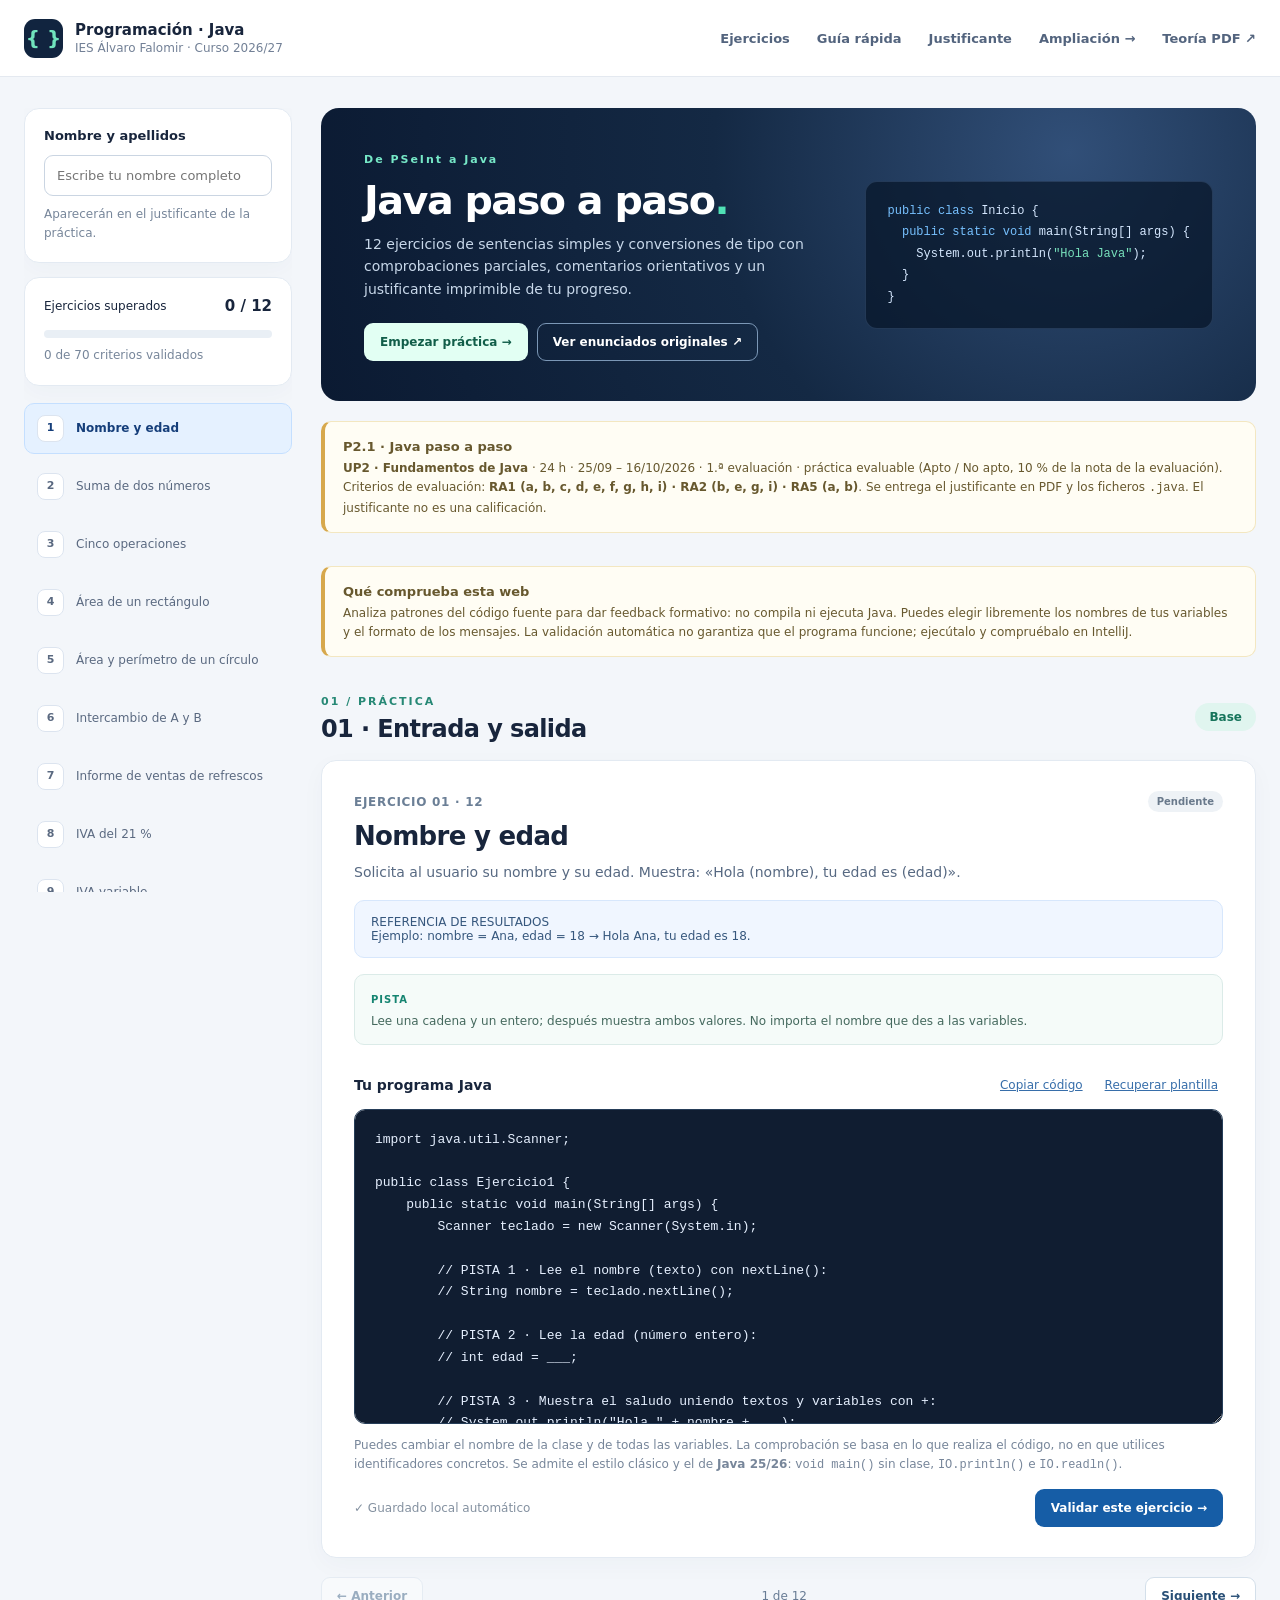
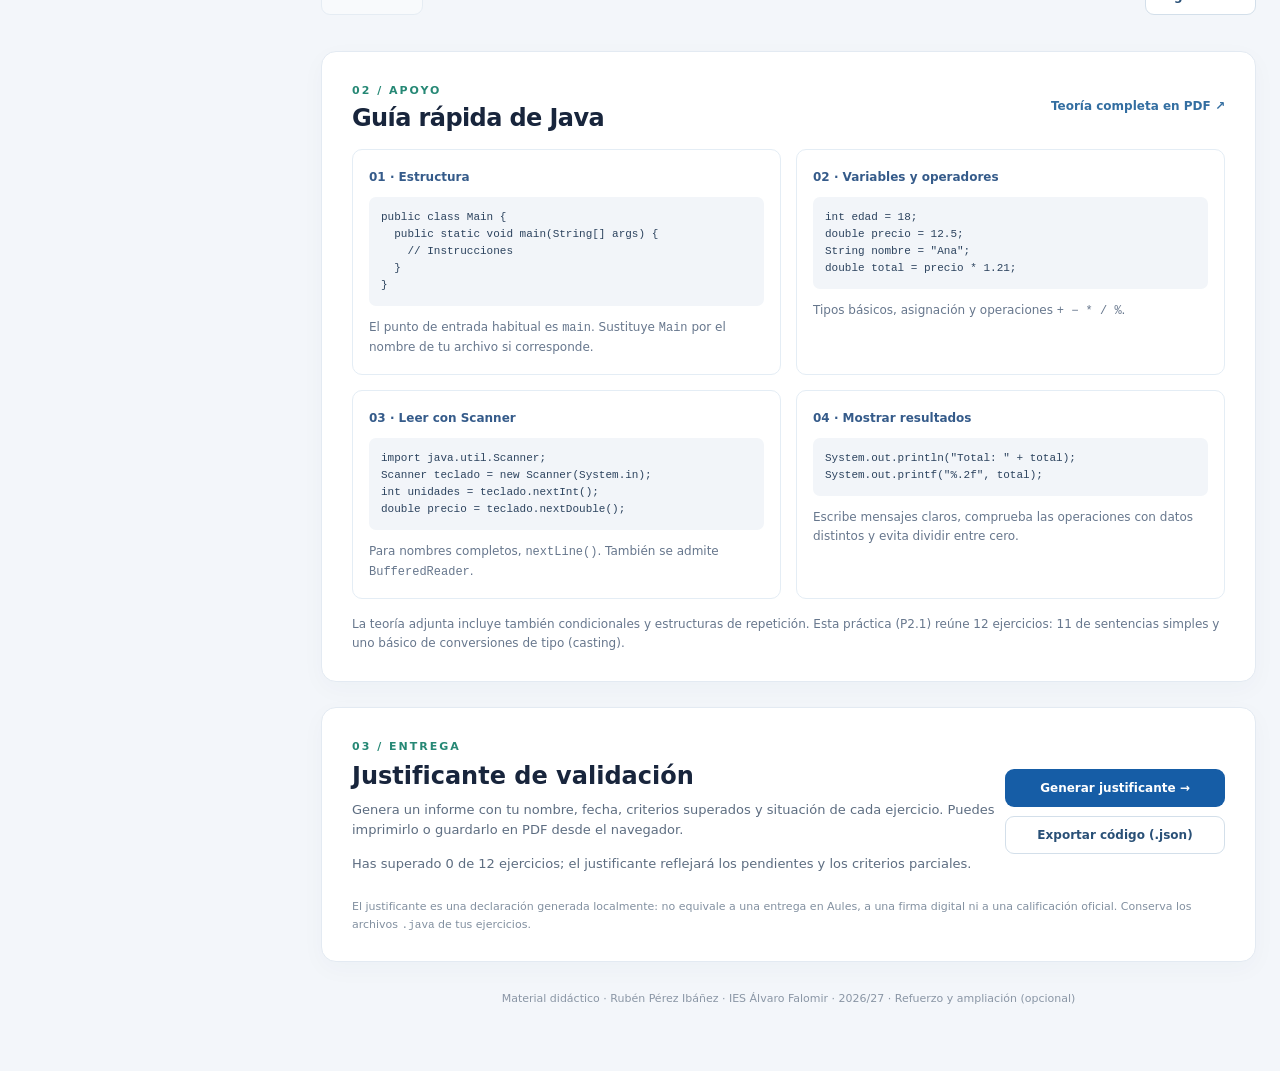
<file: index.html>
<!doctype html>
<html lang="es">
<head>
  <meta charset="utf-8">
  <meta name="viewport" content="width=device-width, initial-scale=1">
  <meta name="theme-color" content="#111d34">
  <meta name="description" content="Práctica de Java: sentencias simples, autovalidación formativa y justificante imprimible.">
  <title>Java paso a paso · Programación · Rubén Pérez Ibáñez</title>
  <link rel="stylesheet" href="styles.css">
  <script defer src="validator.js"></script>
  <script defer src="app.js"></script>
</head>
<body>
  <header class="topbar">
    <a href="#inicio" class="brand"><span class="brand-mark">{ }</span><span><strong>Programación · Java</strong><small>IES Álvaro Falomir · Curso 2026/27</small></span></a>
    <nav class="toplinks" aria-label="Navegación principal"><a href="#ejercicios">Ejercicios</a><a href="#guia">Guía rápida</a><a href="#entrega">Justificante</a><a href="ampliacion.html">Ampliación →</a><a href="material/Teoria_Java_elementos_basicos.pdf" target="_blank" rel="noopener">Teoría PDF ↗</a></nav>
  </header>

  <main id="inicio" class="shell">
    <aside class="sidebar">
      <section class="panel student-panel"><label for="studentName">Nombre y apellidos</label><input type="text" id="studentName" maxlength="120" placeholder="Escribe tu nombre completo" autocomplete="name"><p class="muted">Aparecerán en el justificante de la práctica.</p></section>
      <section class="panel progress-panel"><div class="inline"><span>Ejercicios superados</span><strong id="progressTotal">0 / 12</strong></div><div class="track"><div id="progressBar"></div></div><p class="muted" id="progressDetail">0 criterios validados</p></section>
      <nav id="exerciseNav" class="exercise-nav" aria-label="Seleccionar ejercicio"></nav>
      <section class="panel side-info"><strong>Modalidad de trabajo</strong><p>Resuelve cada ejercicio en <b>IntelliJ IDEA</b> y pega tu código aquí para recibir orientaciones. Los resultados se conservan en este navegador.</p><button id="resetBtn" class="btn subtle danger" type="button">Borrar mi progreso</button></section>
    </aside>

    <div class="workspace">
      <section class="hero"><div><span class="eyebrow">De PSeInt a Java</span><h1>Java paso a paso<span class="dot">.</span></h1><p>12 ejercicios de sentencias simples y conversiones de tipo con comprobaciones parciales, comentarios orientativos y un justificante imprimible de tu progreso.</p><div class="hero-actions"><a class="btn light" href="#ejercicios">Empezar práctica →</a><a class="btn outline-light" href="material/Ejercicios_Java_sentencias_simples.pdf" target="_blank" rel="noopener">Ver enunciados originales ↗</a></div></div><pre aria-hidden="true"><span>public class</span> Inicio {
  <span>public static void</span> main(String[] args) {
    System.out.println(<em>"Hola Java"</em>);
  }
}</pre></section>
      <section class="notice" role="note"><strong>P2.1 · Java paso a paso</strong><p><b>UP2 · Fundamentos de Java</b> · 24 h · 25/09 – 16/10/2026 · 1.ª evaluación · práctica evaluable (Apto / No apto, 10 % de la nota de la evaluación). Criterios de evaluación: <b>RA1 (a, b, c, d, e, f, g, h, i) · RA2 (b, e, g, i) · RA5 (a, b)</b>. Se entrega el justificante en PDF y los ficheros <code>.java</code>. El justificante no es una calificación.</p></section>
      <section class="notice" role="note"><strong>Qué comprueba esta web</strong><p>Analiza patrones del código fuente para dar feedback formativo: no compila ni ejecuta Java. Puedes elegir libremente los nombres de tus variables y el formato de los mensajes. La validación automática no garantiza que el programa funcione; ejecútalo y compruébalo en IntelliJ.</p></section>
      <section id="ejercicios" class="exercise-area"><div class="section-head"><div><span class="eyebrow dark">01 / PRÁCTICA</span><h2 id="exerciseHeading">Sentencias simples</h2></div><span id="levelBadge" class="badge">Base</span></div>
        <div class="exercise-card"><div class="number-row"><span id="exerciseNumber">Ejercicio 01 · 12</span><span id="exerciseState" class="pill">Pendiente</span></div><h3 id="exerciseTitle"></h3><p id="exerciseDesc" class="desc"></p><div id="exerciseData" class="data-box" hidden></div><div class="hint"><span>PISTA</span><p id="exerciseHint"></p></div>
          <div class="editor-head"><label for="codeEditor">Tu programa Java</label><div class="editor-actions"><button id="copyBtn" class="text-btn" type="button">Copiar código</button><button id="templateBtn" class="text-btn" type="button">Recuperar plantilla</button></div></div>
          <textarea id="codeEditor" spellcheck="false" autocapitalize="off" autocomplete="off" autocorrect="off" aria-describedby="editorHelp"></textarea><p id="editorHelp" class="muted editor-help">Puedes cambiar el nombre de la clase y de todas las variables. La comprobación se basa en lo que realiza el código, no en que utilices identificadores concretos. Se admite el estilo clásico y el de <b>Java 25/26</b>: <code>void main()</code> sin clase, <code>IO.println()</code> e <code>IO.readln()</code>.</p>
          <div class="editor-bottom"><span id="saveState" role="status">Guardado local automático</span><button id="validateBtn" class="btn primary" type="button">Validar este ejercicio →</button></div>
          <div id="feedback" class="feedback" aria-live="polite" hidden></div>
        </div>
        <div class="exercise-pagination"><button id="prevBtn" class="btn outline" type="button">← Anterior</button><span id="pagerText">1 de 12</span><button id="nextBtn" class="btn outline" type="button">Siguiente →</button></div>
      </section>

      <section id="guia" class="section-panel guide"><div class="section-head"><div><span class="eyebrow dark">02 / APOYO</span><h2>Guía rápida de Java</h2></div><a href="material/Teoria_Java_elementos_basicos.pdf" target="_blank" rel="noopener" class="small-link">Teoría completa en PDF ↗</a></div><div class="guide-grid"><article><b>01 · Estructura</b><pre>public class Main {
  public static void main(String[] args) {
    // Instrucciones
  }
}</pre><p>El punto de entrada habitual es <code>main</code>. Sustituye <code>Main</code> por el nombre de tu archivo si corresponde.</p></article><article><b>02 · Variables y operadores</b><pre>int edad = 18;
double precio = 12.5;
String nombre = "Ana";
double total = precio * 1.21;</pre><p>Tipos básicos, asignación y operaciones <code>+ − * / %</code>.</p></article><article><b>03 · Leer con Scanner</b><pre>import java.util.Scanner;
Scanner teclado = new Scanner(System.in);
int unidades = teclado.nextInt();
double precio = teclado.nextDouble();</pre><p>Para nombres completos, <code>nextLine()</code>. También se admite <code>BufferedReader</code>.</p></article><article><b>04 · Mostrar resultados</b><pre>System.out.println("Total: " + total);
System.out.printf("%.2f", total);</pre><p>Escribe mensajes claros, comprueba las operaciones con datos distintos y evita dividir entre cero.</p></article></div><p class="guide-foot">La teoría adjunta incluye también condicionales y estructuras de repetición. Esta práctica (P2.1) reúne 12 ejercicios: 11 de sentencias simples y uno básico de conversiones de tipo (casting).</p></section>
      <section id="entrega" class="finish section-panel"><div><span class="eyebrow dark">03 / ENTREGA</span><h2>Justificante de validación</h2><p>Genera un informe con tu nombre, fecha, criterios superados y situación de cada ejercicio. Puedes imprimirlo o guardarlo en PDF desde el navegador.</p><p id="finishStatus" class="muted"></p></div><div class="finish-actions"><button class="btn primary" type="button" id="receiptBtn">Generar justificante →</button><button class="btn outline" type="button" id="exportBtn">Exportar código (.json)</button></div><p class="legal">El justificante es una declaración generada localmente: no equivale a una entrega en Aules, a una firma digital ni a una calificación oficial. Conserva los archivos <code>.java</code> de tus ejercicios.</p></section>
      <footer class="footer">Material didáctico · Rubén Pérez Ibáñez · IES Álvaro Falomir · 2026/27 · <a href="refuerzo-ampliacion.html">Refuerzo y ampliación (opcional)</a></footer>
    </div>
  </main>

  <div id="receiptModal" class="modal" hidden><div class="backdrop" data-close></div><section class="modal-dialog" role="dialog" aria-modal="true" aria-labelledby="receiptTitle"><div class="modal-toolbar"><strong>Vista previa del justificante</strong><div><button id="printBtn" class="btn primary" type="button">Imprimir / Guardar PDF</button><button id="downloadBtn" class="btn outline" type="button">Descargar HTML</button><button class="btn subtle" type="button" data-close aria-label="Cerrar">Cerrar ×</button></div></div><article id="receiptDocument" class="receipt-document"></article></section></div>
</body>
</html>
</file>
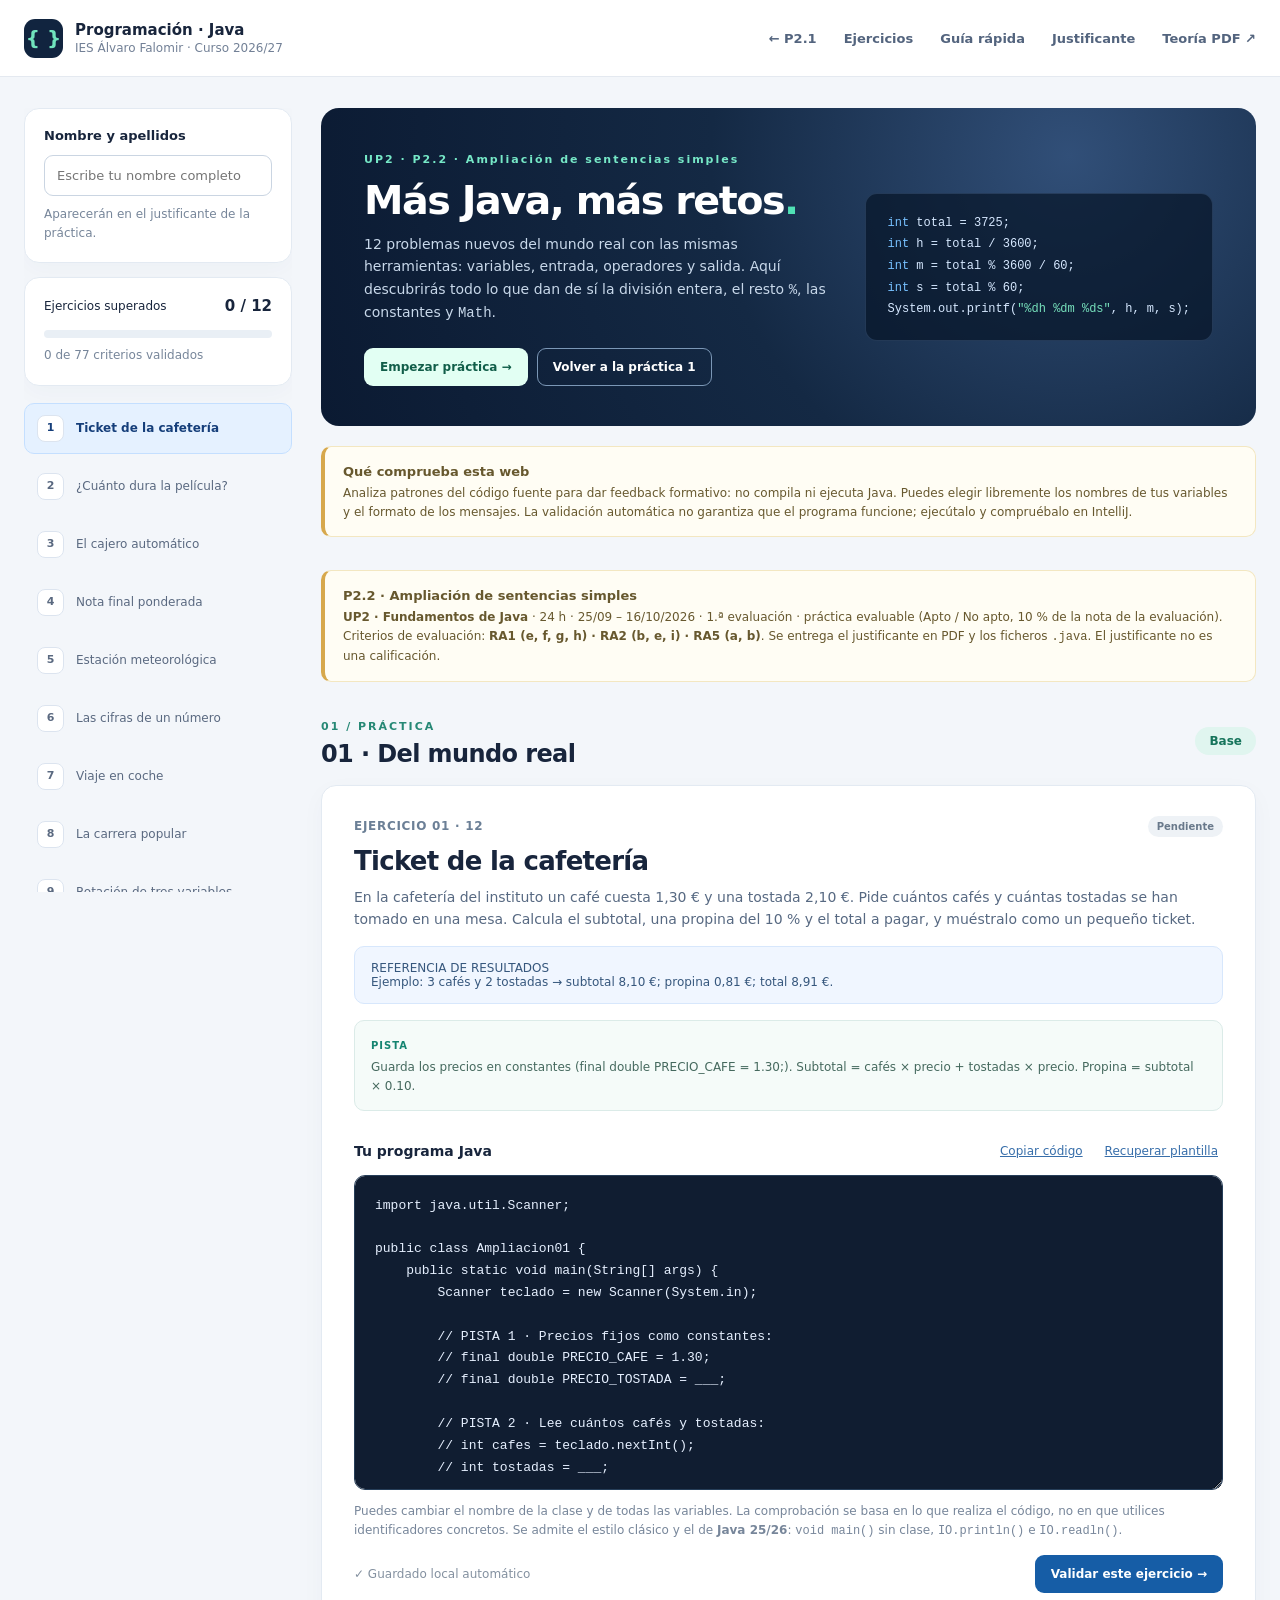
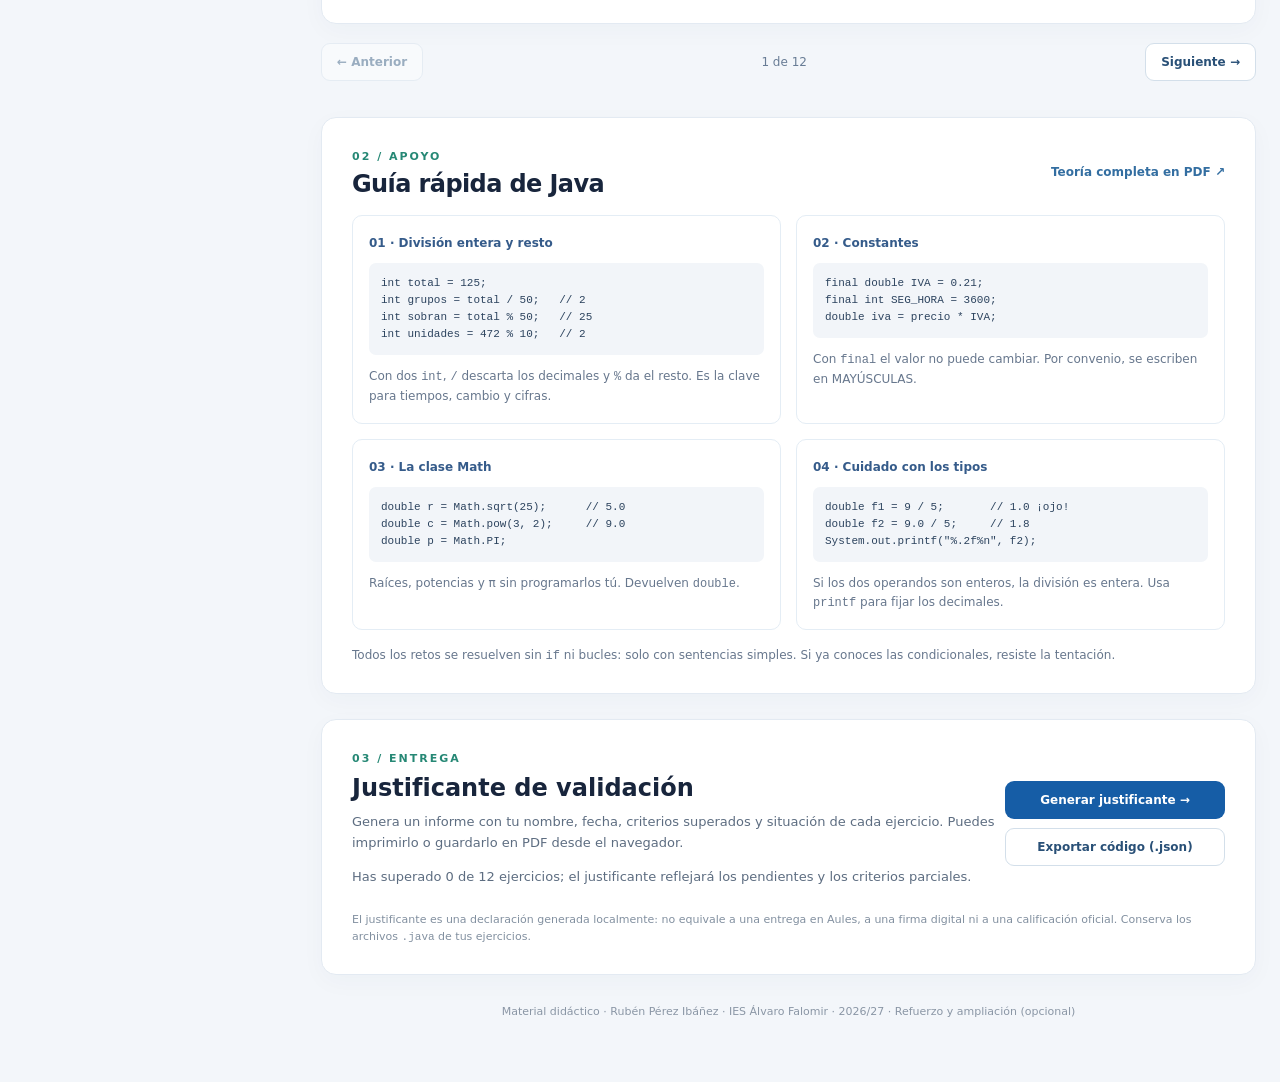
<file: ampliacion.html>
<!doctype html>
<html lang="es">
<head>
  <meta charset="utf-8">
  <meta name="viewport" content="width=device-width, initial-scale=1">
  <meta name="theme-color" content="#111d34">
  <meta name="description" content="Ampliación de Java: 12 retos de sentencias simples con autovalidación formativa y justificante imprimible.">
  <title>Java paso a paso · Ampliación · Rubén Pérez Ibáñez</title>
  <link rel="stylesheet" href="styles.css">
  <script defer src="validator.js"></script>
  <script defer src="validator-ampliacion.js"></script>
  <script defer src="app.js"></script>
</head>
<body>
  <header class="topbar">
    <a href="#inicio" class="brand"><span class="brand-mark">{ }</span><span><strong>Programación · Java</strong><small>IES Álvaro Falomir · Curso 2026/27</small></span></a>
    <nav class="toplinks" aria-label="Navegación principal"><a href="index.html">← P2.1</a><a href="#ejercicios">Ejercicios</a><a href="#guia">Guía rápida</a><a href="#entrega">Justificante</a><a href="material/Teoria_Java_elementos_basicos.pdf" target="_blank" rel="noopener">Teoría PDF ↗</a></nav>
  </header>

  <main id="inicio" class="shell">
    <aside class="sidebar">
      <section class="panel student-panel"><label for="studentName">Nombre y apellidos</label><input type="text" id="studentName" maxlength="120" placeholder="Escribe tu nombre completo" autocomplete="name"><p class="muted">Aparecerán en el justificante de la práctica.</p></section>
      <section class="panel progress-panel"><div class="inline"><span>Ejercicios superados</span><strong id="progressTotal">0 / 12</strong></div><div class="track"><div id="progressBar"></div></div><p class="muted" id="progressDetail">0 criterios validados</p></section>
      <nav id="exerciseNav" class="exercise-nav" aria-label="Seleccionar ejercicio"></nav>
      <section class="panel side-info"><strong>Modalidad de trabajo</strong><p>Resuelve cada ejercicio en <b>IntelliJ IDEA</b> y pega tu código aquí para recibir orientaciones. Los resultados se conservan en este navegador.</p><button id="resetBtn" class="btn subtle danger" type="button">Borrar mi progreso</button></section>
    </aside>

    <div class="workspace">
      <section class="hero"><div><span class="eyebrow">UP2 · P2.2 · Ampliación de sentencias simples</span><h1>Más Java, más retos<span class="dot">.</span></h1><p>12 problemas nuevos del mundo real con las mismas herramientas: variables, entrada, operadores y salida. Aquí descubrirás todo lo que dan de sí la división entera, el resto <code>%</code>, las constantes y <code>Math</code>.</p><div class="hero-actions"><a class="btn light" href="#ejercicios">Empezar práctica →</a><a class="btn outline-light" href="index.html">Volver a la práctica 1</a></div></div><pre aria-hidden="true"><span>int</span> total = 3725;
<span>int</span> h = total / 3600;
<span>int</span> m = total % 3600 / 60;
<span>int</span> s = total % 60;
System.out.printf(<em>"%dh %dm %ds"</em>, h, m, s);</pre></section>
      <section class="notice" role="note"><strong>Qué comprueba esta web</strong><p>Analiza patrones del código fuente para dar feedback formativo: no compila ni ejecuta Java. Puedes elegir libremente los nombres de tus variables y el formato de los mensajes. La validación automática no garantiza que el programa funcione; ejecútalo y compruébalo en IntelliJ.</p></section>
      <section class="notice" role="note"><strong>P2.2 · Ampliación de sentencias simples</strong><p><b>UP2 · Fundamentos de Java</b> · 24 h · 25/09 – 16/10/2026 · 1.ª evaluación · práctica evaluable (Apto / No apto, 10 % de la nota de la evaluación). Criterios de evaluación: <b>RA1 (e, f, g, h) · RA2 (b, e, i) · RA5 (a, b)</b>. Se entrega el justificante en PDF y los ficheros <code>.java</code>. El justificante no es una calificación.</p></section>
      <section id="ejercicios" class="exercise-area"><div class="section-head"><div><span class="eyebrow dark">01 / PRÁCTICA</span><h2 id="exerciseHeading">Ampliación · Sentencias simples</h2></div><span id="levelBadge" class="badge">Base</span></div>
        <div class="exercise-card"><div class="number-row"><span id="exerciseNumber">Ejercicio 01 · 12</span><span id="exerciseState" class="pill">Pendiente</span></div><h3 id="exerciseTitle"></h3><p id="exerciseDesc" class="desc"></p><div id="exerciseData" class="data-box" hidden></div><div class="hint"><span>PISTA</span><p id="exerciseHint"></p></div>
          <div class="editor-head"><label for="codeEditor">Tu programa Java</label><div class="editor-actions"><button id="copyBtn" class="text-btn" type="button">Copiar código</button><button id="templateBtn" class="text-btn" type="button">Recuperar plantilla</button></div></div>
          <textarea id="codeEditor" spellcheck="false" autocapitalize="off" autocomplete="off" autocorrect="off" aria-describedby="editorHelp"></textarea><p id="editorHelp" class="muted editor-help">Puedes cambiar el nombre de la clase y de todas las variables. La comprobación se basa en lo que realiza el código, no en que utilices identificadores concretos. Se admite el estilo clásico y el de <b>Java 25/26</b>: <code>void main()</code> sin clase, <code>IO.println()</code> e <code>IO.readln()</code>.</p>
          <div class="editor-bottom"><span id="saveState" role="status">Guardado local automático</span><button id="validateBtn" class="btn primary" type="button">Validar este ejercicio →</button></div>
          <div id="feedback" class="feedback" aria-live="polite" hidden></div>
        </div>
        <div class="exercise-pagination"><button id="prevBtn" class="btn outline" type="button">← Anterior</button><span id="pagerText">1 de 12</span><button id="nextBtn" class="btn outline" type="button">Siguiente →</button></div>
      </section>

      <section id="guia" class="section-panel guide"><div class="section-head"><div><span class="eyebrow dark">02 / APOYO</span><h2>Guía rápida de Java</h2></div><a href="material/Teoria_Java_elementos_basicos.pdf" target="_blank" rel="noopener" class="small-link">Teoría completa en PDF ↗</a></div><div class="guide-grid"><article><b>01 · División entera y resto</b><pre>int total = 125;
int grupos = total / 50;   // 2
int sobran = total % 50;   // 25
int unidades = 472 % 10;   // 2</pre><p>Con dos <code>int</code>, <code>/</code> descarta los decimales y <code>%</code> da el resto. Es la clave para tiempos, cambio y cifras.</p></article><article><b>02 · Constantes</b><pre>final double IVA = 0.21;
final int SEG_HORA = 3600;
double iva = precio * IVA;</pre><p>Con <code>final</code> el valor no puede cambiar. Por convenio, se escriben en MAYÚSCULAS.</p></article><article><b>03 · La clase Math</b><pre>double r = Math.sqrt(25);      // 5.0
double c = Math.pow(3, 2);     // 9.0
double p = Math.PI;</pre><p>Raíces, potencias y π sin programarlos tú. Devuelven <code>double</code>.</p></article><article><b>04 · Cuidado con los tipos</b><pre>double f1 = 9 / 5;       // 1.0 ¡ojo!
double f2 = 9.0 / 5;     // 1.8
System.out.printf("%.2f%n", f2);</pre><p>Si los dos operandos son enteros, la división es entera. Usa <code>printf</code> para fijar los decimales.</p></article></div><p class="guide-foot">Todos los retos se resuelven sin <code>if</code> ni bucles: solo con sentencias simples. Si ya conoces las condicionales, resiste la tentación.</p></section>
      <section id="entrega" class="finish section-panel"><div><span class="eyebrow dark">03 / ENTREGA</span><h2>Justificante de validación</h2><p>Genera un informe con tu nombre, fecha, criterios superados y situación de cada ejercicio. Puedes imprimirlo o guardarlo en PDF desde el navegador.</p><p id="finishStatus" class="muted"></p></div><div class="finish-actions"><button class="btn primary" type="button" id="receiptBtn">Generar justificante →</button><button class="btn outline" type="button" id="exportBtn">Exportar código (.json)</button></div><p class="legal">El justificante es una declaración generada localmente: no equivale a una entrega en Aules, a una firma digital ni a una calificación oficial. Conserva los archivos <code>.java</code> de tus ejercicios.</p></section>
      <footer class="footer">Material didáctico · Rubén Pérez Ibáñez · IES Álvaro Falomir · 2026/27 · <a href="refuerzo-ampliacion.html">Refuerzo y ampliación (opcional)</a></footer>
    </div>
  </main>

  <div id="receiptModal" class="modal" hidden><div class="backdrop" data-close></div><section class="modal-dialog" role="dialog" aria-modal="true" aria-labelledby="receiptTitle"><div class="modal-toolbar"><strong>Vista previa del justificante</strong><div><button id="printBtn" class="btn primary" type="button">Imprimir / Guardar PDF</button><button id="downloadBtn" class="btn outline" type="button">Descargar HTML</button><button class="btn subtle" type="button" data-close aria-label="Cerrar">Cerrar ×</button></div></div><article id="receiptDocument" class="receipt-document"></article></section></div>
</body>
</html>
</file>
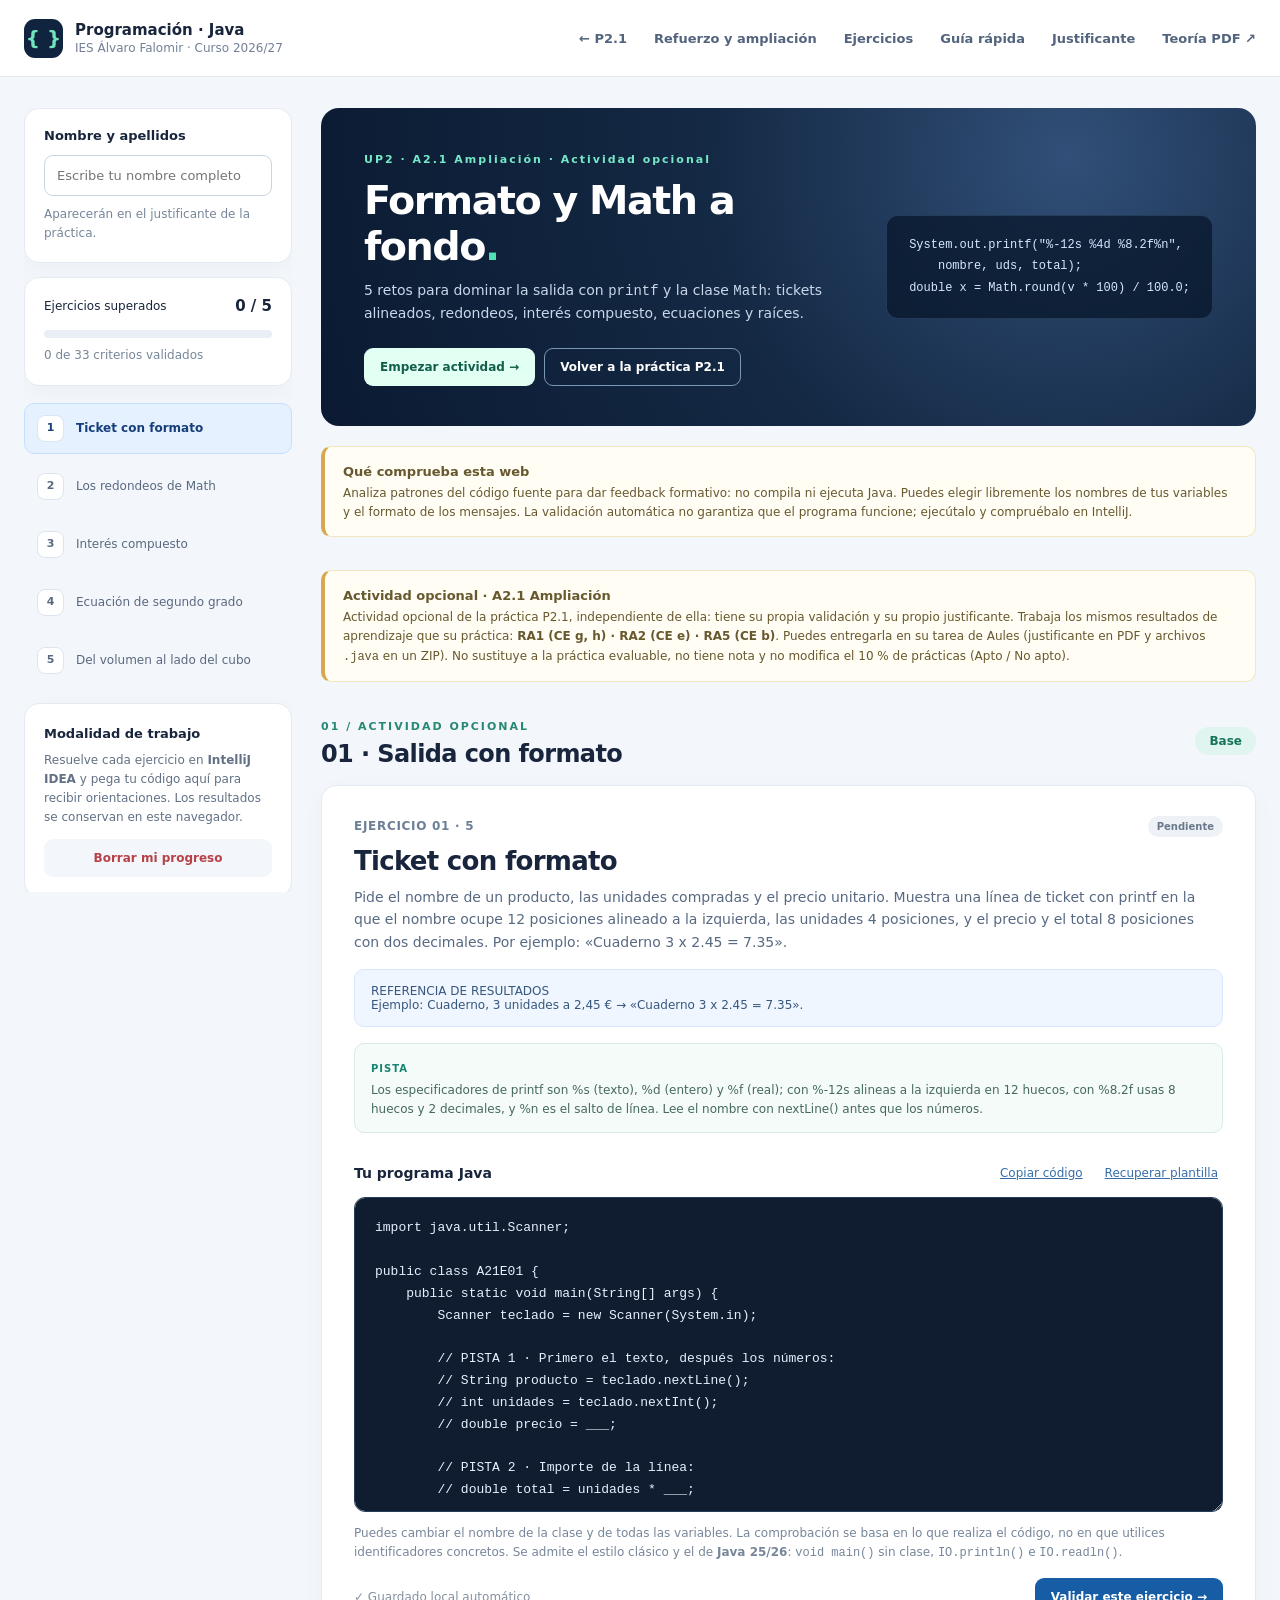
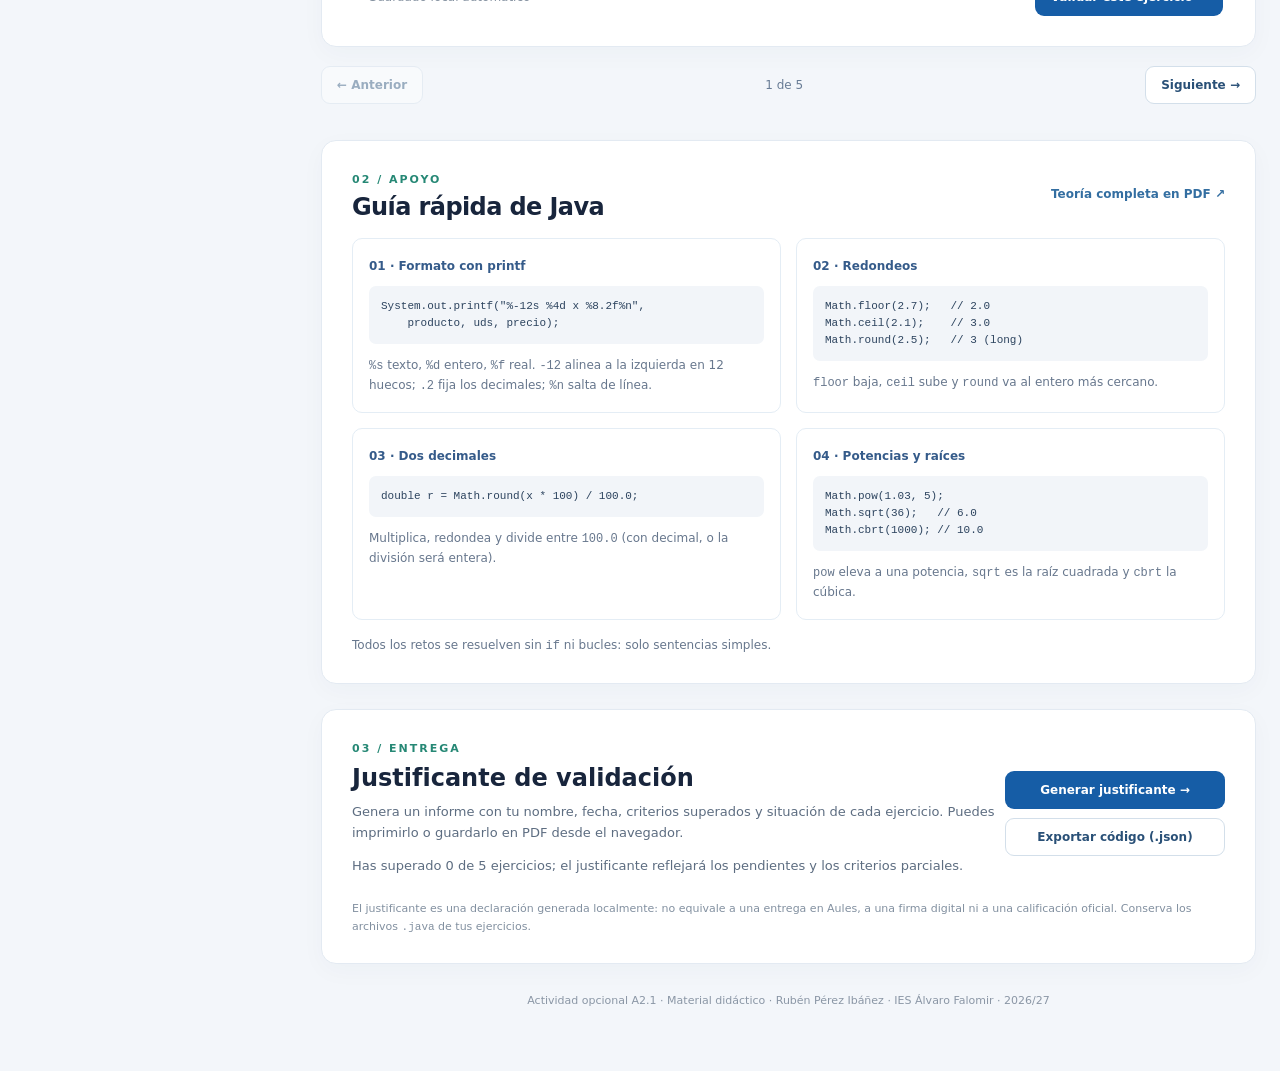
<file: ampliacion1.html>
<!doctype html>
<html lang="es">
<head>
  <meta charset="utf-8">
  <meta name="viewport" content="width=device-width, initial-scale=1">
  <meta name="theme-color" content="#111d34">
  <meta name="description" content="Ampliación opcional de la P2.1: 5 retos con salida formateada (printf) y cálculos con Math (redondeo, potencias, raíces), con autovalidación formativa y justificante.">
  <title>Java paso a paso · A2.1 Ampliación (opcional) · Rubén Pérez Ibáñez</title>
  <link rel="stylesheet" href="styles.css">
  <script defer src="validator.js"></script>
  <script defer src="validator-a1.js"></script>
  <script defer src="app.js"></script>
</head>
<body>
  <header class="topbar">
    <a href="#inicio" class="brand"><span class="brand-mark">{ }</span><span><strong>Programación · Java</strong><small>IES Álvaro Falomir · Curso 2026/27</small></span></a>
    <nav class="toplinks" aria-label="Navegación principal"><a href="index.html">← P2.1</a><a href="refuerzo-ampliacion.html">Refuerzo y ampliación</a><a href="#ejercicios">Ejercicios</a><a href="#guia">Guía rápida</a><a href="#entrega">Justificante</a><a href="material/Teoria_Java_elementos_basicos.pdf" target="_blank" rel="noopener">Teoría PDF ↗</a></nav>
  </header>

  <main id="inicio" class="shell">
    <aside class="sidebar">
      <section class="panel student-panel"><label for="studentName">Nombre y apellidos</label><input type="text" id="studentName" maxlength="120" placeholder="Escribe tu nombre completo" autocomplete="name"><p class="muted">Aparecerán en el justificante de la práctica.</p></section>
      <section class="panel progress-panel"><div class="inline"><span>Ejercicios superados</span><strong id="progressTotal">0 / 5</strong></div><div class="track"><div id="progressBar"></div></div><p class="muted" id="progressDetail">0 criterios validados</p></section>
      <nav id="exerciseNav" class="exercise-nav" aria-label="Seleccionar ejercicio"></nav>
      <section class="panel side-info"><strong>Modalidad de trabajo</strong><p>Resuelve cada ejercicio en <b>IntelliJ IDEA</b> y pega tu código aquí para recibir orientaciones. Los resultados se conservan en este navegador.</p><button id="resetBtn" class="btn subtle danger" type="button">Borrar mi progreso</button></section>
    </aside>

    <div class="workspace">
      <section class="hero"><div><span class="eyebrow">UP2 · A2.1 Ampliación · Actividad opcional</span><h1>Formato y Math a fondo<span class="dot">.</span></h1><p>5 retos para dominar la salida con <code>printf</code> y la clase <code>Math</code>: tickets alineados, redondeos, interés compuesto, ecuaciones y raíces.</p><div class="hero-actions"><a class="btn light" href="#ejercicios">Empezar actividad →</a><a class="btn outline-light" href="index.html">Volver a la práctica P2.1</a></div></div><pre aria-hidden="true">System.out.printf(&quot;%-12s %4d %8.2f%n&quot;,
    nombre, uds, total);
double x = Math.round(v * 100) / 100.0;</pre></section>
      <section class="notice" role="note"><strong>Qué comprueba esta web</strong><p>Analiza patrones del código fuente para dar feedback formativo: no compila ni ejecuta Java. Puedes elegir libremente los nombres de tus variables y el formato de los mensajes. La validación automática no garantiza que el programa funcione; ejecútalo y compruébalo en IntelliJ.</p></section>
      <section class="notice" role="note"><strong>Actividad opcional · A2.1 Ampliación</strong><p>Actividad opcional de la práctica P2.1, independiente de ella: tiene su propia validación y su propio justificante. Trabaja los mismos resultados de aprendizaje que su práctica: <b>RA1 (CE g, h) · RA2 (CE e) · RA5 (CE b)</b>. Puedes entregarla en su tarea de Aules (justificante en PDF y archivos <code>.java</code> en un ZIP). No sustituye a la práctica evaluable, no tiene nota y no modifica el 10 % de prácticas (Apto / No apto).</p></section>
      <section id="ejercicios" class="exercise-area"><div class="section-head"><div><span class="eyebrow dark">01 / ACTIVIDAD OPCIONAL</span><h2 id="exerciseHeading">Ampliación · printf y Math</h2></div><span id="levelBadge" class="badge">Base</span></div>
        <div class="exercise-card"><div class="number-row"><span id="exerciseNumber">Ejercicio 01 · 12</span><span id="exerciseState" class="pill">Pendiente</span></div><h3 id="exerciseTitle"></h3><p id="exerciseDesc" class="desc"></p><div id="exerciseData" class="data-box" hidden></div><div class="hint"><span>PISTA</span><p id="exerciseHint"></p></div>
          <div class="editor-head"><label for="codeEditor">Tu programa Java</label><div class="editor-actions"><button id="copyBtn" class="text-btn" type="button">Copiar código</button><button id="templateBtn" class="text-btn" type="button">Recuperar plantilla</button></div></div>
          <textarea id="codeEditor" spellcheck="false" autocapitalize="off" autocomplete="off" autocorrect="off" aria-describedby="editorHelp"></textarea><p id="editorHelp" class="muted editor-help">Puedes cambiar el nombre de la clase y de todas las variables. La comprobación se basa en lo que realiza el código, no en que utilices identificadores concretos. Se admite el estilo clásico y el de <b>Java 25/26</b>: <code>void main()</code> sin clase, <code>IO.println()</code> e <code>IO.readln()</code>.</p>
          <div class="editor-bottom"><span id="saveState" role="status">Guardado local automático</span><button id="validateBtn" class="btn primary" type="button">Validar este ejercicio →</button></div>
          <div id="feedback" class="feedback" aria-live="polite" hidden></div>
        </div>
        <div class="exercise-pagination"><button id="prevBtn" class="btn outline" type="button">← Anterior</button><span id="pagerText">1 de 12</span><button id="nextBtn" class="btn outline" type="button">Siguiente →</button></div>
      </section>

      <section id="guia" class="section-panel guide"><div class="section-head"><div><span class="eyebrow dark">02 / APOYO</span><h2>Guía rápida de Java</h2></div><a href="material/Teoria_Java_elementos_basicos.pdf" target="_blank" rel="noopener" class="small-link">Teoría completa en PDF ↗</a></div><div class="guide-grid"><article><b>01 · Formato con printf</b><pre>System.out.printf(&quot;%-12s %4d x %8.2f%n&quot;,
    producto, uds, precio);</pre><p><code>%s</code> texto, <code>%d</code> entero, <code>%f</code> real. <code>-12</code> alinea a la izquierda en 12 huecos; <code>.2</code> fija los decimales; <code>%n</code> salta de línea.</p></article><article><b>02 · Redondeos</b><pre>Math.floor(2.7);   // 2.0
Math.ceil(2.1);    // 3.0
Math.round(2.5);   // 3 (long)</pre><p><code>floor</code> baja, <code>ceil</code> sube y <code>round</code> va al entero más cercano.</p></article><article><b>03 · Dos decimales</b><pre>double r = Math.round(x * 100) / 100.0;</pre><p>Multiplica, redondea y divide entre <code>100.0</code> (con decimal, o la división será entera).</p></article><article><b>04 · Potencias y raíces</b><pre>Math.pow(1.03, 5);
Math.sqrt(36);   // 6.0
Math.cbrt(1000); // 10.0</pre><p><code>pow</code> eleva a una potencia, <code>sqrt</code> es la raíz cuadrada y <code>cbrt</code> la cúbica.</p></article></div><p class="guide-foot">Todos los retos se resuelven sin <code>if</code> ni bucles: solo sentencias simples.</p></section>
      <section id="entrega" class="finish section-panel"><div><span class="eyebrow dark">03 / ENTREGA</span><h2>Justificante de validación</h2><p>Genera un informe con tu nombre, fecha, criterios superados y situación de cada ejercicio. Puedes imprimirlo o guardarlo en PDF desde el navegador.</p><p id="finishStatus" class="muted"></p></div><div class="finish-actions"><button class="btn primary" type="button" id="receiptBtn">Generar justificante →</button><button class="btn outline" type="button" id="exportBtn">Exportar código (.json)</button></div><p class="legal">El justificante es una declaración generada localmente: no equivale a una entrega en Aules, a una firma digital ni a una calificación oficial. Conserva los archivos <code>.java</code> de tus ejercicios.</p></section>
      <footer class="footer">Actividad opcional A2.1 · Material didáctico · Rubén Pérez Ibáñez · IES Álvaro Falomir · 2026/27</footer>
    </div>
  </main>

  <div id="receiptModal" class="modal" hidden><div class="backdrop" data-close></div><section class="modal-dialog" role="dialog" aria-modal="true" aria-labelledby="receiptTitle"><div class="modal-toolbar"><strong>Vista previa del justificante</strong><div><button id="printBtn" class="btn primary" type="button">Imprimir / Guardar PDF</button><button id="downloadBtn" class="btn outline" type="button">Descargar HTML</button><button class="btn subtle" type="button" data-close aria-label="Cerrar">Cerrar ×</button></div></div><article id="receiptDocument" class="receipt-document"></article></section></div>
</body>
</html>
</file>
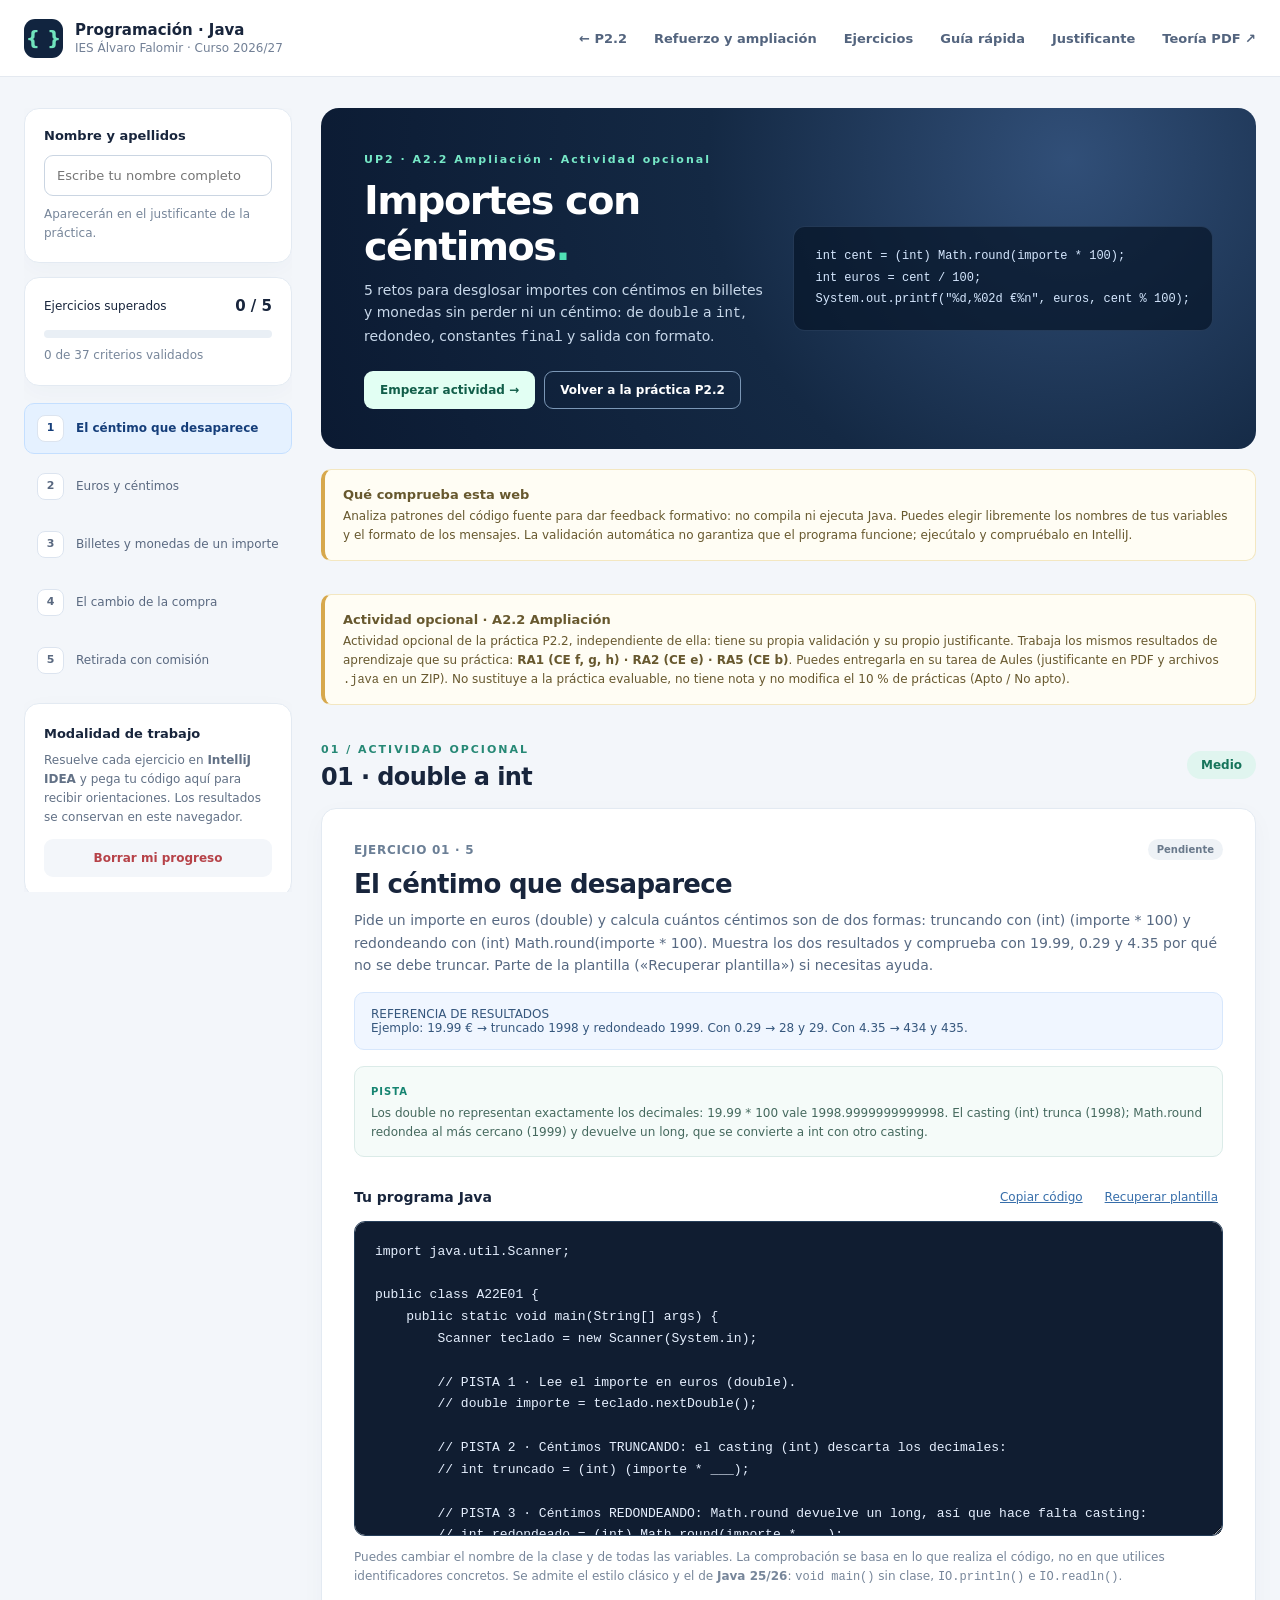
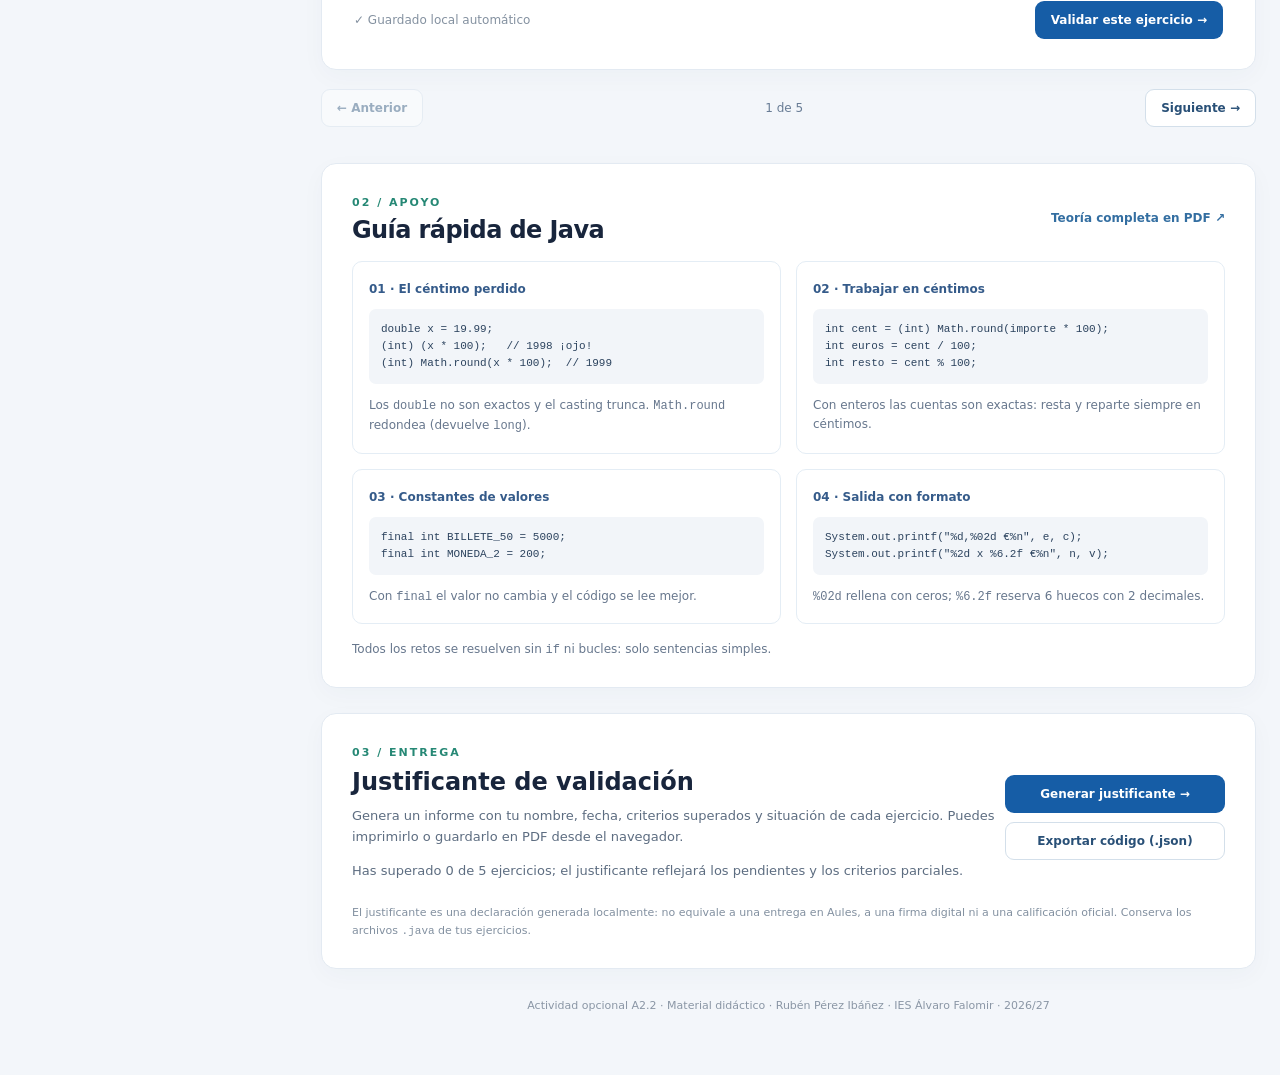
<file: ampliacion2.html>
<!doctype html>
<html lang="es">
<head>
  <meta charset="utf-8">
  <meta name="viewport" content="width=device-width, initial-scale=1">
  <meta name="theme-color" content="#111d34">
  <meta name="description" content="Ampliación opcional de la P2.2: 5 retos de importes con céntimos (double a int, redondeo, constantes final y salida con formato), con autovalidación formativa y justificante.">
  <title>Java paso a paso · A2.2 Ampliación (opcional) · Rubén Pérez Ibáñez</title>
  <link rel="stylesheet" href="styles.css">
  <script defer src="validator.js"></script>
  <script defer src="validator-a2.js"></script>
  <script defer src="app.js"></script>
</head>
<body>
  <header class="topbar">
    <a href="#inicio" class="brand"><span class="brand-mark">{ }</span><span><strong>Programación · Java</strong><small>IES Álvaro Falomir · Curso 2026/27</small></span></a>
    <nav class="toplinks" aria-label="Navegación principal"><a href="ampliacion.html">← P2.2</a><a href="refuerzo-ampliacion.html">Refuerzo y ampliación</a><a href="#ejercicios">Ejercicios</a><a href="#guia">Guía rápida</a><a href="#entrega">Justificante</a><a href="material/Teoria_Java_elementos_basicos.pdf" target="_blank" rel="noopener">Teoría PDF ↗</a></nav>
  </header>

  <main id="inicio" class="shell">
    <aside class="sidebar">
      <section class="panel student-panel"><label for="studentName">Nombre y apellidos</label><input type="text" id="studentName" maxlength="120" placeholder="Escribe tu nombre completo" autocomplete="name"><p class="muted">Aparecerán en el justificante de la práctica.</p></section>
      <section class="panel progress-panel"><div class="inline"><span>Ejercicios superados</span><strong id="progressTotal">0 / 5</strong></div><div class="track"><div id="progressBar"></div></div><p class="muted" id="progressDetail">0 criterios validados</p></section>
      <nav id="exerciseNav" class="exercise-nav" aria-label="Seleccionar ejercicio"></nav>
      <section class="panel side-info"><strong>Modalidad de trabajo</strong><p>Resuelve cada ejercicio en <b>IntelliJ IDEA</b> y pega tu código aquí para recibir orientaciones. Los resultados se conservan en este navegador.</p><button id="resetBtn" class="btn subtle danger" type="button">Borrar mi progreso</button></section>
    </aside>

    <div class="workspace">
      <section class="hero"><div><span class="eyebrow">UP2 · A2.2 Ampliación · Actividad opcional</span><h1>Importes con céntimos<span class="dot">.</span></h1><p>5 retos para desglosar importes con céntimos en billetes y monedas sin perder ni un céntimo: de <code>double</code> a <code>int</code>, redondeo, constantes <code>final</code> y salida con formato.</p><div class="hero-actions"><a class="btn light" href="#ejercicios">Empezar actividad →</a><a class="btn outline-light" href="ampliacion.html">Volver a la práctica P2.2</a></div></div><pre aria-hidden="true">int cent = (int) Math.round(importe * 100);
int euros = cent / 100;
System.out.printf(&quot;%d,%02d €%n&quot;, euros, cent % 100);</pre></section>
      <section class="notice" role="note"><strong>Qué comprueba esta web</strong><p>Analiza patrones del código fuente para dar feedback formativo: no compila ni ejecuta Java. Puedes elegir libremente los nombres de tus variables y el formato de los mensajes. La validación automática no garantiza que el programa funcione; ejecútalo y compruébalo en IntelliJ.</p></section>
      <section class="notice" role="note"><strong>Actividad opcional · A2.2 Ampliación</strong><p>Actividad opcional de la práctica P2.2, independiente de ella: tiene su propia validación y su propio justificante. Trabaja los mismos resultados de aprendizaje que su práctica: <b>RA1 (CE f, g, h) · RA2 (CE e) · RA5 (CE b)</b>. Puedes entregarla en su tarea de Aules (justificante en PDF y archivos <code>.java</code> en un ZIP). No sustituye a la práctica evaluable, no tiene nota y no modifica el 10 % de prácticas (Apto / No apto).</p></section>
      <section id="ejercicios" class="exercise-area"><div class="section-head"><div><span class="eyebrow dark">01 / ACTIVIDAD OPCIONAL</span><h2 id="exerciseHeading">Ampliación · Importes con céntimos</h2></div><span id="levelBadge" class="badge">Base</span></div>
        <div class="exercise-card"><div class="number-row"><span id="exerciseNumber">Ejercicio 01 · 12</span><span id="exerciseState" class="pill">Pendiente</span></div><h3 id="exerciseTitle"></h3><p id="exerciseDesc" class="desc"></p><div id="exerciseData" class="data-box" hidden></div><div class="hint"><span>PISTA</span><p id="exerciseHint"></p></div>
          <div class="editor-head"><label for="codeEditor">Tu programa Java</label><div class="editor-actions"><button id="copyBtn" class="text-btn" type="button">Copiar código</button><button id="templateBtn" class="text-btn" type="button">Recuperar plantilla</button></div></div>
          <textarea id="codeEditor" spellcheck="false" autocapitalize="off" autocomplete="off" autocorrect="off" aria-describedby="editorHelp"></textarea><p id="editorHelp" class="muted editor-help">Puedes cambiar el nombre de la clase y de todas las variables. La comprobación se basa en lo que realiza el código, no en que utilices identificadores concretos. Se admite el estilo clásico y el de <b>Java 25/26</b>: <code>void main()</code> sin clase, <code>IO.println()</code> e <code>IO.readln()</code>.</p>
          <div class="editor-bottom"><span id="saveState" role="status">Guardado local automático</span><button id="validateBtn" class="btn primary" type="button">Validar este ejercicio →</button></div>
          <div id="feedback" class="feedback" aria-live="polite" hidden></div>
        </div>
        <div class="exercise-pagination"><button id="prevBtn" class="btn outline" type="button">← Anterior</button><span id="pagerText">1 de 12</span><button id="nextBtn" class="btn outline" type="button">Siguiente →</button></div>
      </section>

      <section id="guia" class="section-panel guide"><div class="section-head"><div><span class="eyebrow dark">02 / APOYO</span><h2>Guía rápida de Java</h2></div><a href="material/Teoria_Java_elementos_basicos.pdf" target="_blank" rel="noopener" class="small-link">Teoría completa en PDF ↗</a></div><div class="guide-grid"><article><b>01 · El céntimo perdido</b><pre>double x = 19.99;
(int) (x * 100);   // 1998 ¡ojo!
(int) Math.round(x * 100);  // 1999</pre><p>Los <code>double</code> no son exactos y el casting trunca. <code>Math.round</code> redondea (devuelve <code>long</code>).</p></article><article><b>02 · Trabajar en céntimos</b><pre>int cent = (int) Math.round(importe * 100);
int euros = cent / 100;
int resto = cent % 100;</pre><p>Con enteros las cuentas son exactas: resta y reparte siempre en céntimos.</p></article><article><b>03 · Constantes de valores</b><pre>final int BILLETE_50 = 5000;
final int MONEDA_2 = 200;</pre><p>Con <code>final</code> el valor no cambia y el código se lee mejor.</p></article><article><b>04 · Salida con formato</b><pre>System.out.printf(&quot;%d,%02d €%n&quot;, e, c);
System.out.printf(&quot;%2d x %6.2f €%n&quot;, n, v);</pre><p><code>%02d</code> rellena con ceros; <code>%6.2f</code> reserva 6 huecos con 2 decimales.</p></article></div><p class="guide-foot">Todos los retos se resuelven sin <code>if</code> ni bucles: solo sentencias simples.</p></section>
      <section id="entrega" class="finish section-panel"><div><span class="eyebrow dark">03 / ENTREGA</span><h2>Justificante de validación</h2><p>Genera un informe con tu nombre, fecha, criterios superados y situación de cada ejercicio. Puedes imprimirlo o guardarlo en PDF desde el navegador.</p><p id="finishStatus" class="muted"></p></div><div class="finish-actions"><button class="btn primary" type="button" id="receiptBtn">Generar justificante →</button><button class="btn outline" type="button" id="exportBtn">Exportar código (.json)</button></div><p class="legal">El justificante es una declaración generada localmente: no equivale a una entrega en Aules, a una firma digital ni a una calificación oficial. Conserva los archivos <code>.java</code> de tus ejercicios.</p></section>
      <footer class="footer">Actividad opcional A2.2 · Material didáctico · Rubén Pérez Ibáñez · IES Álvaro Falomir · 2026/27</footer>
    </div>
  </main>

  <div id="receiptModal" class="modal" hidden><div class="backdrop" data-close></div><section class="modal-dialog" role="dialog" aria-modal="true" aria-labelledby="receiptTitle"><div class="modal-toolbar"><strong>Vista previa del justificante</strong><div><button id="printBtn" class="btn primary" type="button">Imprimir / Guardar PDF</button><button id="downloadBtn" class="btn outline" type="button">Descargar HTML</button><button class="btn subtle" type="button" data-close aria-label="Cerrar">Cerrar ×</button></div></div><article id="receiptDocument" class="receipt-document"></article></section></div>
</body>
</html>
</file>
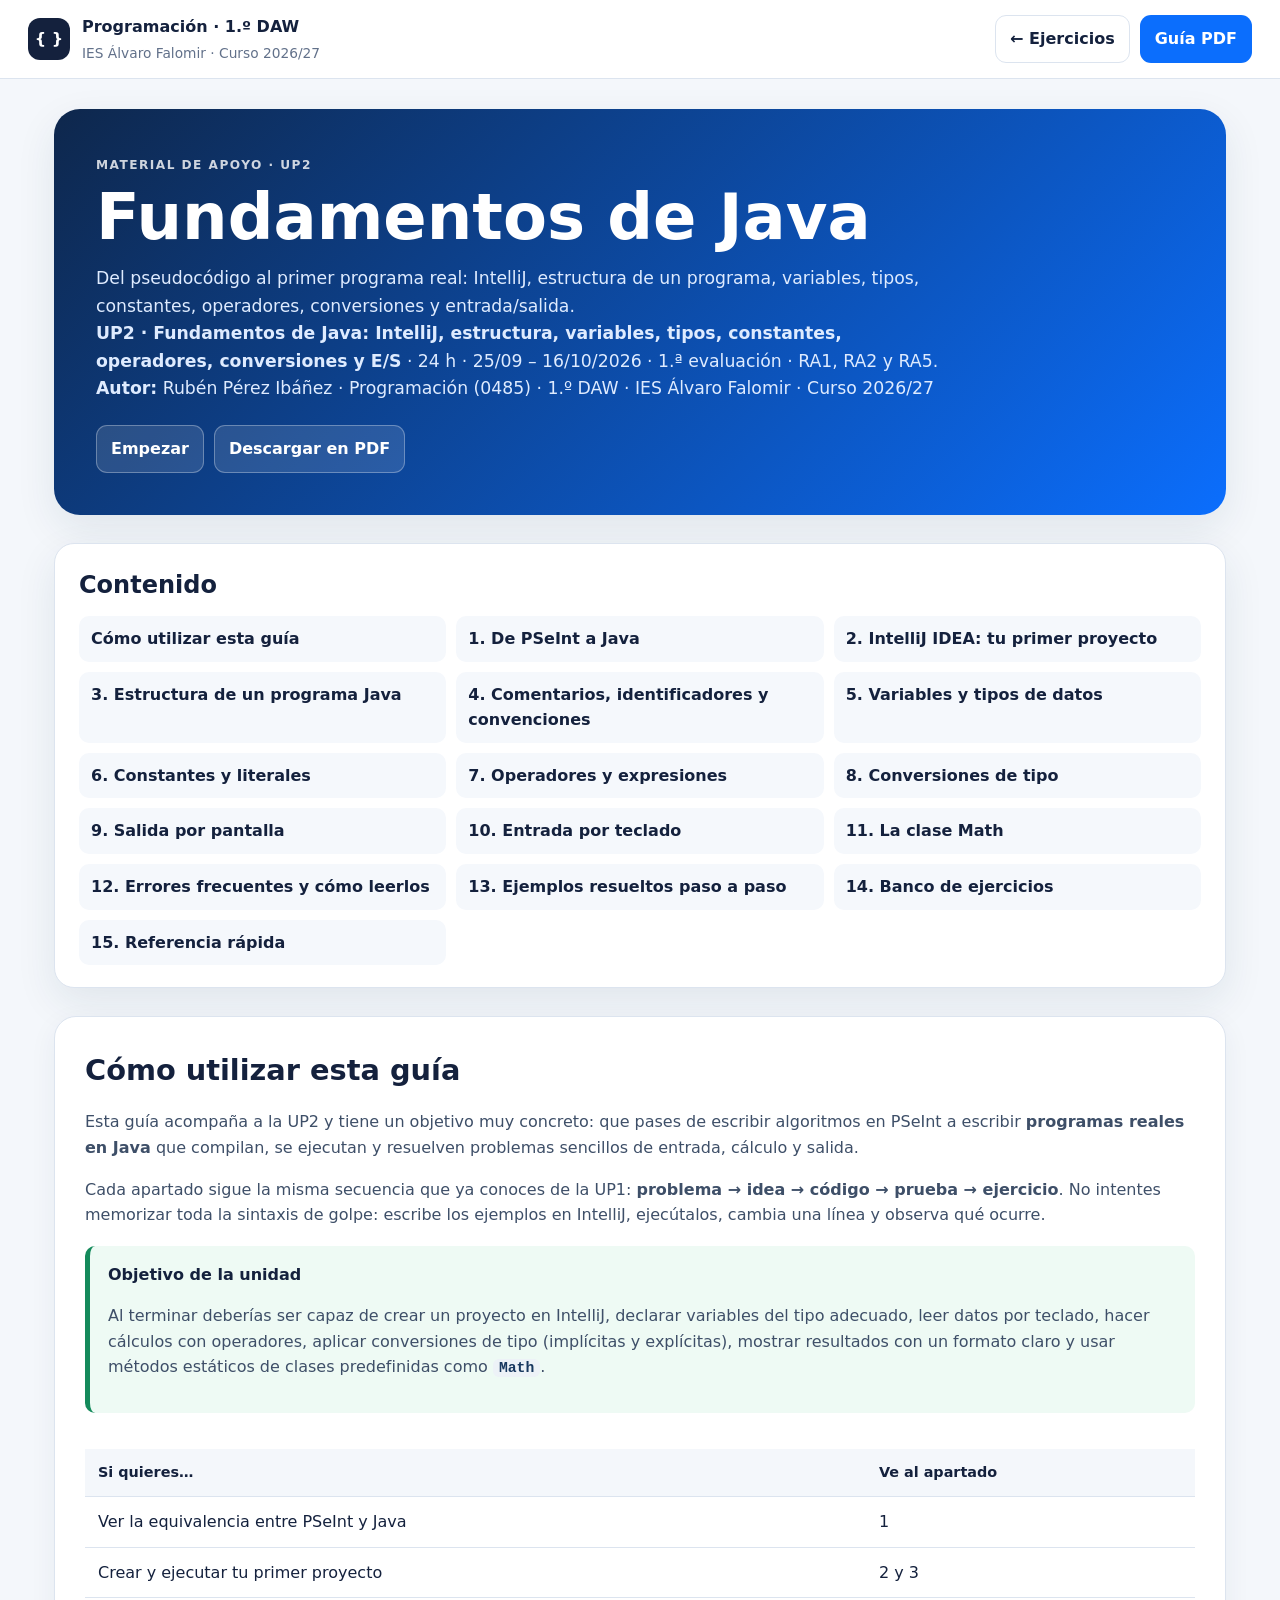
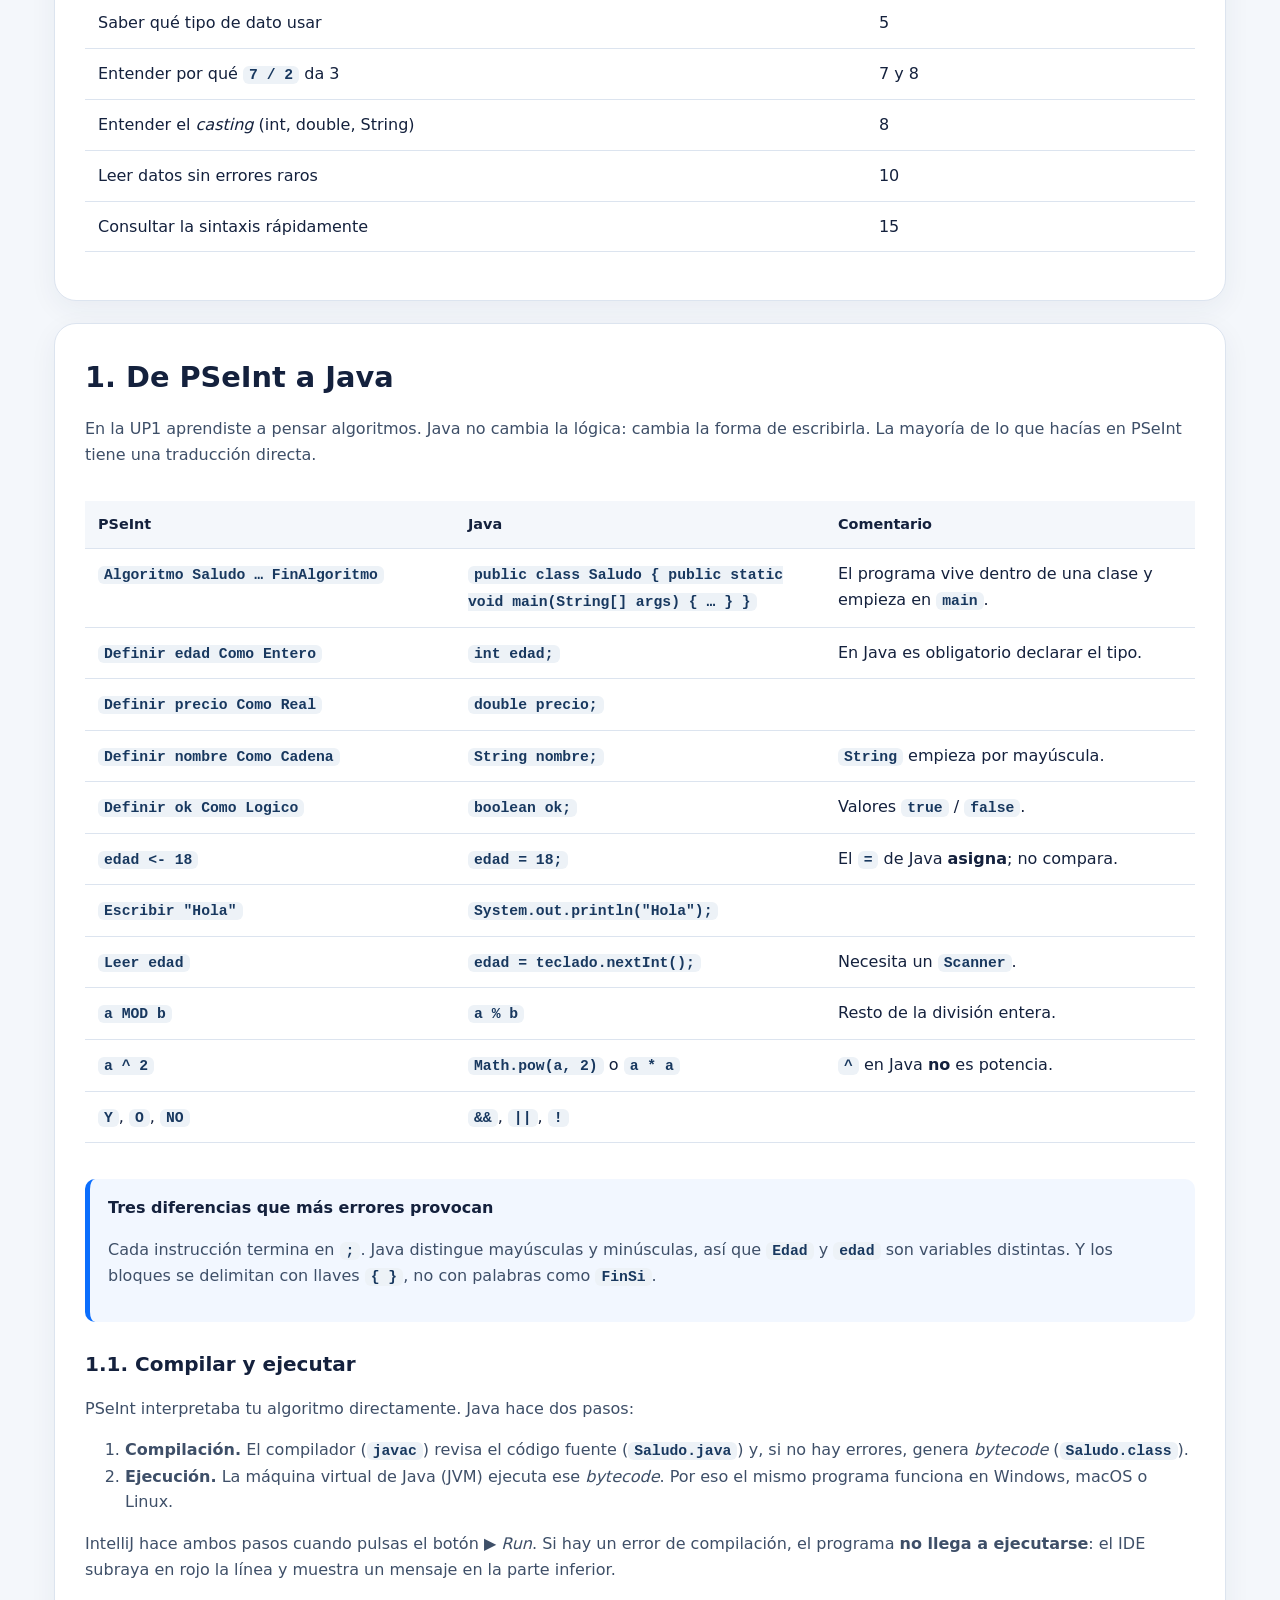
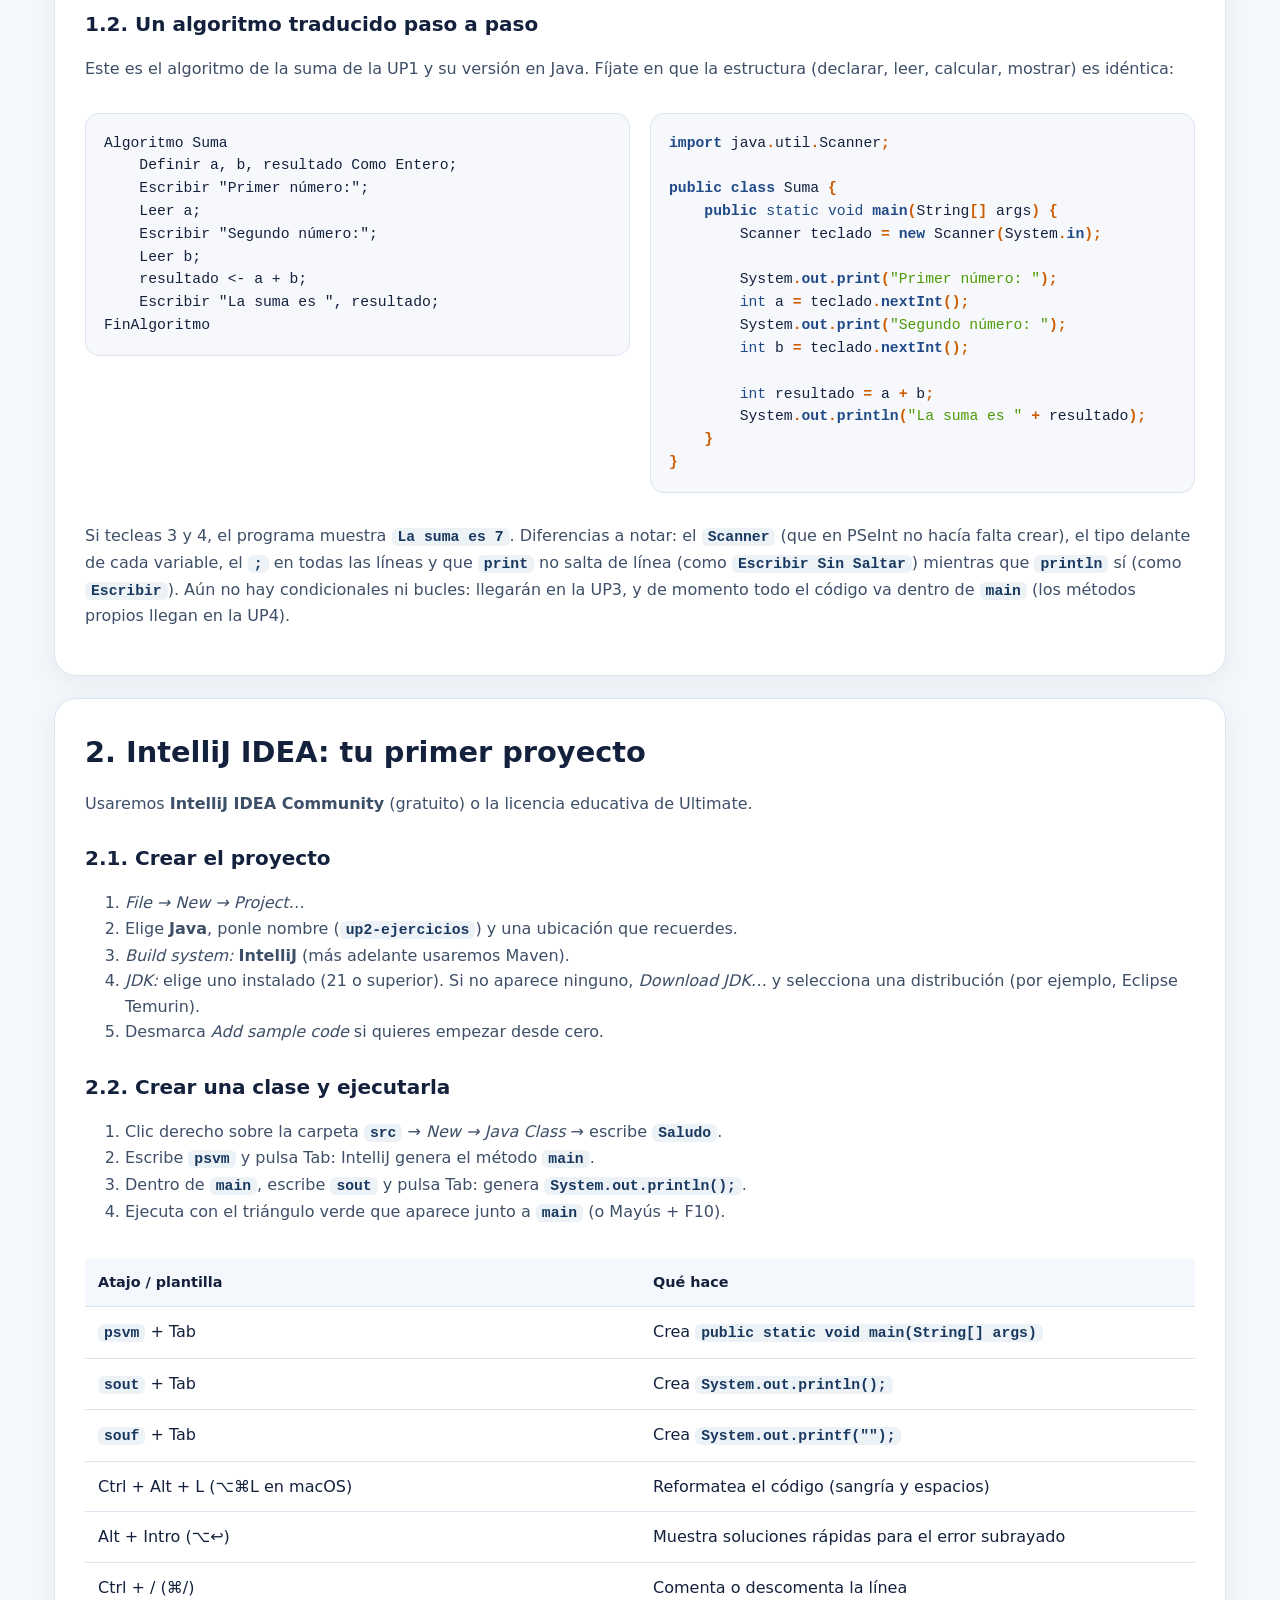
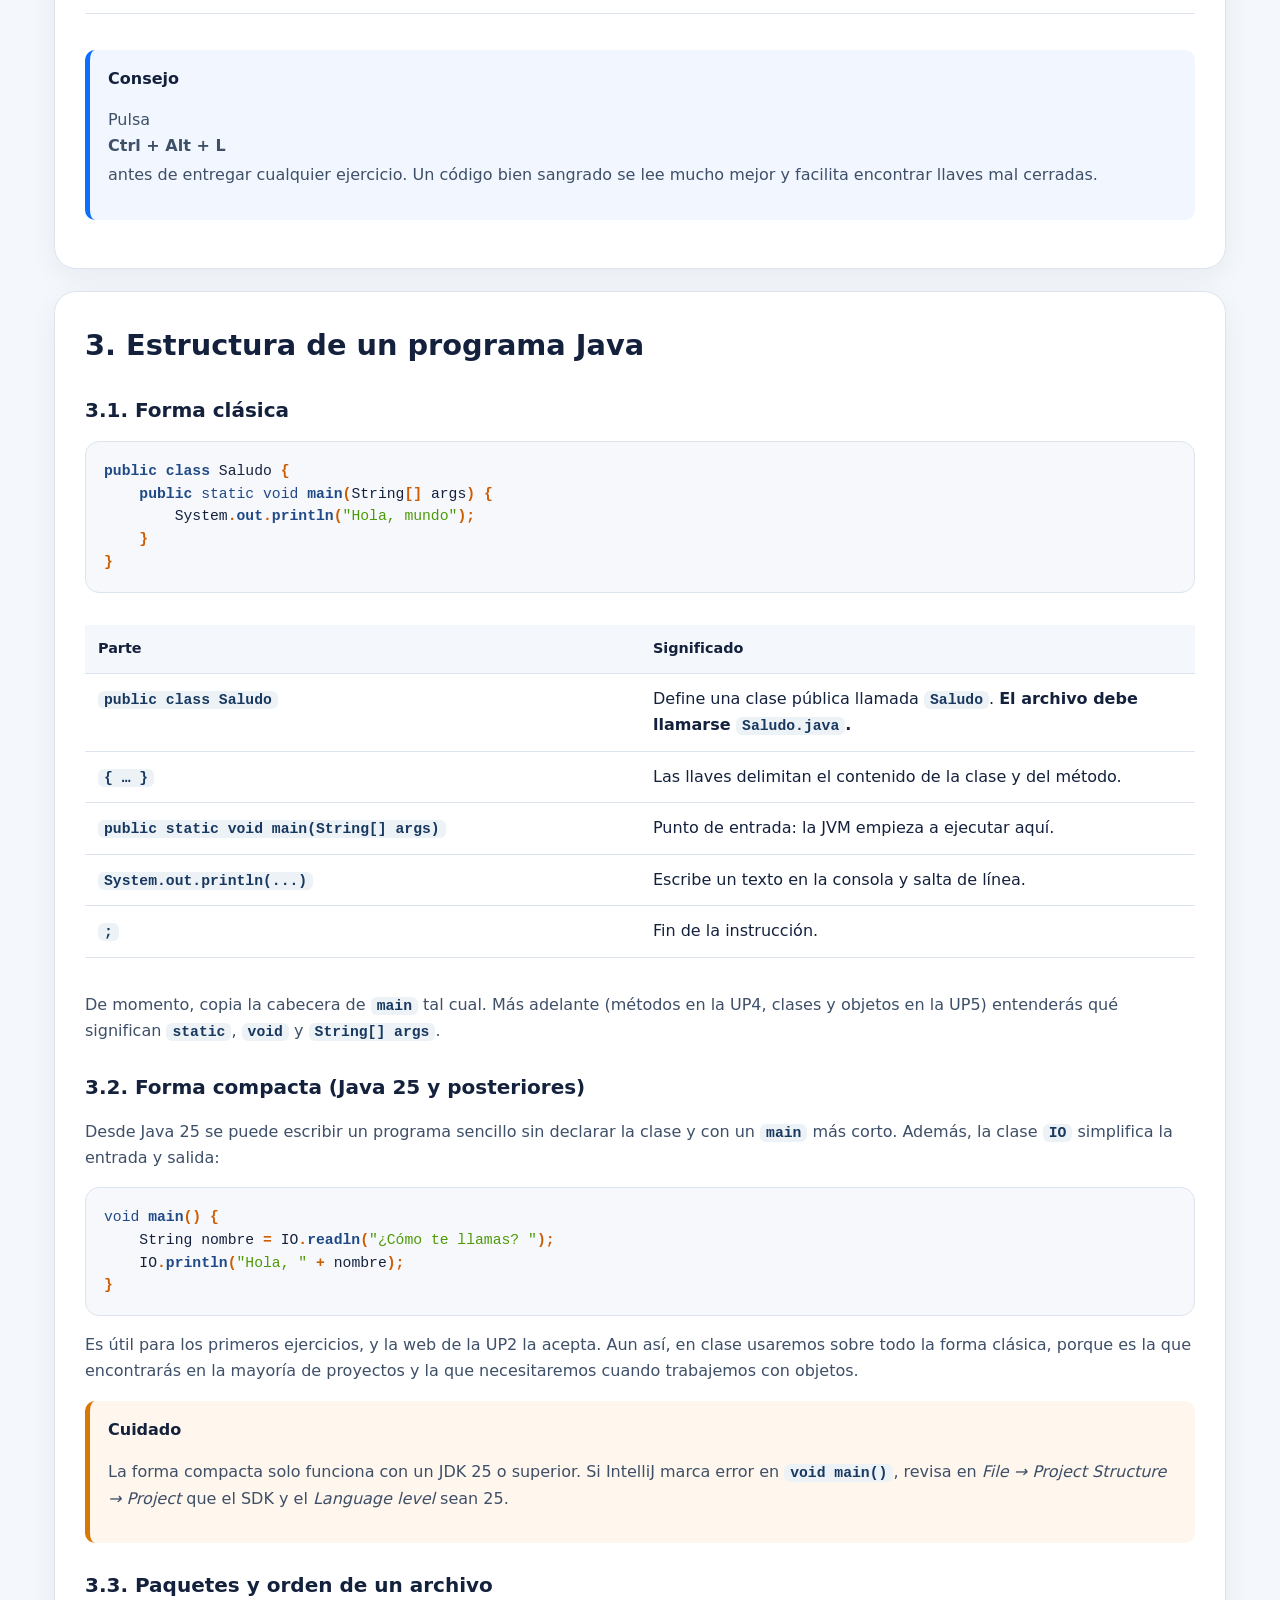
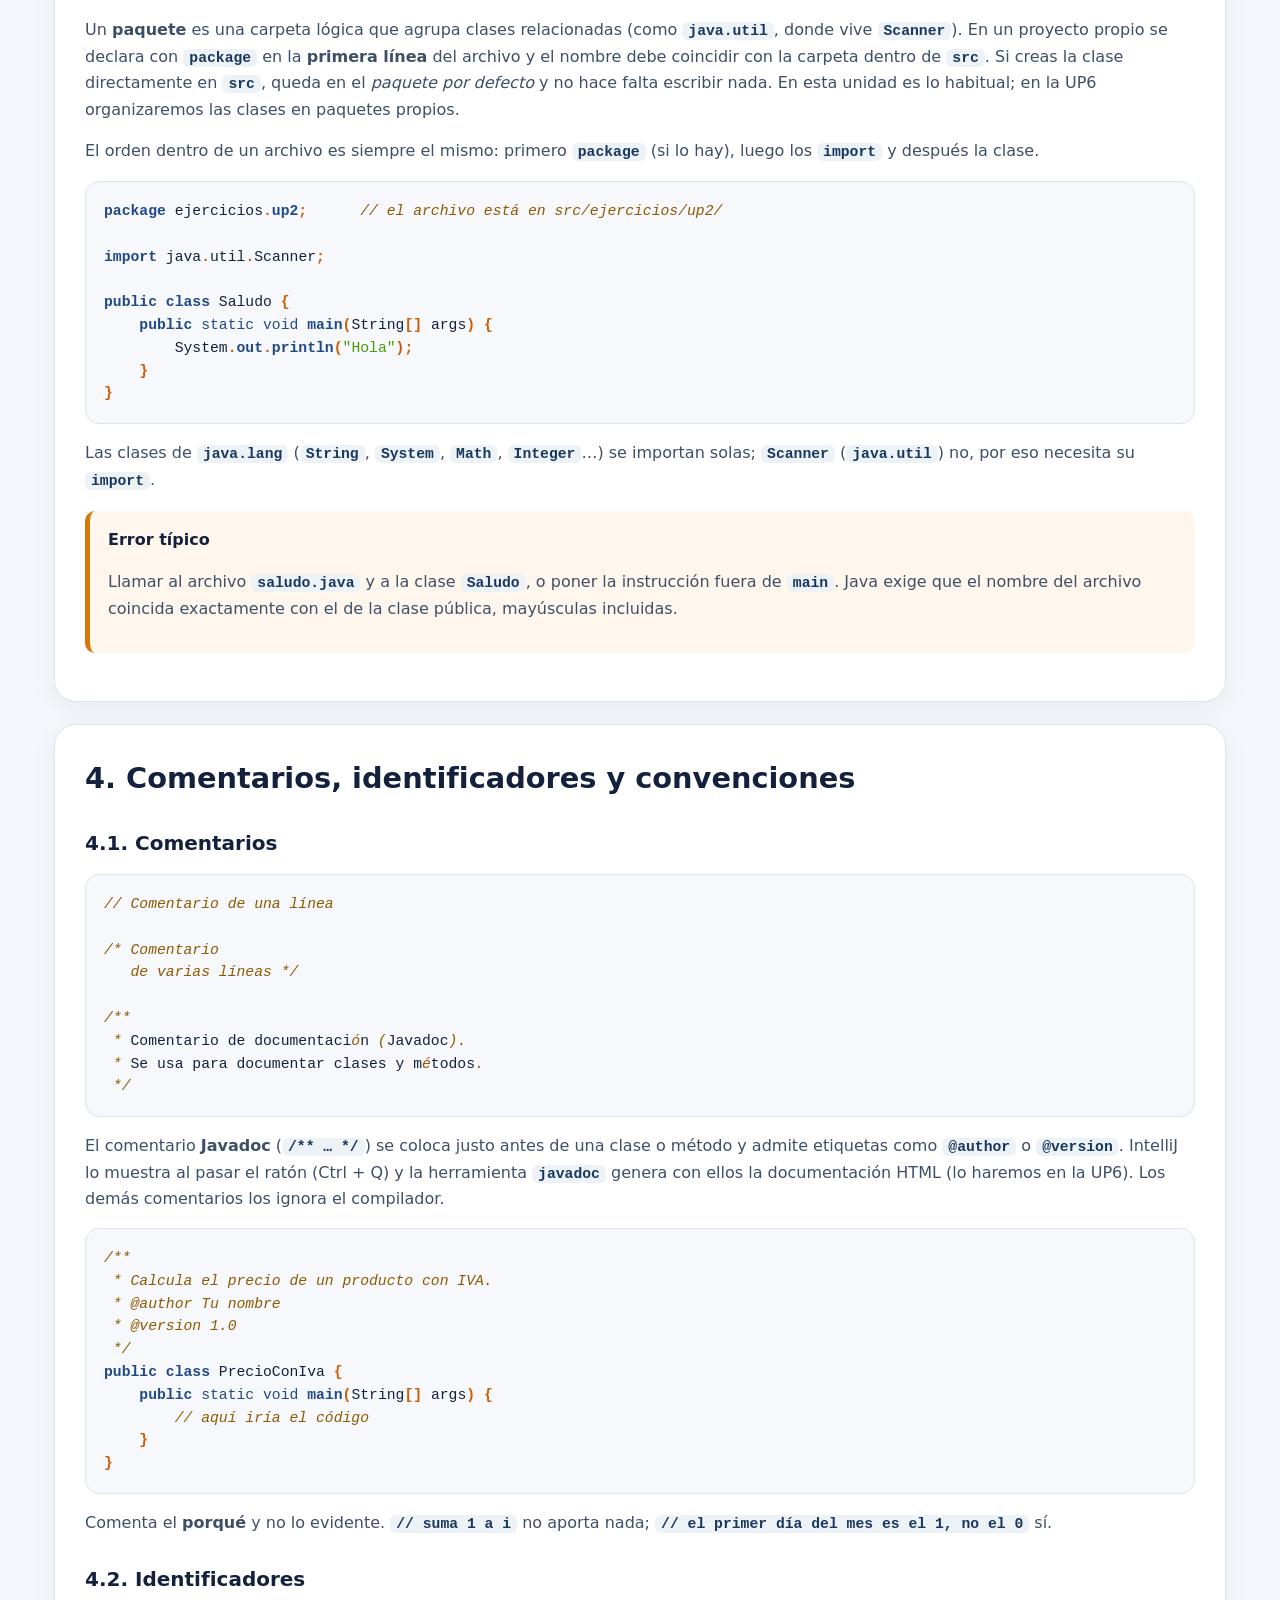
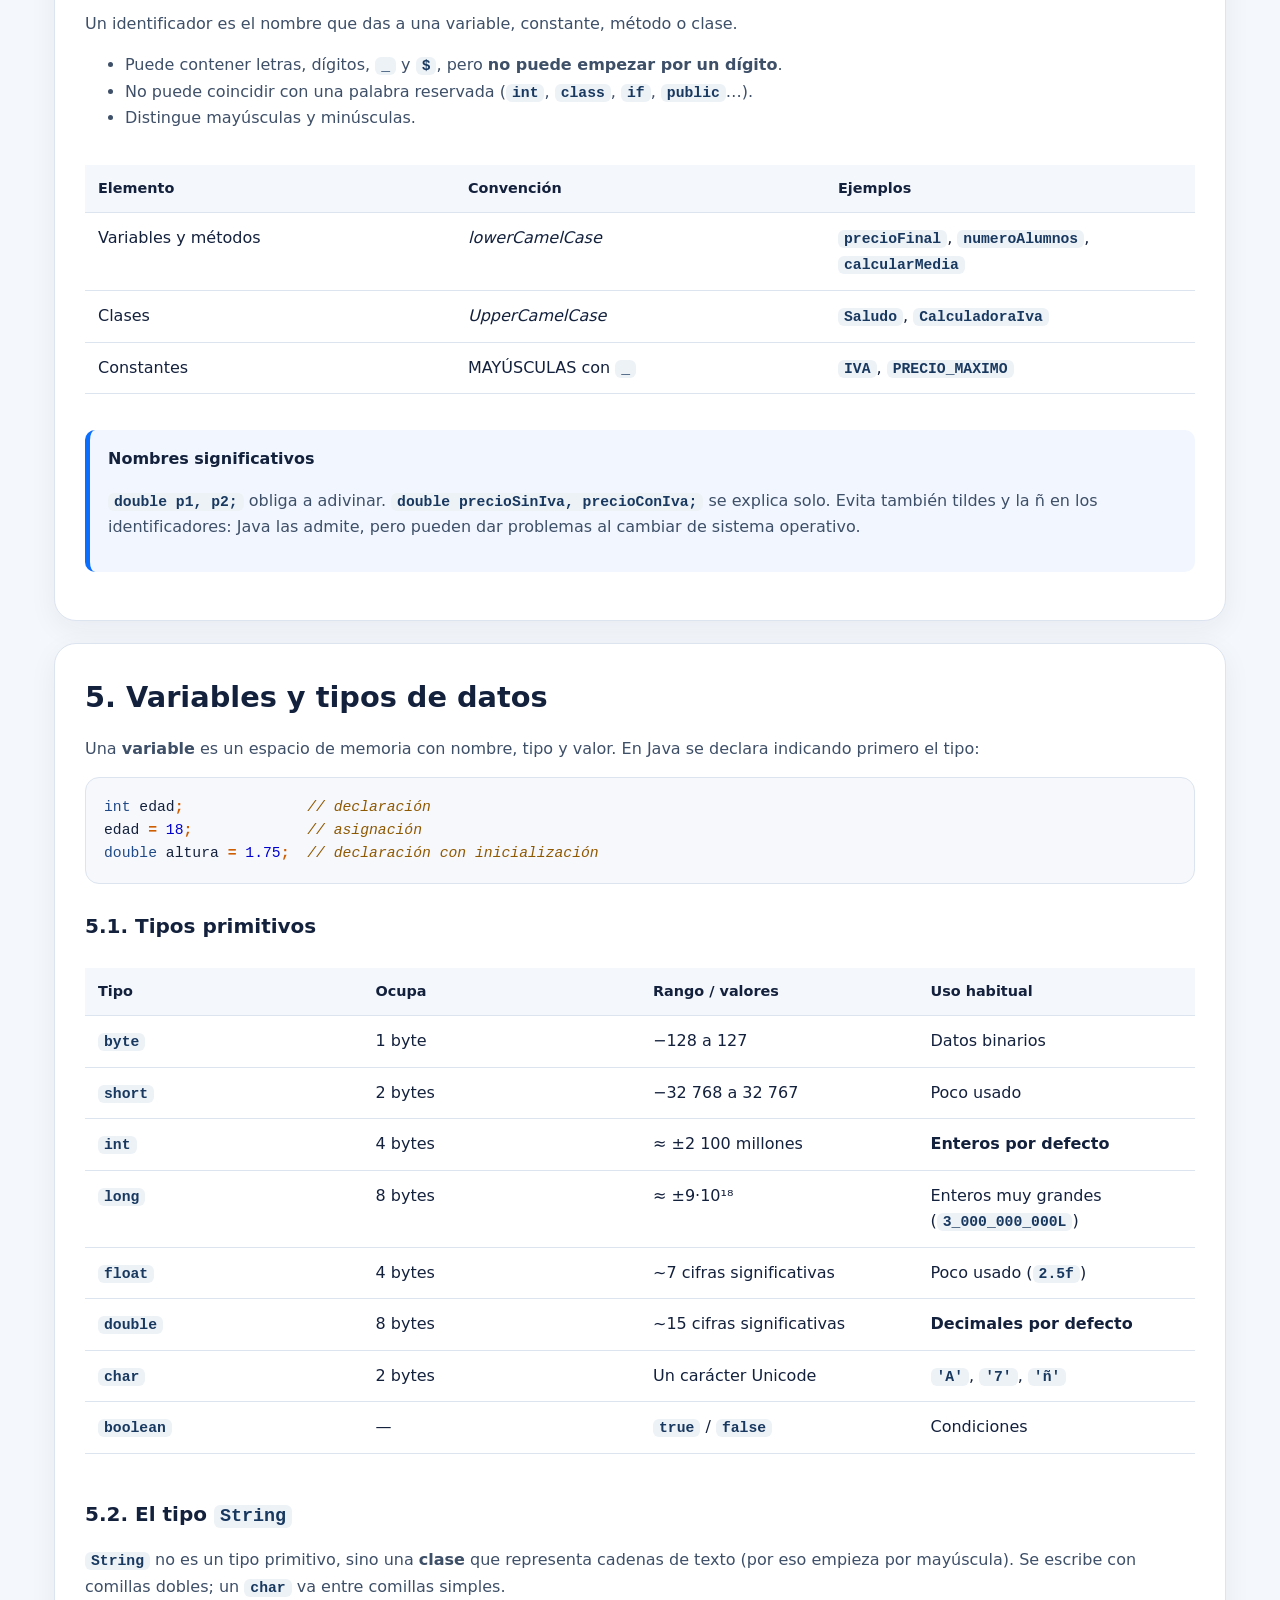
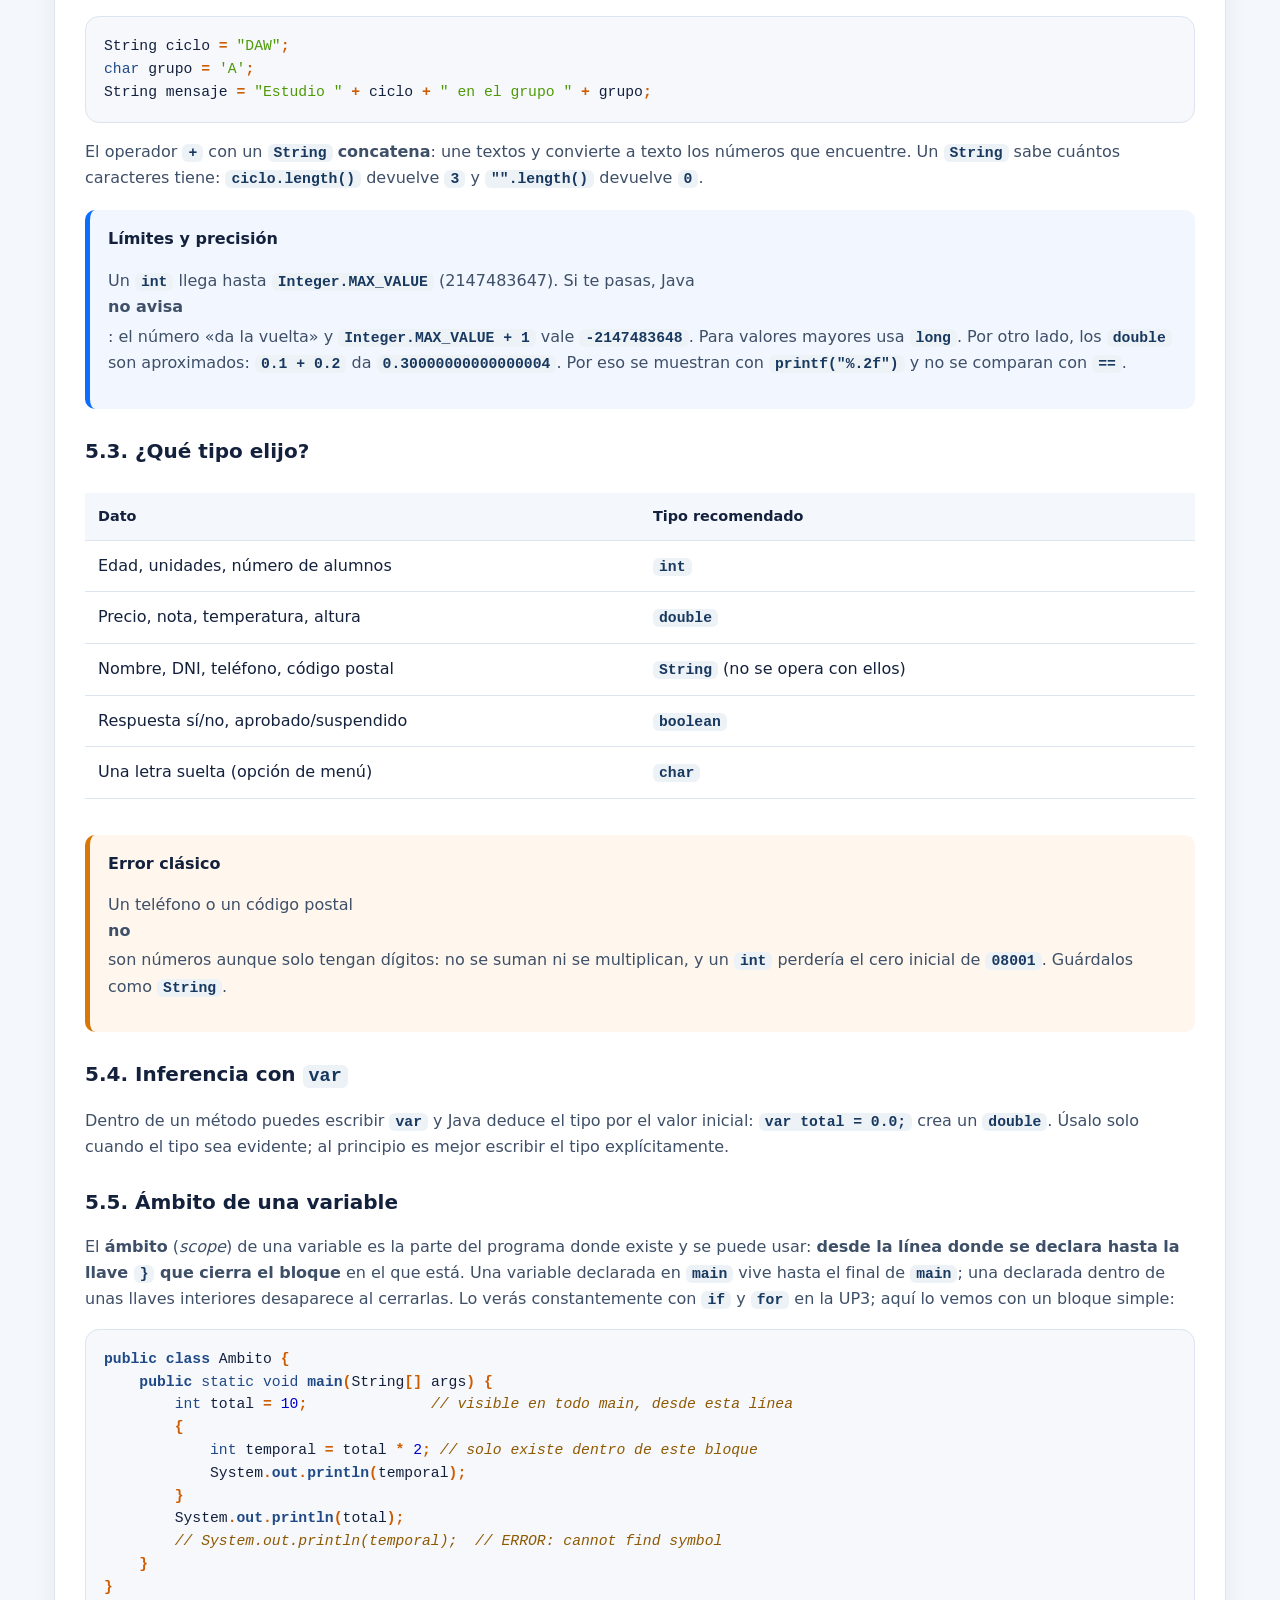
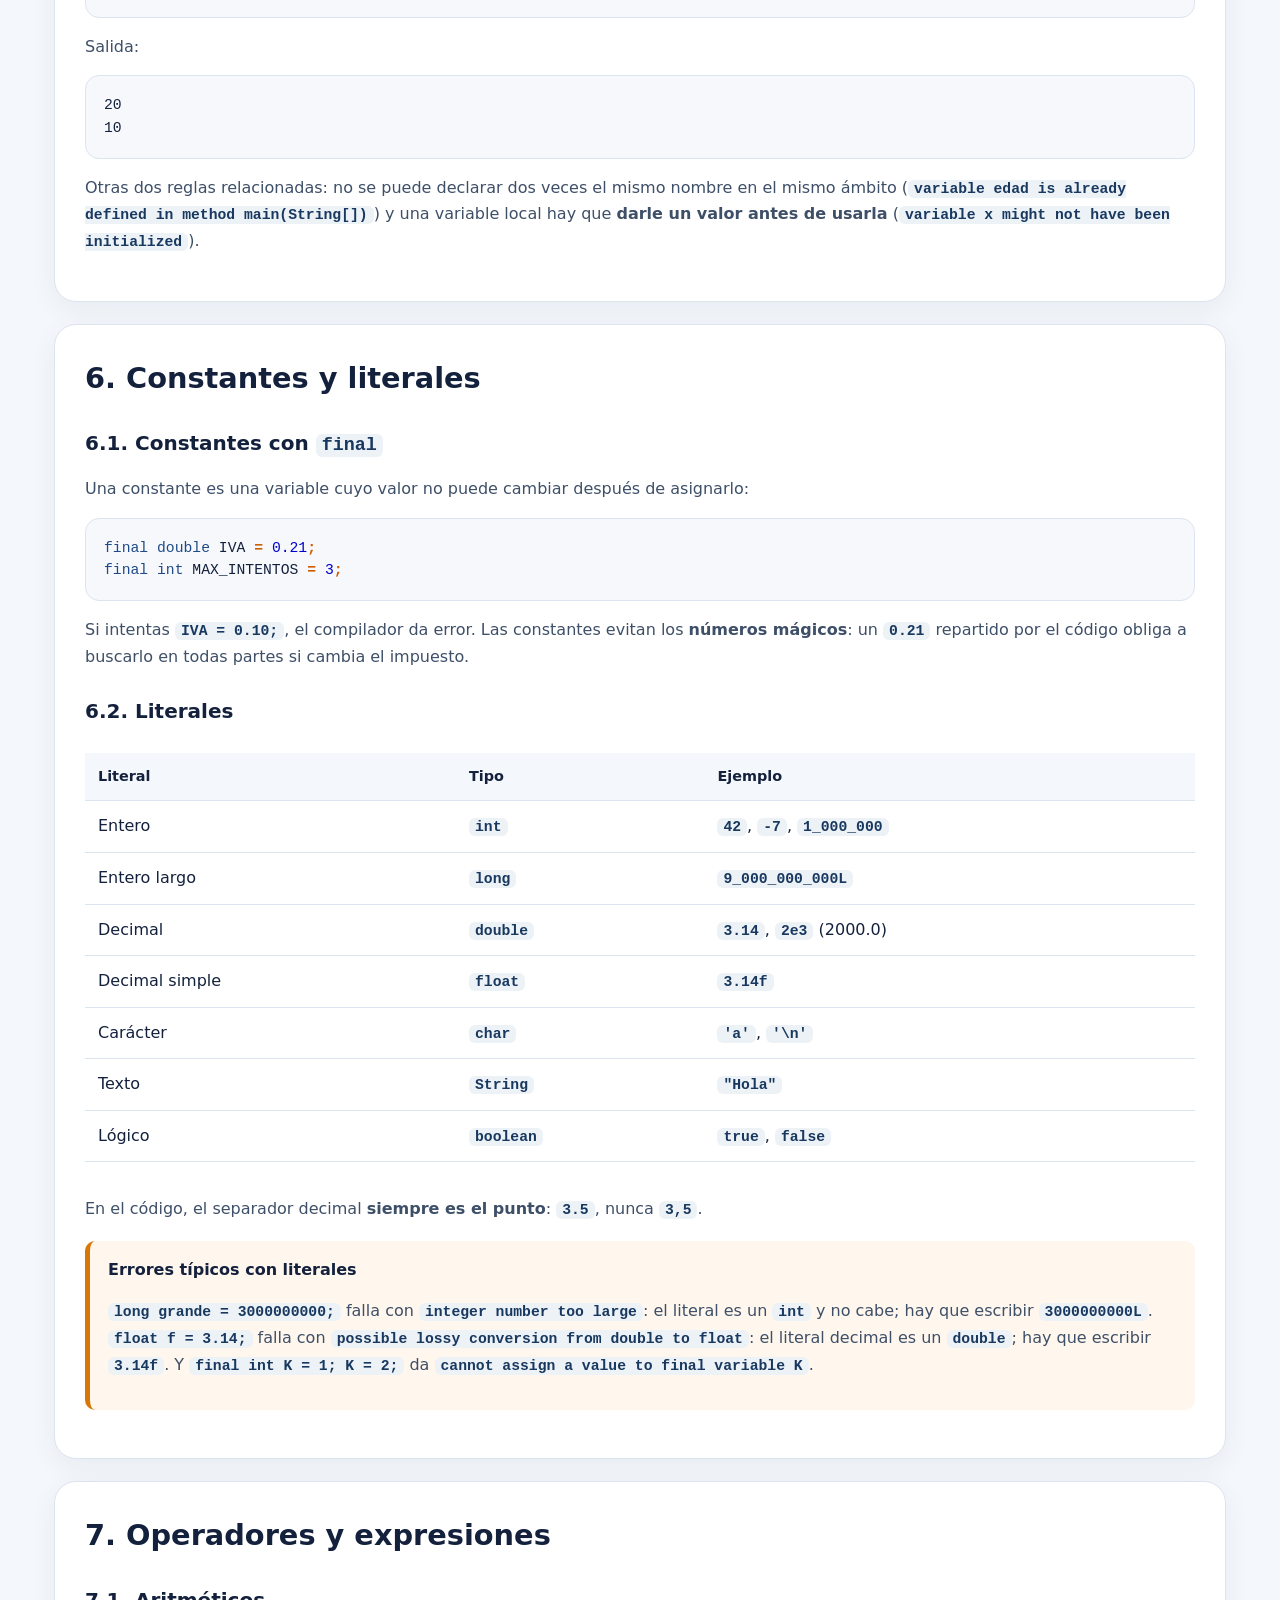
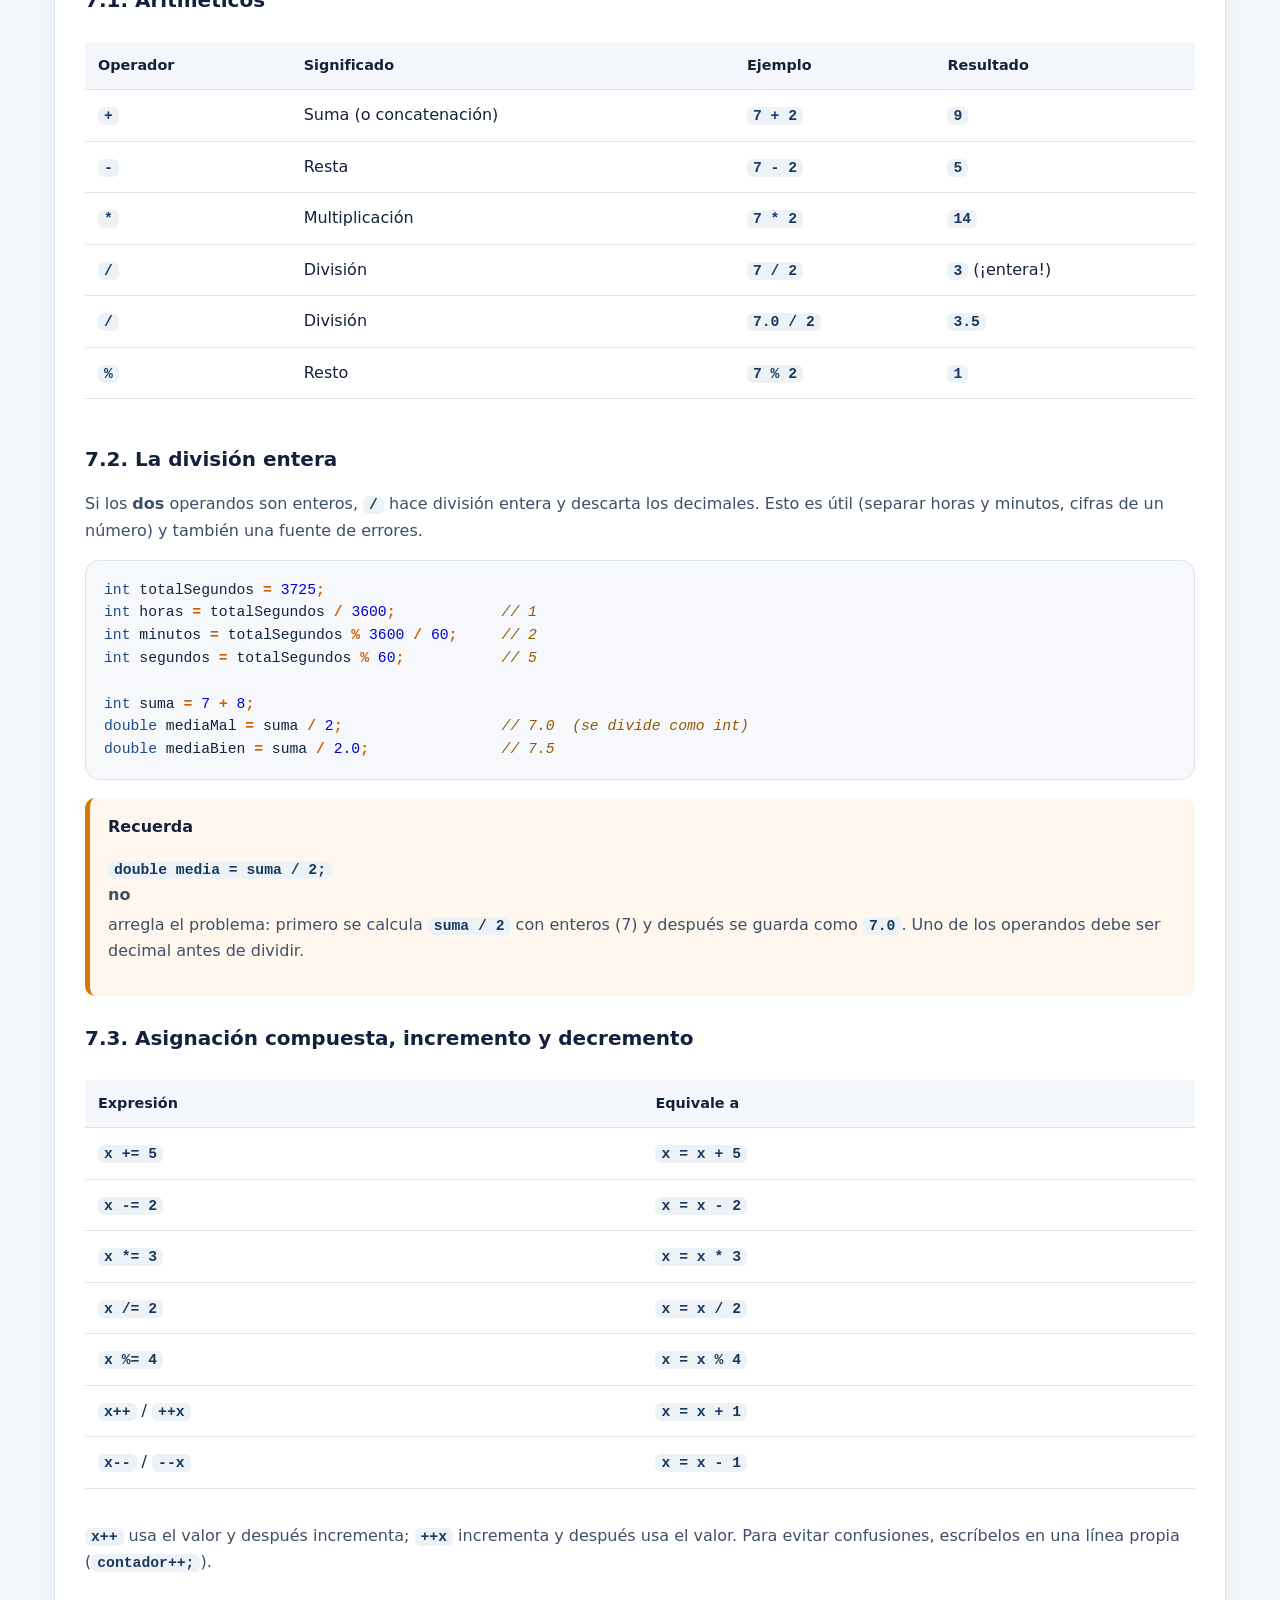
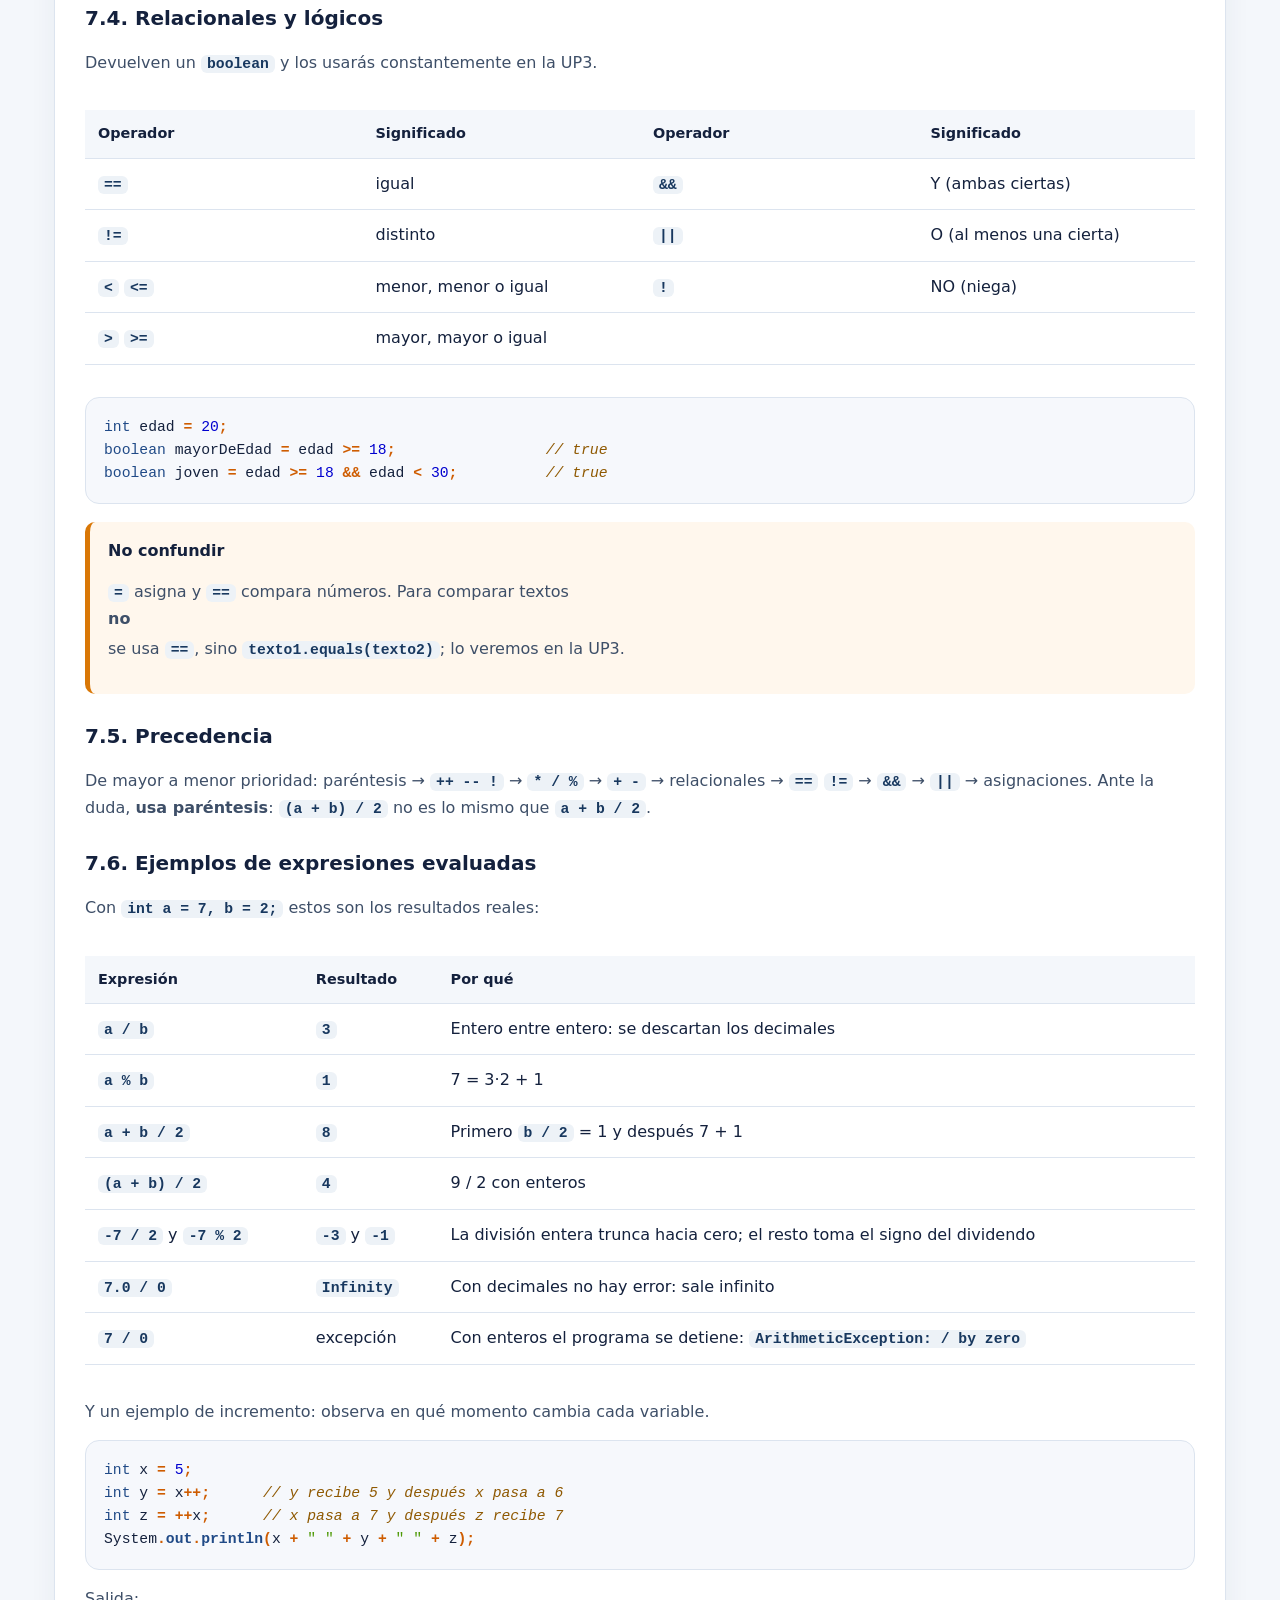
<file: guia.html>
<!doctype html>
<html lang="es">
<head>
  <meta charset="utf-8" />
  <meta name="viewport" content="width=device-width, initial-scale=1" />
  <meta name="description" content="Guía de fundamentos de Java para 1.º DAW: IntelliJ, variables, tipos, operadores, conversiones y entrada/salida." />
  <meta name="author" content="Rubén Pérez Ibáñez" />
  <title>Fundamentos de Java · Guía · 1.º DAW · IES Álvaro Falomir</title>
  <link rel="stylesheet" href="guia.css" />
</head>
<body>
<header class="topbar">
  <div class="brand">
    <div class="brand-mark">{ }</div>
    <div><strong>Programación · 1.º DAW</strong><span>IES Álvaro Falomir · Curso 2026/27</span></div>
  </div>
  <div class="top-actions"><a class="btn ghost" href="index.html">← Ejercicios</a><a class="btn primary" href="docs/Guia_UP2_Fundamentos_de_Java_1DAW.pdf" target="_blank">Guía PDF</a></div>
</header>
<main class="page">
  <section class="hero">
    <span class="eyebrow">Material de apoyo · UP2</span>
    <h1>Fundamentos de Java</h1>
    <p>Del pseudocódigo al primer programa real: IntelliJ, estructura de un programa, variables, tipos, constantes, operadores, conversiones y entrada/salida.</p>
    <p><strong>UP2 · Fundamentos de Java: IntelliJ, estructura, variables, tipos, constantes, operadores, conversiones y E/S</strong> · 24 h · 25/09 – 16/10/2026 · 1.ª evaluación · RA1, RA2 y RA5.</p>
    <p class="author-line"><strong>Autor:</strong> Rubén Pérez Ibáñez · Programación (0485) · 1.º DAW · IES Álvaro Falomir · Curso 2026/27</p>
    <div class="hero-links"><a class="btn ghost" href="#cómo-utilizar-esta-guía">Empezar</a><a class="btn ghost" href="docs/Guia_UP2_Fundamentos_de_Java_1DAW.pdf" target="_blank">Descargar en PDF</a></div>
  </section>
  <nav class="toc" aria-label="Índice de la guía">
    <h2>Contenido</h2>
    <div class="toc-grid">
<a href="#cómo-utilizar-esta-guía">Cómo utilizar esta guía</a>
<a href="#de-pseint-a-java">1. De PSeInt a Java</a>
<a href="#intellij-idea-tu-primer-proyecto">2. IntelliJ IDEA: tu primer proyecto</a>
<a href="#estructura-de-un-programa-java">3. Estructura de un programa Java</a>
<a href="#comentarios-identificadores-y-convenciones">4. Comentarios, identificadores y convenciones</a>
<a href="#variables-y-tipos-de-datos">5. Variables y tipos de datos</a>
<a href="#constantes-y-literales">6. Constantes y literales</a>
<a href="#operadores-y-expresiones">7. Operadores y expresiones</a>
<a href="#conversiones-de-tipo">8. Conversiones de tipo</a>
<a href="#salida-por-pantalla">9. Salida por pantalla</a>
<a href="#entrada-por-teclado">10. Entrada por teclado</a>
<a href="#la-clase-math">11. La clase Math</a>
<a href="#errores-frecuentes-y-cómo-leerlos">12. Errores frecuentes y cómo leerlos</a>
<a href="#ejemplos-resueltos-paso-a-paso">13. Ejemplos resueltos paso a paso</a>
<a href="#banco-de-ejercicios">14. Banco de ejercicios</a>
<a href="#referencia-rápida">15. Referencia rápida</a>
    </div>
  </nav>
<section id="cómo-utilizar-esta-guía" class="level2">
<h2>Cómo utilizar esta guía</h2>
<p>Esta guía acompaña a la UP2 y tiene un objetivo muy concreto: que pases de escribir algoritmos en PSeInt a escribir <strong>programas reales en Java</strong> que compilan, se ejecutan y resuelven problemas sencillos de entrada, cálculo y salida.</p>
<p>Cada apartado sigue la misma secuencia que ya conoces de la UP1: <strong>problema → idea → código → prueba → ejercicio</strong>. No intentes memorizar toda la sintaxis de golpe: escribe los ejemplos en IntelliJ, ejecútalos, cambia una línea y observa qué ocurre.</p>
<div class="callout ok"><strong class="t">Objetivo de la unidad</strong>
<p>Al terminar deberías ser capaz de crear un proyecto en IntelliJ, declarar variables del tipo adecuado, leer datos por teclado, hacer cálculos con operadores, aplicar conversiones de tipo (implícitas y explícitas), mostrar resultados con un formato claro y usar métodos estáticos de clases predefinidas como <code>Math</code>.</p>
</div>
<div class="table-wrap"><table>
<thead>
<tr class="header">
<th>Si quieres…</th>
<th>Ve al apartado</th>
</tr>
</thead>
<tbody>
<tr class="odd">
<td>Ver la equivalencia entre PSeInt y Java</td>
<td>1</td>
</tr>
<tr class="even">
<td>Crear y ejecutar tu primer proyecto</td>
<td>2 y 3</td>
</tr>
<tr class="odd">
<td>Saber qué tipo de dato usar</td>
<td>5</td>
</tr>
<tr class="even">
<td>Entender por qué <code>7 / 2</code> da 3</td>
<td>7 y 8</td>
</tr>
<tr class="odd">
<td>Entender el <em>casting</em> (int, double, String)</td>
<td>8</td>
</tr>
<tr class="even">
<td>Leer datos sin errores raros</td>
<td>10</td>
</tr>
<tr class="even">
<td>Consultar la sintaxis rápidamente</td>
<td>15</td>
</tr>
</tbody>
</table></div>
</section>
<section id="de-pseint-a-java" class="level2">
<h2>1. De PSeInt a Java</h2>
<p>En la UP1 aprendiste a pensar algoritmos. Java no cambia la lógica: cambia la forma de escribirla. La mayoría de lo que hacías en PSeInt tiene una traducción directa.</p>
<div class="table-wrap"><table>
<colgroup>
<col style="width: 33%" />
<col style="width: 33%" />
<col style="width: 33%" />
</colgroup>
<thead>
<tr class="header">
<th>PSeInt</th>
<th>Java</th>
<th>Comentario</th>
</tr>
</thead>
<tbody>
<tr class="odd">
<td><code>Algoritmo Saludo … FinAlgoritmo</code></td>
<td><code>public class Saludo { public static void main(String[] args) { … } }</code></td>
<td>El programa vive dentro de una clase y empieza en <code>main</code>.</td>
</tr>
<tr class="even">
<td><code>Definir edad Como Entero</code></td>
<td><code>int edad;</code></td>
<td>En Java es obligatorio declarar el tipo.</td>
</tr>
<tr class="odd">
<td><code>Definir precio Como Real</code></td>
<td><code>double precio;</code></td>
<td></td>
</tr>
<tr class="even">
<td><code>Definir nombre Como Cadena</code></td>
<td><code>String nombre;</code></td>
<td><code>String</code> empieza por mayúscula.</td>
</tr>
<tr class="odd">
<td><code>Definir ok Como Logico</code></td>
<td><code>boolean ok;</code></td>
<td>Valores <code>true</code> / <code>false</code>.</td>
</tr>
<tr class="even">
<td><code>edad &lt;- 18</code></td>
<td><code>edad = 18;</code></td>
<td>El <code>=</code> de Java <strong>asigna</strong>; no compara.</td>
</tr>
<tr class="odd">
<td><code>Escribir "Hola"</code></td>
<td><code>System.out.println("Hola");</code></td>
<td></td>
</tr>
<tr class="even">
<td><code>Leer edad</code></td>
<td><code>edad = teclado.nextInt();</code></td>
<td>Necesita un <code>Scanner</code>.</td>
</tr>
<tr class="odd">
<td><code>a MOD b</code></td>
<td><code>a % b</code></td>
<td>Resto de la división entera.</td>
</tr>
<tr class="even">
<td><code>a ^ 2</code></td>
<td><code>Math.pow(a, 2)</code> o <code>a * a</code></td>
<td><code>^</code> en Java <strong>no</strong> es potencia.</td>
</tr>
<tr class="odd">
<td><code>Y</code>, <code>O</code>, <code>NO</code></td>
<td><code>&amp;&amp;</code>, <code>||</code>, <code>!</code></td>
<td></td>
</tr>
</tbody>
</table></div>
<div class="callout"><strong class="t">Tres diferencias que más errores provocan</strong>
<p>Cada instrucción termina en <code>;</code>. Java distingue mayúsculas y minúsculas, así que <code>Edad</code> y <code>edad</code> son variables distintas. Y los bloques se delimitan con llaves <code>{ }</code>, no con palabras como <code>FinSi</code>.</p>
</div>
<section id="compilar-y-ejecutar" class="level3">
<h3>1.1. Compilar y ejecutar</h3>
<p>PSeInt interpretaba tu algoritmo directamente. Java hace dos pasos:</p>
<ol type="1">
<li><strong>Compilación.</strong> El compilador (<code>javac</code>) revisa el código fuente (<code>Saludo.java</code>) y, si no hay errores, genera <em>bytecode</em> (<code>Saludo.class</code>).</li>
<li><strong>Ejecución.</strong> La máquina virtual de Java (JVM) ejecuta ese <em>bytecode</em>. Por eso el mismo programa funciona en Windows, macOS o Linux.</li>
</ol>
<p>IntelliJ hace ambos pasos cuando pulsas el botón ▶ <em>Run</em>. Si hay un error de compilación, el programa <strong>no llega a ejecutarse</strong>: el IDE subraya en rojo la línea y muestra un mensaje en la parte inferior.</p>
</section>
<section id="un-algoritmo-traducido" class="level3">
<h3>1.2. Un algoritmo traducido paso a paso</h3>
<p>Este es el algoritmo de la suma de la UP1 y su versión en Java. Fíjate en que la estructura (declarar, leer, calcular, mostrar) es idéntica:</p>
<div class="grid2"><div>
<div class="sourceCode" id="cb23"><pre class="sourceCode"><code class="sourceCode"><span id="cb23-1"><a href="#cb23-1" aria-hidden="true" tabindex="-1"></a>Algoritmo Suma</span>
<span id="cb23-2"><a href="#cb23-2" aria-hidden="true" tabindex="-1"></a>    Definir a, b, resultado Como Entero;</span>
<span id="cb23-3"><a href="#cb23-3" aria-hidden="true" tabindex="-1"></a>    Escribir &quot;Primer número:&quot;;</span>
<span id="cb23-4"><a href="#cb23-4" aria-hidden="true" tabindex="-1"></a>    Leer a;</span>
<span id="cb23-5"><a href="#cb23-5" aria-hidden="true" tabindex="-1"></a>    Escribir &quot;Segundo número:&quot;;</span>
<span id="cb23-6"><a href="#cb23-6" aria-hidden="true" tabindex="-1"></a>    Leer b;</span>
<span id="cb23-7"><a href="#cb23-7" aria-hidden="true" tabindex="-1"></a>    resultado &lt;- a + b;</span>
<span id="cb23-8"><a href="#cb23-8" aria-hidden="true" tabindex="-1"></a>    Escribir &quot;La suma es &quot;, resultado;</span>
<span id="cb23-9"><a href="#cb23-9" aria-hidden="true" tabindex="-1"></a>FinAlgoritmo</span></code></pre></div>
</div><div>
<div class="sourceCode" id="cb24"><pre class="sourceCode java"><code class="sourceCode java"><span id="cb24-1"><a href="#cb24-1" aria-hidden="true" tabindex="-1"></a><span class="kw">import</span> <span class="im">java</span><span class="op">.</span><span class="im">util</span><span class="op">.</span><span class="im">Scanner</span><span class="op">;</span></span>
<span id="cb24-2"><a href="#cb24-2" aria-hidden="true" tabindex="-1"></a></span>
<span id="cb24-3"><a href="#cb24-3" aria-hidden="true" tabindex="-1"></a><span class="kw">public</span> <span class="kw">class</span> Suma <span class="op">{</span></span>
<span id="cb24-4"><a href="#cb24-4" aria-hidden="true" tabindex="-1"></a>    <span class="kw">public</span> <span class="dt">static</span> <span class="dt">void</span> <span class="fu">main</span><span class="op">(</span><span class="bu">String</span><span class="op">[]</span> args<span class="op">)</span> <span class="op">{</span></span>
<span id="cb24-5"><a href="#cb24-5" aria-hidden="true" tabindex="-1"></a>        <span class="bu">Scanner</span> teclado <span class="op">=</span> <span class="kw">new</span> <span class="bu">Scanner</span><span class="op">(</span><span class="bu">System</span><span class="op">.</span><span class="fu">in</span><span class="op">);</span></span>
<span id="cb24-6"><a href="#cb24-6" aria-hidden="true" tabindex="-1"></a></span>
<span id="cb24-7"><a href="#cb24-7" aria-hidden="true" tabindex="-1"></a>        <span class="bu">System</span><span class="op">.</span><span class="fu">out</span><span class="op">.</span><span class="fu">print</span><span class="op">(</span><span class="st">&quot;Primer número: &quot;</span><span class="op">);</span></span>
<span id="cb24-8"><a href="#cb24-8" aria-hidden="true" tabindex="-1"></a>        <span class="dt">int</span> a <span class="op">=</span> teclado<span class="op">.</span><span class="fu">nextInt</span><span class="op">();</span></span>
<span id="cb24-9"><a href="#cb24-9" aria-hidden="true" tabindex="-1"></a>        <span class="bu">System</span><span class="op">.</span><span class="fu">out</span><span class="op">.</span><span class="fu">print</span><span class="op">(</span><span class="st">&quot;Segundo número: &quot;</span><span class="op">);</span></span>
<span id="cb24-10"><a href="#cb24-10" aria-hidden="true" tabindex="-1"></a>        <span class="dt">int</span> b <span class="op">=</span> teclado<span class="op">.</span><span class="fu">nextInt</span><span class="op">();</span></span>
<span id="cb24-11"><a href="#cb24-11" aria-hidden="true" tabindex="-1"></a></span>
<span id="cb24-12"><a href="#cb24-12" aria-hidden="true" tabindex="-1"></a>        <span class="dt">int</span> resultado <span class="op">=</span> a <span class="op">+</span> b<span class="op">;</span></span>
<span id="cb24-13"><a href="#cb24-13" aria-hidden="true" tabindex="-1"></a>        <span class="bu">System</span><span class="op">.</span><span class="fu">out</span><span class="op">.</span><span class="fu">println</span><span class="op">(</span><span class="st">&quot;La suma es &quot;</span> <span class="op">+</span> resultado<span class="op">);</span></span>
<span id="cb24-14"><a href="#cb24-14" aria-hidden="true" tabindex="-1"></a>    <span class="op">}</span></span>
<span id="cb24-15"><a href="#cb24-15" aria-hidden="true" tabindex="-1"></a><span class="op">}</span></span></code></pre></div>
</div></div>
<p>Si tecleas 3 y 4, el programa muestra <code>La suma es 7</code>. Diferencias a notar: el <code>Scanner</code> (que en PSeInt no hacía falta crear), el tipo delante de cada variable, el <code>;</code> en todas las líneas y que <code>print</code> no salta de línea (como <code>Escribir Sin Saltar</code>) mientras que <code>println</code> sí (como <code>Escribir</code>). Aún no hay condicionales ni bucles: llegarán en la UP3, y de momento todo el código va dentro de <code>main</code> (los métodos propios llegan en la UP4).</p>
</section>
</section>
<section id="intellij-idea-tu-primer-proyecto" class="level2">
<h2>2. IntelliJ IDEA: tu primer proyecto</h2>
<p>Usaremos <strong>IntelliJ IDEA Community</strong> (gratuito) o la licencia educativa de Ultimate.</p>
<section id="crear-el-proyecto" class="level3">
<h3>2.1. Crear el proyecto</h3>
<ol type="1">
<li><em>File → New → Project…</em></li>
<li>Elige <strong>Java</strong>, ponle nombre (<code>up2-ejercicios</code>) y una ubicación que recuerdes.</li>
<li><em>Build system:</em> <strong>IntelliJ</strong> (más adelante usaremos Maven).</li>
<li><em>JDK:</em> elige uno instalado (21 o superior). Si no aparece ninguno, <em>Download JDK…</em> y selecciona una distribución (por ejemplo, Eclipse Temurin).</li>
<li>Desmarca <em>Add sample code</em> si quieres empezar desde cero.</li>
</ol>
</section>
<section id="crear-una-clase-y-ejecutarla" class="level3">
<h3>2.2. Crear una clase y ejecutarla</h3>
<ol type="1">
<li>Clic derecho sobre la carpeta <code>src</code> → <em>New → Java Class</em> → escribe <code>Saludo</code>.</li>
<li>Escribe <code>psvm</code> y pulsa Tab: IntelliJ genera el método <code>main</code>.</li>
<li>Dentro de <code>main</code>, escribe <code>sout</code> y pulsa Tab: genera <code>System.out.println();</code>.</li>
<li>Ejecuta con el triángulo verde que aparece junto a <code>main</code> (o Mayús + F10).</li>
</ol>
<div class="table-wrap"><table>
<colgroup>
<col style="width: 50%" />
<col style="width: 50%" />
</colgroup>
<thead>
<tr class="header">
<th>Atajo / plantilla</th>
<th>Qué hace</th>
</tr>
</thead>
<tbody>
<tr class="odd">
<td><code>psvm</code> + Tab</td>
<td>Crea <code>public static void main(String[] args)</code></td>
</tr>
<tr class="even">
<td><code>sout</code> + Tab</td>
<td>Crea <code>System.out.println();</code></td>
</tr>
<tr class="odd">
<td><code>souf</code> + Tab</td>
<td>Crea <code>System.out.printf("");</code></td>
</tr>
<tr class="even">
<td>Ctrl + Alt + L (⌥⌘L en macOS)</td>
<td>Reformatea el código (sangría y espacios)</td>
</tr>
<tr class="odd">
<td>Alt + Intro (⌥↩︎)</td>
<td>Muestra soluciones rápidas para el error subrayado</td>
</tr>
<tr class="even">
<td>Ctrl + / (⌘/)</td>
<td>Comenta o descomenta la línea</td>
</tr>
</tbody>
</table></div>
<div class="callout"><strong class="t">Consejo</strong>
<p>Pulsa <strong>Ctrl + Alt + L</strong> antes de entregar cualquier ejercicio. Un código bien sangrado se lee mucho mejor y facilita encontrar llaves mal cerradas.</p>
</div>
</section>
</section>
<section id="estructura-de-un-programa-java" class="level2">
<h2>3. Estructura de un programa Java</h2>
<section id="forma-clásica" class="level3">
<h3>3.1. Forma clásica</h3>
<div class="sourceCode" id="cb1"><pre class="sourceCode java"><code class="sourceCode java"><span id="cb1-1"><a href="#cb1-1" aria-hidden="true" tabindex="-1"></a><span class="kw">public</span> <span class="kw">class</span> Saludo <span class="op">{</span></span>
<span id="cb1-2"><a href="#cb1-2" aria-hidden="true" tabindex="-1"></a>    <span class="kw">public</span> <span class="dt">static</span> <span class="dt">void</span> <span class="fu">main</span><span class="op">(</span><span class="bu">String</span><span class="op">[]</span> args<span class="op">)</span> <span class="op">{</span></span>
<span id="cb1-3"><a href="#cb1-3" aria-hidden="true" tabindex="-1"></a>        <span class="bu">System</span><span class="op">.</span><span class="fu">out</span><span class="op">.</span><span class="fu">println</span><span class="op">(</span><span class="st">&quot;Hola, mundo&quot;</span><span class="op">);</span></span>
<span id="cb1-4"><a href="#cb1-4" aria-hidden="true" tabindex="-1"></a>    <span class="op">}</span></span>
<span id="cb1-5"><a href="#cb1-5" aria-hidden="true" tabindex="-1"></a><span class="op">}</span></span></code></pre></div>
<div class="table-wrap"><table>
<colgroup>
<col style="width: 50%" />
<col style="width: 50%" />
</colgroup>
<thead>
<tr class="header">
<th>Parte</th>
<th>Significado</th>
</tr>
</thead>
<tbody>
<tr class="odd">
<td><code>public class Saludo</code></td>
<td>Define una clase pública llamada <code>Saludo</code>. <strong>El archivo debe llamarse <code>Saludo.java</code>.</strong></td>
</tr>
<tr class="even">
<td><code>{ … }</code></td>
<td>Las llaves delimitan el contenido de la clase y del método.</td>
</tr>
<tr class="odd">
<td><code>public static void main(String[] args)</code></td>
<td>Punto de entrada: la JVM empieza a ejecutar aquí.</td>
</tr>
<tr class="even">
<td><code>System.out.println(...)</code></td>
<td>Escribe un texto en la consola y salta de línea.</td>
</tr>
<tr class="odd">
<td><code>;</code></td>
<td>Fin de la instrucción.</td>
</tr>
</tbody>
</table></div>
<p>De momento, copia la cabecera de <code>main</code> tal cual. Más adelante (métodos en la UP4, clases y objetos en la UP5) entenderás qué significan <code>static</code>, <code>void</code> y <code>String[] args</code>.</p>
</section>
<section id="forma-compacta-java-25-y-posteriores" class="level3">
<h3>3.2. Forma compacta (Java 25 y posteriores)</h3>
<p>Desde Java 25 se puede escribir un programa sencillo sin declarar la clase y con un <code>main</code> más corto. Además, la clase <code>IO</code> simplifica la entrada y salida:</p>
<div class="sourceCode" id="cb2"><pre class="sourceCode java"><code class="sourceCode java"><span id="cb2-1"><a href="#cb2-1" aria-hidden="true" tabindex="-1"></a><span class="dt">void</span> <span class="fu">main</span><span class="op">()</span> <span class="op">{</span></span>
<span id="cb2-2"><a href="#cb2-2" aria-hidden="true" tabindex="-1"></a>    <span class="bu">String</span> nombre <span class="op">=</span> IO<span class="op">.</span><span class="fu">readln</span><span class="op">(</span><span class="st">&quot;¿Cómo te llamas? &quot;</span><span class="op">);</span></span>
<span id="cb2-3"><a href="#cb2-3" aria-hidden="true" tabindex="-1"></a>    IO<span class="op">.</span><span class="fu">println</span><span class="op">(</span><span class="st">&quot;Hola, &quot;</span> <span class="op">+</span> nombre<span class="op">);</span></span>
<span id="cb2-4"><a href="#cb2-4" aria-hidden="true" tabindex="-1"></a><span class="op">}</span></span></code></pre></div>
<p>Es útil para los primeros ejercicios, y la web de la UP2 la acepta. Aun así, en clase usaremos sobre todo la forma clásica, porque es la que encontrarás en la mayoría de proyectos y la que necesitaremos cuando trabajemos con objetos.</p>
<div class="callout warn"><strong class="t">Cuidado</strong>
<p>La forma compacta solo funciona con un JDK 25 o superior. Si IntelliJ marca error en <code>void main()</code>, revisa en <em>File → Project Structure → Project</em> que el SDK y el <em>Language level</em> sean 25.</p>
</div>
</section>
<section id="paquetes-y-orden-del-archivo" class="level3">
<h3>3.3. Paquetes y orden de un archivo</h3>
<p>Un <strong>paquete</strong> es una carpeta lógica que agrupa clases relacionadas (como <code>java.util</code>, donde vive <code>Scanner</code>). En un proyecto propio se declara con <code>package</code> en la <strong>primera línea</strong> del archivo y el nombre debe coincidir con la carpeta dentro de <code>src</code>. Si creas la clase directamente en <code>src</code>, queda en el <em>paquete por defecto</em> y no hace falta escribir nada. En esta unidad es lo habitual; en la UP6 organizaremos las clases en paquetes propios.</p>
<p>El orden dentro de un archivo es siempre el mismo: primero <code>package</code> (si lo hay), luego los <code>import</code> y después la clase.</p>
<div class="sourceCode" id="cb25"><pre class="sourceCode java"><code class="sourceCode java"><span id="cb25-1"><a href="#cb25-1" aria-hidden="true" tabindex="-1"></a><span class="kw">package</span> ejercicios<span class="op">.</span><span class="fu">up2</span><span class="op">;</span>      <span class="co">// el archivo está en src/ejercicios/up2/</span></span>
<span id="cb25-2"><a href="#cb25-2" aria-hidden="true" tabindex="-1"></a></span>
<span id="cb25-3"><a href="#cb25-3" aria-hidden="true" tabindex="-1"></a><span class="kw">import</span> <span class="im">java</span><span class="op">.</span><span class="im">util</span><span class="op">.</span><span class="im">Scanner</span><span class="op">;</span></span>
<span id="cb25-4"><a href="#cb25-4" aria-hidden="true" tabindex="-1"></a></span>
<span id="cb25-5"><a href="#cb25-5" aria-hidden="true" tabindex="-1"></a><span class="kw">public</span> <span class="kw">class</span> Saludo <span class="op">{</span></span>
<span id="cb25-6"><a href="#cb25-6" aria-hidden="true" tabindex="-1"></a>    <span class="kw">public</span> <span class="dt">static</span> <span class="dt">void</span> <span class="fu">main</span><span class="op">(</span><span class="bu">String</span><span class="op">[]</span> args<span class="op">)</span> <span class="op">{</span></span>
<span id="cb25-7"><a href="#cb25-7" aria-hidden="true" tabindex="-1"></a>        <span class="bu">System</span><span class="op">.</span><span class="fu">out</span><span class="op">.</span><span class="fu">println</span><span class="op">(</span><span class="st">&quot;Hola&quot;</span><span class="op">);</span></span>
<span id="cb25-8"><a href="#cb25-8" aria-hidden="true" tabindex="-1"></a>    <span class="op">}</span></span>
<span id="cb25-9"><a href="#cb25-9" aria-hidden="true" tabindex="-1"></a><span class="op">}</span></span></code></pre></div>
<p>Las clases de <code>java.lang</code> (<code>String</code>, <code>System</code>, <code>Math</code>, <code>Integer</code>…) se importan solas; <code>Scanner</code> (<code>java.util</code>) no, por eso necesita su <code>import</code>.</p>
<div class="callout warn"><strong class="t">Error típico</strong>
<p>Llamar al archivo <code>saludo.java</code> y a la clase <code>Saludo</code>, o poner la instrucción fuera de <code>main</code>. Java exige que el nombre del archivo coincida exactamente con el de la clase pública, mayúsculas incluidas.</p>
</div>
</section>
</section>
<section id="comentarios-identificadores-y-convenciones" class="level2">
<h2>4. Comentarios, identificadores y convenciones</h2>
<section id="comentarios" class="level3">
<h3>4.1. Comentarios</h3>
<div class="sourceCode" id="cb3"><pre class="sourceCode java"><code class="sourceCode java"><span id="cb3-1"><a href="#cb3-1" aria-hidden="true" tabindex="-1"></a><span class="co">// Comentario de una línea</span></span>
<span id="cb3-2"><a href="#cb3-2" aria-hidden="true" tabindex="-1"></a></span>
<span id="cb3-3"><a href="#cb3-3" aria-hidden="true" tabindex="-1"></a><span class="co">/* Comentario</span></span>
<span id="cb3-4"><a href="#cb3-4" aria-hidden="true" tabindex="-1"></a><span class="co">   de varias líneas */</span></span>
<span id="cb3-5"><a href="#cb3-5" aria-hidden="true" tabindex="-1"></a></span>
<span id="cb3-6"><a href="#cb3-6" aria-hidden="true" tabindex="-1"></a><span class="co">/**</span></span>
<span id="cb3-7"><a href="#cb3-7" aria-hidden="true" tabindex="-1"></a> <span class="co">*</span> Comentario de documentaci<span class="co">ó</span>n <span class="co">(</span>Javadoc<span class="co">).</span></span>
<span id="cb3-8"><a href="#cb3-8" aria-hidden="true" tabindex="-1"></a> <span class="co">*</span> Se usa para documentar clases y m<span class="co">é</span>todos<span class="co">.</span></span>
<span id="cb3-9"><a href="#cb3-9" aria-hidden="true" tabindex="-1"></a> <span class="co">*/</span></span></code></pre></div>
<p>El comentario <strong>Javadoc</strong> (<code>/** … */</code>) se coloca justo antes de una clase o método y admite etiquetas como <code>@author</code> o <code>@version</code>. IntelliJ lo muestra al pasar el ratón (Ctrl + Q) y la herramienta <code>javadoc</code> genera con ellos la documentación HTML (lo haremos en la UP6). Los demás comentarios los ignora el compilador.</p>
<div class="sourceCode" id="cb26"><pre class="sourceCode java"><code class="sourceCode java"><span id="cb26-1"><a href="#cb26-1" aria-hidden="true" tabindex="-1"></a><span class="co">/**</span></span>
<span id="cb26-2"><a href="#cb26-2" aria-hidden="true" tabindex="-1"></a><span class="co"> * Calcula el precio de un producto con IVA.</span></span>
<span id="cb26-3"><a href="#cb26-3" aria-hidden="true" tabindex="-1"></a><span class="co"> * @author Tu nombre</span></span>
<span id="cb26-4"><a href="#cb26-4" aria-hidden="true" tabindex="-1"></a><span class="co"> * @version 1.0</span></span>
<span id="cb26-5"><a href="#cb26-5" aria-hidden="true" tabindex="-1"></a><span class="co"> */</span></span>
<span id="cb26-6"><a href="#cb26-6" aria-hidden="true" tabindex="-1"></a><span class="kw">public</span> <span class="kw">class</span> PrecioConIva <span class="op">{</span></span>
<span id="cb26-7"><a href="#cb26-7" aria-hidden="true" tabindex="-1"></a>    <span class="kw">public</span> <span class="dt">static</span> <span class="dt">void</span> <span class="fu">main</span><span class="op">(</span><span class="bu">String</span><span class="op">[]</span> args<span class="op">)</span> <span class="op">{</span></span>
<span id="cb26-8"><a href="#cb26-8" aria-hidden="true" tabindex="-1"></a>        <span class="co">// aquí iría el código</span></span>
<span id="cb26-9"><a href="#cb26-9" aria-hidden="true" tabindex="-1"></a>    <span class="op">}</span></span>
<span id="cb26-10"><a href="#cb26-10" aria-hidden="true" tabindex="-1"></a><span class="op">}</span></span></code></pre></div>
<p>Comenta el <strong>porqué</strong> y no lo evidente. <code>// suma 1 a i</code> no aporta nada; <code>// el primer día del mes es el 1, no el 0</code> sí.</p>
</section>
<section id="identificadores" class="level3">
<h3>4.2. Identificadores</h3>
<p>Un identificador es el nombre que das a una variable, constante, método o clase.</p>
<ul>
<li>Puede contener letras, dígitos, <code>_</code> y <code>$</code>, pero <strong>no puede empezar por un dígito</strong>.</li>
<li>No puede coincidir con una palabra reservada (<code>int</code>, <code>class</code>, <code>if</code>, <code>public</code>…).</li>
<li>Distingue mayúsculas y minúsculas.</li>
</ul>
<div class="table-wrap"><table>
<colgroup>
<col style="width: 33%" />
<col style="width: 33%" />
<col style="width: 33%" />
</colgroup>
<thead>
<tr class="header">
<th>Elemento</th>
<th>Convención</th>
<th>Ejemplos</th>
</tr>
</thead>
<tbody>
<tr class="odd">
<td>Variables y métodos</td>
<td><em>lowerCamelCase</em></td>
<td><code>precioFinal</code>, <code>numeroAlumnos</code>, <code>calcularMedia</code></td>
</tr>
<tr class="even">
<td>Clases</td>
<td><em>UpperCamelCase</em></td>
<td><code>Saludo</code>, <code>CalculadoraIva</code></td>
</tr>
<tr class="odd">
<td>Constantes</td>
<td>MAYÚSCULAS con <code>_</code></td>
<td><code>IVA</code>, <code>PRECIO_MAXIMO</code></td>
</tr>
</tbody>
</table></div>
<div class="callout"><strong class="t">Nombres significativos</strong>
<p><code>double p1, p2;</code> obliga a adivinar. <code>double precioSinIva, precioConIva;</code> se explica solo. Evita también tildes y la ñ en los identificadores: Java las admite, pero pueden dar problemas al cambiar de sistema operativo.</p>
</div>
</section>
</section>
<section id="variables-y-tipos-de-datos" class="level2">
<h2>5. Variables y tipos de datos</h2>
<p>Una <strong>variable</strong> es un espacio de memoria con nombre, tipo y valor. En Java se declara indicando primero el tipo:</p>
<div class="sourceCode" id="cb4"><pre class="sourceCode java"><code class="sourceCode java"><span id="cb4-1"><a href="#cb4-1" aria-hidden="true" tabindex="-1"></a><span class="dt">int</span> edad<span class="op">;</span>              <span class="co">// declaración</span></span>
<span id="cb4-2"><a href="#cb4-2" aria-hidden="true" tabindex="-1"></a>edad <span class="op">=</span> <span class="dv">18</span><span class="op">;</span>             <span class="co">// asignación</span></span>
<span id="cb4-3"><a href="#cb4-3" aria-hidden="true" tabindex="-1"></a><span class="dt">double</span> altura <span class="op">=</span> <span class="fl">1.75</span><span class="op">;</span>  <span class="co">// declaración con inicialización</span></span></code></pre></div>
<section id="tipos-primitivos" class="level3">
<h3>5.1. Tipos primitivos</h3>
<div class="table-wrap"><table>
<colgroup>
<col style="width: 25%" />
<col style="width: 25%" />
<col style="width: 25%" />
<col style="width: 25%" />
</colgroup>
<thead>
<tr class="header">
<th>Tipo</th>
<th>Ocupa</th>
<th>Rango / valores</th>
<th>Uso habitual</th>
</tr>
</thead>
<tbody>
<tr class="odd">
<td><code>byte</code></td>
<td>1 byte</td>
<td>−128 a 127</td>
<td>Datos binarios</td>
</tr>
<tr class="even">
<td><code>short</code></td>
<td>2 bytes</td>
<td>−32 768 a 32 767</td>
<td>Poco usado</td>
</tr>
<tr class="odd">
<td><code>int</code></td>
<td>4 bytes</td>
<td>≈ ±2 100 millones</td>
<td><strong>Enteros por defecto</strong></td>
</tr>
<tr class="even">
<td><code>long</code></td>
<td>8 bytes</td>
<td>≈ ±9·10¹⁸</td>
<td>Enteros muy grandes (<code>3_000_000_000L</code>)</td>
</tr>
<tr class="odd">
<td><code>float</code></td>
<td>4 bytes</td>
<td>~7 cifras significativas</td>
<td>Poco usado (<code>2.5f</code>)</td>
</tr>
<tr class="even">
<td><code>double</code></td>
<td>8 bytes</td>
<td>~15 cifras significativas</td>
<td><strong>Decimales por defecto</strong></td>
</tr>
<tr class="odd">
<td><code>char</code></td>
<td>2 bytes</td>
<td>Un carácter Unicode</td>
<td><code>'A'</code>, <code>'7'</code>, <code>'ñ'</code></td>
</tr>
<tr class="even">
<td><code>boolean</code></td>
<td>—</td>
<td><code>true</code> / <code>false</code></td>
<td>Condiciones</td>
</tr>
</tbody>
</table></div>
</section>
<section id="el-tipo-string" class="level3">
<h3>5.2. El tipo <code>String</code></h3>
<p><code>String</code> no es un tipo primitivo, sino una <strong>clase</strong> que representa cadenas de texto (por eso empieza por mayúscula). Se escribe con comillas dobles; un <code>char</code> va entre comillas simples.</p>
<div class="sourceCode" id="cb5"><pre class="sourceCode java"><code class="sourceCode java"><span id="cb5-1"><a href="#cb5-1" aria-hidden="true" tabindex="-1"></a><span class="bu">String</span> ciclo <span class="op">=</span> <span class="st">&quot;DAW&quot;</span><span class="op">;</span></span>
<span id="cb5-2"><a href="#cb5-2" aria-hidden="true" tabindex="-1"></a><span class="dt">char</span> grupo <span class="op">=</span> <span class="ch">&#39;A&#39;</span><span class="op">;</span></span>
<span id="cb5-3"><a href="#cb5-3" aria-hidden="true" tabindex="-1"></a><span class="bu">String</span> mensaje <span class="op">=</span> <span class="st">&quot;Estudio &quot;</span> <span class="op">+</span> ciclo <span class="op">+</span> <span class="st">&quot; en el grupo &quot;</span> <span class="op">+</span> grupo<span class="op">;</span></span></code></pre></div>
<p>El operador <code>+</code> con un <code>String</code> <strong>concatena</strong>: une textos y convierte a texto los números que encuentre. Un <code>String</code> sabe cuántos caracteres tiene: <code>ciclo.length()</code> devuelve <code>3</code> y <code>"".length()</code> devuelve <code>0</code>.</p>
<div class="callout"><strong class="t">Límites y precisión</strong>
<p>Un <code>int</code> llega hasta <code>Integer.MAX_VALUE</code> (2147483647). Si te pasas, Java <strong>no avisa</strong>: el número «da la vuelta» y <code>Integer.MAX_VALUE + 1</code> vale <code>-2147483648</code>. Para valores mayores usa <code>long</code>. Por otro lado, los <code>double</code> son aproximados: <code>0.1 + 0.2</code> da <code>0.30000000000000004</code>. Por eso se muestran con <code>printf("%.2f")</code> y no se comparan con <code>==</code>.</p>
</div>
</section>
<section id="qué-tipo-elijo" class="level3">
<h3>5.3. ¿Qué tipo elijo?</h3>
<div class="table-wrap"><table>
<colgroup>
<col style="width: 50%" />
<col style="width: 50%" />
</colgroup>
<thead>
<tr class="header">
<th>Dato</th>
<th>Tipo recomendado</th>
</tr>
</thead>
<tbody>
<tr class="odd">
<td>Edad, unidades, número de alumnos</td>
<td><code>int</code></td>
</tr>
<tr class="even">
<td>Precio, nota, temperatura, altura</td>
<td><code>double</code></td>
</tr>
<tr class="odd">
<td>Nombre, DNI, teléfono, código postal</td>
<td><code>String</code> (no se opera con ellos)</td>
</tr>
<tr class="even">
<td>Respuesta sí/no, aprobado/suspendido</td>
<td><code>boolean</code></td>
</tr>
<tr class="odd">
<td>Una letra suelta (opción de menú)</td>
<td><code>char</code></td>
</tr>
</tbody>
</table></div>
<div class="callout warn"><strong class="t">Error clásico</strong>
<p>Un teléfono o un código postal <strong>no</strong> son números aunque solo tengan dígitos: no se suman ni se multiplican, y un <code>int</code> perdería el cero inicial de <code>08001</code>. Guárdalos como <code>String</code>.</p>
</div>
</section>
<section id="inferencia-con-var" class="level3">
<h3>5.4. Inferencia con <code>var</code></h3>
<p>Dentro de un método puedes escribir <code>var</code> y Java deduce el tipo por el valor inicial: <code>var total = 0.0;</code> crea un <code>double</code>. Úsalo solo cuando el tipo sea evidente; al principio es mejor escribir el tipo explícitamente.</p>
</section>
<section id="ámbito-de-una-variable" class="level3">
<h3>5.5. Ámbito de una variable</h3>
<p>El <strong>ámbito</strong> (<em>scope</em>) de una variable es la parte del programa donde existe y se puede usar: <strong>desde la línea donde se declara hasta la llave <code>}</code> que cierra el bloque</strong> en el que está. Una variable declarada en <code>main</code> vive hasta el final de <code>main</code>; una declarada dentro de unas llaves interiores desaparece al cerrarlas. Lo verás constantemente con <code>if</code> y <code>for</code> en la UP3; aquí lo vemos con un bloque simple:</p>
<div class="sourceCode" id="cb27"><pre class="sourceCode java"><code class="sourceCode java"><span id="cb27-1"><a href="#cb27-1" aria-hidden="true" tabindex="-1"></a><span class="kw">public</span> <span class="kw">class</span> Ambito <span class="op">{</span></span>
<span id="cb27-2"><a href="#cb27-2" aria-hidden="true" tabindex="-1"></a>    <span class="kw">public</span> <span class="dt">static</span> <span class="dt">void</span> <span class="fu">main</span><span class="op">(</span><span class="bu">String</span><span class="op">[]</span> args<span class="op">)</span> <span class="op">{</span></span>
<span id="cb27-3"><a href="#cb27-3" aria-hidden="true" tabindex="-1"></a>        <span class="dt">int</span> total <span class="op">=</span> <span class="dv">10</span><span class="op">;</span>              <span class="co">// visible en todo main, desde esta línea</span></span>
<span id="cb27-4"><a href="#cb27-4" aria-hidden="true" tabindex="-1"></a>        <span class="op">{</span></span>
<span id="cb27-5"><a href="#cb27-5" aria-hidden="true" tabindex="-1"></a>            <span class="dt">int</span> temporal <span class="op">=</span> total <span class="op">*</span> <span class="dv">2</span><span class="op">;</span> <span class="co">// solo existe dentro de este bloque</span></span>
<span id="cb27-6"><a href="#cb27-6" aria-hidden="true" tabindex="-1"></a>            <span class="bu">System</span><span class="op">.</span><span class="fu">out</span><span class="op">.</span><span class="fu">println</span><span class="op">(</span>temporal<span class="op">);</span></span>
<span id="cb27-7"><a href="#cb27-7" aria-hidden="true" tabindex="-1"></a>        <span class="op">}</span></span>
<span id="cb27-8"><a href="#cb27-8" aria-hidden="true" tabindex="-1"></a>        <span class="bu">System</span><span class="op">.</span><span class="fu">out</span><span class="op">.</span><span class="fu">println</span><span class="op">(</span>total<span class="op">);</span></span>
<span id="cb27-9"><a href="#cb27-9" aria-hidden="true" tabindex="-1"></a>        <span class="co">// System.out.println(temporal);  // ERROR: cannot find symbol</span></span>
<span id="cb27-10"><a href="#cb27-10" aria-hidden="true" tabindex="-1"></a>    <span class="op">}</span></span>
<span id="cb27-11"><a href="#cb27-11" aria-hidden="true" tabindex="-1"></a><span class="op">}</span></span></code></pre></div>
<p>Salida:</p>
<div class="sourceCode" id="cb28"><pre class="sourceCode"><code class="sourceCode"><span id="cb28-1"><a href="#cb28-1" aria-hidden="true" tabindex="-1"></a>20</span>
<span id="cb28-2"><a href="#cb28-2" aria-hidden="true" tabindex="-1"></a>10</span></code></pre></div>
<p>Otras dos reglas relacionadas: no se puede declarar dos veces el mismo nombre en el mismo ámbito (<code>variable edad is already defined in method main(String[])</code>) y una variable local hay que <strong>darle un valor antes de usarla</strong> (<code>variable x might not have been initialized</code>).</p>
</section>
</section>
<section id="constantes-y-literales" class="level2">
<h2>6. Constantes y literales</h2>
<section id="constantes-con-final" class="level3">
<h3>6.1. Constantes con <code>final</code></h3>
<p>Una constante es una variable cuyo valor no puede cambiar después de asignarlo:</p>
<div class="sourceCode" id="cb6"><pre class="sourceCode java"><code class="sourceCode java"><span id="cb6-1"><a href="#cb6-1" aria-hidden="true" tabindex="-1"></a><span class="dt">final</span> <span class="dt">double</span> IVA <span class="op">=</span> <span class="fl">0.21</span><span class="op">;</span></span>
<span id="cb6-2"><a href="#cb6-2" aria-hidden="true" tabindex="-1"></a><span class="dt">final</span> <span class="dt">int</span> MAX_INTENTOS <span class="op">=</span> <span class="dv">3</span><span class="op">;</span></span></code></pre></div>
<p>Si intentas <code>IVA = 0.10;</code>, el compilador da error. Las constantes evitan los <strong>números mágicos</strong>: un <code>0.21</code> repartido por el código obliga a buscarlo en todas partes si cambia el impuesto.</p>
</section>
<section id="literales" class="level3">
<h3>6.2. Literales</h3>
<div class="table-wrap"><table>
<thead>
<tr class="header">
<th>Literal</th>
<th>Tipo</th>
<th>Ejemplo</th>
</tr>
</thead>
<tbody>
<tr class="odd">
<td>Entero</td>
<td><code>int</code></td>
<td><code>42</code>, <code>-7</code>, <code>1_000_000</code></td>
</tr>
<tr class="even">
<td>Entero largo</td>
<td><code>long</code></td>
<td><code>9_000_000_000L</code></td>
</tr>
<tr class="odd">
<td>Decimal</td>
<td><code>double</code></td>
<td><code>3.14</code>, <code>2e3</code> (2000.0)</td>
</tr>
<tr class="even">
<td>Decimal simple</td>
<td><code>float</code></td>
<td><code>3.14f</code></td>
</tr>
<tr class="odd">
<td>Carácter</td>
<td><code>char</code></td>
<td><code>'a'</code>, <code>'\n'</code></td>
</tr>
<tr class="even">
<td>Texto</td>
<td><code>String</code></td>
<td><code>"Hola"</code></td>
</tr>
<tr class="odd">
<td>Lógico</td>
<td><code>boolean</code></td>
<td><code>true</code>, <code>false</code></td>
</tr>
</tbody>
</table></div>
<p>En el código, el separador decimal <strong>siempre es el punto</strong>: <code>3.5</code>, nunca <code>3,5</code>.</p>
</section>
<div class="callout warn"><strong class="t">Errores típicos con literales</strong>
<p><code>long grande = 3000000000;</code> falla con <code>integer number too large</code>: el literal es un <code>int</code> y no cabe; hay que escribir <code>3000000000L</code>. <code>float f = 3.14;</code> falla con <code>possible lossy conversion from double to float</code>: el literal decimal es un <code>double</code>; hay que escribir <code>3.14f</code>. Y <code>final int K = 1; K = 2;</code> da <code>cannot assign a value to final variable K</code>.</p>
</div>
</section>
<section id="operadores-y-expresiones" class="level2">
<h2>7. Operadores y expresiones</h2>
<section id="aritméticos" class="level3">
<h3>7.1. Aritméticos</h3>
<div class="table-wrap"><table>
<thead>
<tr class="header">
<th>Operador</th>
<th>Significado</th>
<th>Ejemplo</th>
<th>Resultado</th>
</tr>
</thead>
<tbody>
<tr class="odd">
<td><code>+</code></td>
<td>Suma (o concatenación)</td>
<td><code>7 + 2</code></td>
<td><code>9</code></td>
</tr>
<tr class="even">
<td><code>-</code></td>
<td>Resta</td>
<td><code>7 - 2</code></td>
<td><code>5</code></td>
</tr>
<tr class="odd">
<td><code>*</code></td>
<td>Multiplicación</td>
<td><code>7 * 2</code></td>
<td><code>14</code></td>
</tr>
<tr class="even">
<td><code>/</code></td>
<td>División</td>
<td><code>7 / 2</code></td>
<td><code>3</code> (¡entera!)</td>
</tr>
<tr class="odd">
<td><code>/</code></td>
<td>División</td>
<td><code>7.0 / 2</code></td>
<td><code>3.5</code></td>
</tr>
<tr class="even">
<td><code>%</code></td>
<td>Resto</td>
<td><code>7 % 2</code></td>
<td><code>1</code></td>
</tr>
</tbody>
</table></div>
</section>
<section id="la-división-entera" class="level3">
<h3>7.2. La división entera</h3>
<p>Si los <strong>dos</strong> operandos son enteros, <code>/</code> hace división entera y descarta los decimales. Esto es útil (separar horas y minutos, cifras de un número) y también una fuente de errores.</p>
<div class="sourceCode" id="cb7"><pre class="sourceCode java"><code class="sourceCode java"><span id="cb7-1"><a href="#cb7-1" aria-hidden="true" tabindex="-1"></a><span class="dt">int</span> totalSegundos <span class="op">=</span> <span class="dv">3725</span><span class="op">;</span></span>
<span id="cb7-2"><a href="#cb7-2" aria-hidden="true" tabindex="-1"></a><span class="dt">int</span> horas <span class="op">=</span> totalSegundos <span class="op">/</span> <span class="dv">3600</span><span class="op">;</span>            <span class="co">// 1</span></span>
<span id="cb7-3"><a href="#cb7-3" aria-hidden="true" tabindex="-1"></a><span class="dt">int</span> minutos <span class="op">=</span> totalSegundos <span class="op">%</span> <span class="dv">3600</span> <span class="op">/</span> <span class="dv">60</span><span class="op">;</span>     <span class="co">// 2</span></span>
<span id="cb7-4"><a href="#cb7-4" aria-hidden="true" tabindex="-1"></a><span class="dt">int</span> segundos <span class="op">=</span> totalSegundos <span class="op">%</span> <span class="dv">60</span><span class="op">;</span>           <span class="co">// 5</span></span>
<span id="cb7-5"><a href="#cb7-5" aria-hidden="true" tabindex="-1"></a></span>
<span id="cb7-6"><a href="#cb7-6" aria-hidden="true" tabindex="-1"></a><span class="dt">int</span> suma <span class="op">=</span> <span class="dv">7</span> <span class="op">+</span> <span class="dv">8</span><span class="op">;</span></span>
<span id="cb7-7"><a href="#cb7-7" aria-hidden="true" tabindex="-1"></a><span class="dt">double</span> mediaMal <span class="op">=</span> suma <span class="op">/</span> <span class="dv">2</span><span class="op">;</span>                  <span class="co">// 7.0  (se divide como int)</span></span>
<span id="cb7-8"><a href="#cb7-8" aria-hidden="true" tabindex="-1"></a><span class="dt">double</span> mediaBien <span class="op">=</span> suma <span class="op">/</span> <span class="fl">2.0</span><span class="op">;</span>               <span class="co">// 7.5</span></span></code></pre></div>
<div class="callout warn"><strong class="t">Recuerda</strong>
<p><code>double media = suma / 2;</code> <strong>no</strong> arregla el problema: primero se calcula <code>suma / 2</code> con enteros (7) y después se guarda como <code>7.0</code>. Uno de los operandos debe ser decimal antes de dividir.</p>
</div>
</section>
<section id="asignación-compuesta-incremento-y-decremento" class="level3">
<h3>7.3. Asignación compuesta, incremento y decremento</h3>
<div class="table-wrap"><table>
<thead>
<tr class="header">
<th>Expresión</th>
<th>Equivale a</th>
</tr>
</thead>
<tbody>
<tr class="odd">
<td><code>x += 5</code></td>
<td><code>x = x + 5</code></td>
</tr>
<tr class="even">
<td><code>x -= 2</code></td>
<td><code>x = x - 2</code></td>
</tr>
<tr class="odd">
<td><code>x *= 3</code></td>
<td><code>x = x * 3</code></td>
</tr>
<tr class="even">
<td><code>x /= 2</code></td>
<td><code>x = x / 2</code></td>
</tr>
<tr class="odd">
<td><code>x %= 4</code></td>
<td><code>x = x % 4</code></td>
</tr>
<tr class="even">
<td><code>x++</code> / <code>++x</code></td>
<td><code>x = x + 1</code></td>
</tr>
<tr class="odd">
<td><code>x--</code> / <code>--x</code></td>
<td><code>x = x - 1</code></td>
</tr>
</tbody>
</table></div>
<p><code>x++</code> usa el valor y después incrementa; <code>++x</code> incrementa y después usa el valor. Para evitar confusiones, escríbelos en una línea propia (<code>contador++;</code>).</p>
</section>
<section id="relacionales-y-lógicos" class="level3">
<h3>7.4. Relacionales y lógicos</h3>
<p>Devuelven un <code>boolean</code> y los usarás constantemente en la UP3.</p>
<div class="table-wrap"><table>
<colgroup>
<col style="width: 25%" />
<col style="width: 25%" />
<col style="width: 25%" />
<col style="width: 25%" />
</colgroup>
<thead>
<tr class="header">
<th>Operador</th>
<th>Significado</th>
<th>Operador</th>
<th>Significado</th>
</tr>
</thead>
<tbody>
<tr class="odd">
<td><code>==</code></td>
<td>igual</td>
<td><code>&amp;&amp;</code></td>
<td>Y (ambas ciertas)</td>
</tr>
<tr class="even">
<td><code>!=</code></td>
<td>distinto</td>
<td><code>||</code></td>
<td>O (al menos una cierta)</td>
</tr>
<tr class="odd">
<td><code>&lt;</code> <code>&lt;=</code></td>
<td>menor, menor o igual</td>
<td><code>!</code></td>
<td>NO (niega)</td>
</tr>
<tr class="even">
<td><code>&gt;</code> <code>&gt;=</code></td>
<td>mayor, mayor o igual</td>
<td></td>
<td></td>
</tr>
</tbody>
</table></div>
<div class="sourceCode" id="cb8"><pre class="sourceCode java"><code class="sourceCode java"><span id="cb8-1"><a href="#cb8-1" aria-hidden="true" tabindex="-1"></a><span class="dt">int</span> edad <span class="op">=</span> <span class="dv">20</span><span class="op">;</span></span>
<span id="cb8-2"><a href="#cb8-2" aria-hidden="true" tabindex="-1"></a><span class="dt">boolean</span> mayorDeEdad <span class="op">=</span> edad <span class="op">&gt;=</span> <span class="dv">18</span><span class="op">;</span>                 <span class="co">// true</span></span>
<span id="cb8-3"><a href="#cb8-3" aria-hidden="true" tabindex="-1"></a><span class="dt">boolean</span> joven <span class="op">=</span> edad <span class="op">&gt;=</span> <span class="dv">18</span> <span class="op">&amp;&amp;</span> edad <span class="op">&lt;</span> <span class="dv">30</span><span class="op">;</span>          <span class="co">// true</span></span></code></pre></div>
<div class="callout warn"><strong class="t">No confundir</strong>
<p><code>=</code> asigna y <code>==</code> compara números. Para comparar textos <strong>no</strong> se usa <code>==</code>, sino <code>texto1.equals(texto2)</code>; lo veremos en la UP3.</p>
</div>
</section>
<section id="precedencia" class="level3">
<h3>7.5. Precedencia</h3>
<p>De mayor a menor prioridad: paréntesis → <code>++ -- !</code> → <code>* / %</code> → <code>+ -</code> → relacionales → <code>==</code> <code>!=</code> → <code>&amp;&amp;</code> → <code>||</code> → asignaciones. Ante la duda, <strong>usa paréntesis</strong>: <code>(a + b) / 2</code> no es lo mismo que <code>a + b / 2</code>.</p>
</section>
<section id="ejemplos-de-expresiones" class="level3">
<h3>7.6. Ejemplos de expresiones evaluadas</h3>
<p>Con <code>int a = 7, b = 2;</code> estos son los resultados reales:</p>
<div class="table-wrap"><table>
<thead>
<tr class="header">
<th>Expresión</th>
<th>Resultado</th>
<th>Por qué</th>
</tr>
</thead>
<tbody>
<tr class="odd">
<td><code>a / b</code></td>
<td><code>3</code></td>
<td>Entero entre entero: se descartan los decimales</td>
</tr>
<tr class="even">
<td><code>a % b</code></td>
<td><code>1</code></td>
<td>7 = 3·2 + 1</td>
</tr>
<tr class="odd">
<td><code>a + b / 2</code></td>
<td><code>8</code></td>
<td>Primero <code>b / 2</code> = 1 y después 7 + 1</td>
</tr>
<tr class="even">
<td><code>(a + b) / 2</code></td>
<td><code>4</code></td>
<td>9 / 2 con enteros</td>
</tr>
<tr class="odd">
<td><code>-7 / 2</code> y <code>-7 % 2</code></td>
<td><code>-3</code> y <code>-1</code></td>
<td>La división entera trunca hacia cero; el resto toma el signo del dividendo</td>
</tr>
<tr class="even">
<td><code>7.0 / 0</code></td>
<td><code>Infinity</code></td>
<td>Con decimales no hay error: sale infinito</td>
</tr>
<tr class="odd">
<td><code>7 / 0</code></td>
<td>excepción</td>
<td>Con enteros el programa se detiene: <code>ArithmeticException: / by zero</code></td>
</tr>
</tbody>
</table></div>
<p>Y un ejemplo de incremento: observa en qué momento cambia cada variable.</p>
<div class="sourceCode" id="cb29"><pre class="sourceCode java"><code class="sourceCode java"><span id="cb29-1"><a href="#cb29-1" aria-hidden="true" tabindex="-1"></a><span class="dt">int</span> x <span class="op">=</span> <span class="dv">5</span><span class="op">;</span></span>
<span id="cb29-2"><a href="#cb29-2" aria-hidden="true" tabindex="-1"></a><span class="dt">int</span> y <span class="op">=</span> x<span class="op">++;</span>      <span class="co">// y recibe 5 y después x pasa a 6</span></span>
<span id="cb29-3"><a href="#cb29-3" aria-hidden="true" tabindex="-1"></a><span class="dt">int</span> z <span class="op">=</span> <span class="op">++</span>x<span class="op">;</span>      <span class="co">// x pasa a 7 y después z recibe 7</span></span>
<span id="cb29-4"><a href="#cb29-4" aria-hidden="true" tabindex="-1"></a><span class="bu">System</span><span class="op">.</span><span class="fu">out</span><span class="op">.</span><span class="fu">println</span><span class="op">(</span>x <span class="op">+</span> <span class="st">&quot; &quot;</span> <span class="op">+</span> y <span class="op">+</span> <span class="st">&quot; &quot;</span> <span class="op">+</span> z<span class="op">);</span></span></code></pre></div>
<p>Salida:</p>
<div class="sourceCode" id="cb30"><pre class="sourceCode"><code class="sourceCode"><span id="cb30-1"><a href="#cb30-1" aria-hidden="true" tabindex="-1"></a>7 5 7</span></code></pre></div>
</section>
</section>
<section id="conversiones-de-tipo" class="level2">
<h2>8. Conversiones de tipo</h2>
<p>Un dato tiene un tipo y a veces necesitamos verlo con otro: usar un <code>int</code> en una cuenta con decimales, quedarnos con la parte entera de un <code>double</code>, mostrar un número como texto o convertir en número lo que el usuario ha escrito. Este apartado explica las cuatro situaciones, empezando por la regla general: <strong>si no se pierde información, Java convierte solo; si se puede perder, hay que pedirlo expresamente</strong> con un <em>casting</em>.</p>
<section id="conversión-implícita-ampliación" class="level3">
<h3>8.1. Conversión implícita (ampliación)</h3>
<p>Java convierte automáticamente de un tipo «pequeño» a otro «grande» porque no se pierde información. El orden es: <code>byte → short → int → long → float → double</code> (y <code>char → int</code>).</p>
<div class="sourceCode" id="cb31"><pre class="sourceCode java"><code class="sourceCode java"><span id="cb31-1"><a href="#cb31-1" aria-hidden="true" tabindex="-1"></a><span class="dt">int</span> entero <span class="op">=</span> <span class="dv">9</span><span class="op">;</span></span>
<span id="cb31-2"><a href="#cb31-2" aria-hidden="true" tabindex="-1"></a><span class="dt">double</span> d <span class="op">=</span> entero<span class="op">;</span>                  <span class="co">// el int se convierte en double</span></span>
<span id="cb31-3"><a href="#cb31-3" aria-hidden="true" tabindex="-1"></a><span class="bu">System</span><span class="op">.</span><span class="fu">out</span><span class="op">.</span><span class="fu">println</span><span class="op">(</span>d<span class="op">);</span></span>
<span id="cb31-4"><a href="#cb31-4" aria-hidden="true" tabindex="-1"></a><span class="bu">System</span><span class="op">.</span><span class="fu">out</span><span class="op">.</span><span class="fu">println</span><span class="op">(</span>entero <span class="op">/</span> <span class="dv">2</span><span class="op">);</span>     <span class="co">// int / int</span></span>
<span id="cb31-5"><a href="#cb31-5" aria-hidden="true" tabindex="-1"></a><span class="bu">System</span><span class="op">.</span><span class="fu">out</span><span class="op">.</span><span class="fu">println</span><span class="op">(</span>entero <span class="op">/</span> <span class="fl">2.0</span><span class="op">);</span>   <span class="co">// int / double</span></span>
<span id="cb31-6"><a href="#cb31-6" aria-hidden="true" tabindex="-1"></a><span class="bu">System</span><span class="op">.</span><span class="fu">out</span><span class="op">.</span><span class="fu">println</span><span class="op">(</span>entero <span class="op">*</span> <span class="fl">1.5</span><span class="op">);</span>   <span class="co">// int * double</span></span></code></pre></div>
<p>Salida:</p>
<div class="sourceCode" id="cb32"><pre class="sourceCode"><code class="sourceCode"><span id="cb32-1"><a href="#cb32-1" aria-hidden="true" tabindex="-1"></a>9.0</span>
<span id="cb32-2"><a href="#cb32-2" aria-hidden="true" tabindex="-1"></a>4</span>
<span id="cb32-3"><a href="#cb32-3" aria-hidden="true" tabindex="-1"></a>4.5</span>
<span id="cb32-4"><a href="#cb32-4" aria-hidden="true" tabindex="-1"></a>13.5</span></code></pre></div>
<p>La conversión también ocurre dentro de las expresiones: cuando una operación mezcla un <code>int</code> y un <code>double</code>, Java convierte el <code>int</code> a <code>double</code> <strong>antes</strong> de operar y el resultado es <code>double</code>. Por eso <code>9 / 2.0</code> vale 4.5, mientras que <code>9 / 2</code>, con los dos operandos enteros, vale 4. Además, <code>byte</code>, <code>short</code> y <code>char</code> se convierten a <code>int</code> al operar con ellos.</p>
</section>
<section id="conversión-explícita-casting" class="level3">
<h3>8.2. Conversión explícita (<em>casting</em>)</h3>
<p>Para ir de un tipo grande a uno pequeño hay que escribir el tipo de destino entre paréntesis delante del valor: <code>(int) valor</code>. Con ello le dices al compilador «sé que puedo perder información». Sin el casting, el código ni compila (<code>possible lossy conversion from double to int</code>).</p>
<div class="sourceCode" id="cb33"><pre class="sourceCode java"><code class="sourceCode java"><span id="cb33-1"><a href="#cb33-1" aria-hidden="true" tabindex="-1"></a><span class="dt">double</span> real <span class="op">=</span> <span class="fl">2.75</span><span class="op">;</span></span>
<span id="cb33-2"><a href="#cb33-2" aria-hidden="true" tabindex="-1"></a><span class="bu">System</span><span class="op">.</span><span class="fu">out</span><span class="op">.</span><span class="fu">println</span><span class="op">((</span><span class="dt">int</span><span class="op">)</span> real<span class="op">);</span>            <span class="co">// se trunca, no se redondea</span></span>
<span id="cb33-3"><a href="#cb33-3" aria-hidden="true" tabindex="-1"></a><span class="bu">System</span><span class="op">.</span><span class="fu">out</span><span class="op">.</span><span class="fu">println</span><span class="op">((</span><span class="dt">int</span><span class="op">)</span> <span class="op">-</span><span class="fl">2.75</span><span class="op">);</span>           <span class="co">// hacia cero</span></span>
<span id="cb33-4"><a href="#cb33-4" aria-hidden="true" tabindex="-1"></a><span class="bu">System</span><span class="op">.</span><span class="fu">out</span><span class="op">.</span><span class="fu">println</span><span class="op">(</span><span class="bu">Math</span><span class="op">.</span><span class="fu">round</span><span class="op">(</span>real<span class="op">));</span>      <span class="co">// redondeo al más cercano</span></span>
<span id="cb33-5"><a href="#cb33-5" aria-hidden="true" tabindex="-1"></a><span class="dt">int</span> redondeado <span class="op">=</span> <span class="op">(</span><span class="dt">int</span><span class="op">)</span> <span class="bu">Math</span><span class="op">.</span><span class="fu">round</span><span class="op">(</span>real<span class="op">);</span>   <span class="co">// Math.round devuelve long</span></span></code></pre></div>
<p>Salida:</p>
<div class="sourceCode" id="cb34"><pre class="sourceCode"><code class="sourceCode"><span id="cb34-1"><a href="#cb34-1" aria-hidden="true" tabindex="-1"></a>2</span>
<span id="cb34-2"><a href="#cb34-2" aria-hidden="true" tabindex="-1"></a>-2</span>
<span id="cb34-3"><a href="#cb34-3" aria-hidden="true" tabindex="-1"></a>3</span></code></pre></div>
<p>Un <code>(int)</code> <strong>no redondea: elimina los decimales</strong> (3.99 pasa a 3). Si quieres redondear, usa <code>Math.round</code>, que devuelve un <code>long</code>, y si lo necesitas en un <code>int</code> hay que hacer otro casting, como en la última línea.</p>
<h4>A qué afecta el casting</h4>
<p>El casting se aplica solo a lo que tiene <strong>justo a su derecha</strong>. Por eso estas dos líneas son distintas:</p>
<div class="sourceCode" id="cb35"><pre class="sourceCode java"><code class="sourceCode java"><span id="cb35-1"><a href="#cb35-1" aria-hidden="true" tabindex="-1"></a><span class="dt">int</span> a <span class="op">=</span> <span class="dv">7</span><span class="op">,</span> b <span class="op">=</span> <span class="dv">2</span><span class="op">;</span></span>
<span id="cb35-2"><a href="#cb35-2" aria-hidden="true" tabindex="-1"></a><span class="bu">System</span><span class="op">.</span><span class="fu">out</span><span class="op">.</span><span class="fu">println</span><span class="op">((</span><span class="dt">double</span><span class="op">)</span> a <span class="op">/</span> b<span class="op">);</span>      <span class="co">// 3.5  (convierte a, luego divide)</span></span>
<span id="cb35-3"><a href="#cb35-3" aria-hidden="true" tabindex="-1"></a><span class="bu">System</span><span class="op">.</span><span class="fu">out</span><span class="op">.</span><span class="fu">println</span><span class="op">((</span><span class="dt">double</span><span class="op">)</span> <span class="op">(</span>a <span class="op">/</span> b<span class="op">));</span>    <span class="co">// 3.0  (divide enteros y luego convierte)</span></span></code></pre></div>
<p>Salida:</p>
<div class="sourceCode" id="cb36"><pre class="sourceCode"><code class="sourceCode"><span id="cb36-1"><a href="#cb36-1" aria-hidden="true" tabindex="-1"></a>3.5</span>
<span id="cb36-2"><a href="#cb36-2" aria-hidden="true" tabindex="-1"></a>3.0</span></code></pre></div>
<h4>Asignación compuesta y desbordamiento</h4>
<p>Los operadores como <code>+=</code> incluyen un casting implícito: <code>int x = 5; x += 2.7;</code> compila y deja <code>x</code> en <code>7</code> (calcula 7.7 y trunca). En cambio <code>x = x + 2.7;</code> <strong>no compila</strong>. Y cuando el valor no cabe en el tipo de destino, el casting no avisa y el resultado es otro número:</p>
<div class="sourceCode" id="cb37"><pre class="sourceCode java"><code class="sourceCode java"><span id="cb37-1"><a href="#cb37-1" aria-hidden="true" tabindex="-1"></a><span class="dt">long</span> grande <span class="op">=</span> <span class="dv">3_000_000_000L</span><span class="op">;</span></span>
<span id="cb37-2"><a href="#cb37-2" aria-hidden="true" tabindex="-1"></a><span class="bu">System</span><span class="op">.</span><span class="fu">out</span><span class="op">.</span><span class="fu">println</span><span class="op">((</span><span class="dt">int</span><span class="op">)</span> grande<span class="op">);</span>   <span class="co">// no cabe en un int</span></span>
<span id="cb37-3"><a href="#cb37-3" aria-hidden="true" tabindex="-1"></a><span class="bu">System</span><span class="op">.</span><span class="fu">out</span><span class="op">.</span><span class="fu">println</span><span class="op">((</span><span class="dt">byte</span><span class="op">)</span> <span class="dv">130</span><span class="op">);</span>     <span class="co">// un byte llega solo hasta 127</span></span></code></pre></div>
<p>Salida:</p>
<div class="sourceCode" id="cb38"><pre class="sourceCode"><code class="sourceCode"><span id="cb38-1"><a href="#cb38-1" aria-hidden="true" tabindex="-1"></a>-1294967296</span>
<span id="cb38-2"><a href="#cb38-2" aria-hidden="true" tabindex="-1"></a>-126</span></code></pre></div>
</section>
<section id="resumen-conversiones-int-double-string" class="level3">
<h3>8.3. Resumen: int, double y String</h3>
<p>Estas son las conversiones que más usarás en esta unidad. Las tres primeras filas son casting (o conversión automática); las demás usan métodos de clases predefinidas:</p>
<div class="table-wrap"><table>
<thead>
<tr class="header">
<th>De</th>
<th>A</th>
<th>Cómo se escribe</th>
<th>Ejemplo</th>
</tr>
</thead>
<tbody>
<tr class="odd">
<td><code>int</code></td>
<td><code>double</code></td>
<td>Automática: <code>double d = n;</code></td>
<td>7 → <code>7.0</code></td>
</tr>
<tr class="even">
<td><code>double</code></td>
<td><code>int</code> (trunca)</td>
<td>Casting: <code>int n = (int) x;</code></td>
<td>3.99 → <code>3</code></td>
</tr>
<tr class="odd">
<td><code>double</code></td>
<td><code>int</code> (redondea)</td>
<td><code>int n = (int) Math.round(x);</code></td>
<td>3.99 → <code>4</code></td>
</tr>
<tr class="even">
<td><code>int</code> / <code>double</code></td>
<td><code>String</code></td>
<td><code>String.valueOf(x)</code>, <code>Integer.toString(n)</code>, <code>Double.toString(x)</code> o <code>"" + x</code></td>
<td>3.99 → <code>"3.99"</code></td>
</tr>
<tr class="odd">
<td><code>double</code></td>
<td><code>String</code> con formato</td>
<td><code>String.format("%.2f", x)</code></td>
<td>3.99 → <code>"3,99"</code> (según la región)</td>
</tr>
<tr class="even">
<td><code>String</code></td>
<td><code>int</code></td>
<td><code>Integer.parseInt(s)</code></td>
<td><code>"18"</code> → <code>18</code></td>
</tr>
<tr class="odd">
<td><code>String</code></td>
<td><code>double</code></td>
<td><code>Double.parseDouble(s)</code></td>
<td><code>"19.95"</code> → <code>19.95</code></td>
</tr>
</tbody>
</table></div>
<div class="callout warn"><strong class="t">Un String no se convierte con casting</strong>
<p><code>(int) "18"</code> da <code>incompatible types: String cannot be converted to int</code>. El casting solo vale entre tipos numéricos (y <code>char</code>). Para pasar de texto a número hay que <em>interpretar</em> el texto, y para eso están los métodos <code>parseInt</code> y <code>parseDouble</code>. Del mismo modo, <code>int t = "5";</code> y <code>String t = 5;</code> no compilan.</p>
</div>
</section>
<section id="de-número-a-texto" class="level3">
<h3>8.4. De número a texto</h3>
<div class="sourceCode" id="cb39"><pre class="sourceCode java"><code class="sourceCode java"><span id="cb39-1"><a href="#cb39-1" aria-hidden="true" tabindex="-1"></a><span class="dt">double</span> precio <span class="op">=</span> <span class="fl">19.5</span><span class="op">;</span></span>
<span id="cb39-2"><a href="#cb39-2" aria-hidden="true" tabindex="-1"></a><span class="bu">String</span> t1 <span class="op">=</span> <span class="bu">String</span><span class="op">.</span><span class="fu">valueOf</span><span class="op">(</span>precio<span class="op">);</span></span>
<span id="cb39-3"><a href="#cb39-3" aria-hidden="true" tabindex="-1"></a><span class="bu">String</span> t2 <span class="op">=</span> <span class="bu">Double</span><span class="op">.</span><span class="fu">toString</span><span class="op">(</span>precio<span class="op">);</span></span>
<span id="cb39-4"><a href="#cb39-4" aria-hidden="true" tabindex="-1"></a><span class="bu">String</span> t3 <span class="op">=</span> <span class="st">&quot;&quot;</span> <span class="op">+</span> precio<span class="op">;</span></span>
<span id="cb39-5"><a href="#cb39-5" aria-hidden="true" tabindex="-1"></a><span class="bu">String</span> t4 <span class="op">=</span> <span class="bu">Integer</span><span class="op">.</span><span class="fu">toString</span><span class="op">(</span><span class="dv">42</span><span class="op">);</span></span>
<span id="cb39-6"><a href="#cb39-6" aria-hidden="true" tabindex="-1"></a><span class="bu">String</span> t5 <span class="op">=</span> <span class="bu">String</span><span class="op">.</span><span class="fu">format</span><span class="op">(</span><span class="st">&quot;%.2f&quot;</span><span class="op">,</span> precio<span class="op">);</span></span>
<span id="cb39-7"><a href="#cb39-7" aria-hidden="true" tabindex="-1"></a><span class="bu">System</span><span class="op">.</span><span class="fu">out</span><span class="op">.</span><span class="fu">println</span><span class="op">(</span>t1 <span class="op">+</span> <span class="st">&quot; &quot;</span> <span class="op">+</span> t2 <span class="op">+</span> <span class="st">&quot; &quot;</span> <span class="op">+</span> t3 <span class="op">+</span> <span class="st">&quot; &quot;</span> <span class="op">+</span> t4 <span class="op">+</span> <span class="st">&quot; &quot;</span> <span class="op">+</span> t5<span class="op">);</span></span>
<span id="cb39-8"><a href="#cb39-8" aria-hidden="true" tabindex="-1"></a><span class="bu">System</span><span class="op">.</span><span class="fu">out</span><span class="op">.</span><span class="fu">println</span><span class="op">(</span>t1<span class="op">.</span><span class="fu">length</span><span class="op">()</span> <span class="op">+</span> <span class="st">&quot; &quot;</span> <span class="op">+</span> t5<span class="op">.</span><span class="fu">length</span><span class="op">());</span></span>
<span id="cb39-9"><a href="#cb39-9" aria-hidden="true" tabindex="-1"></a><span class="bu">System</span><span class="op">.</span><span class="fu">out</span><span class="op">.</span><span class="fu">println</span><span class="op">(</span><span class="st">&quot;3&quot;</span> <span class="op">+</span> <span class="dv">4</span><span class="op">);</span></span>
<span id="cb39-10"><a href="#cb39-10" aria-hidden="true" tabindex="-1"></a><span class="bu">System</span><span class="op">.</span><span class="fu">out</span><span class="op">.</span><span class="fu">println</span><span class="op">(</span><span class="dv">3</span> <span class="op">+</span> <span class="dv">4</span><span class="op">);</span></span></code></pre></div>
<p>Salida (en un ordenador configurado en español):</p>
<div class="sourceCode" id="cb40"><pre class="sourceCode"><code class="sourceCode"><span id="cb40-1"><a href="#cb40-1" aria-hidden="true" tabindex="-1"></a>19.5 19.5 19.5 42 19,50</span>
<span id="cb40-2"><a href="#cb40-2" aria-hidden="true" tabindex="-1"></a>4 5</span>
<span id="cb40-3"><a href="#cb40-3" aria-hidden="true" tabindex="-1"></a>34</span>
<span id="cb40-4"><a href="#cb40-4" aria-hidden="true" tabindex="-1"></a>7</span></code></pre></div>
<p>Las tres primeras formas dan el mismo texto, <code>"19.5"</code>, siempre con punto. <code>String.format</code> funciona como <code>printf</code> pero <strong>devuelve</strong> el texto en lugar de mostrarlo, y usa la coma decimal en un equipo en español (por eso <code>t5</code> tiene 5 caracteres). Una vez convertido a <code>String</code> puedes preguntar su longitud con <code>length()</code>. Fíjate también en que <code>"3" + 4</code> es el texto <code>"34"</code>, mientras que <code>3 + 4</code> es el número 7.</p>
</section>
<section id="de-texto-a-número-y-de-número-a-texto" class="level3">
<h3>8.5. De texto a número</h3>
<div class="sourceCode" id="cb41"><pre class="sourceCode java"><code class="sourceCode java"><span id="cb41-1"><a href="#cb41-1" aria-hidden="true" tabindex="-1"></a><span class="dt">int</span> edad <span class="op">=</span> <span class="bu">Integer</span><span class="op">.</span><span class="fu">parseInt</span><span class="op">(</span><span class="st">&quot;18&quot;</span><span class="op">);</span></span>
<span id="cb41-2"><a href="#cb41-2" aria-hidden="true" tabindex="-1"></a><span class="dt">double</span> precio <span class="op">=</span> <span class="bu">Double</span><span class="op">.</span><span class="fu">parseDouble</span><span class="op">(</span><span class="st">&quot;19.95&quot;</span><span class="op">);</span></span>
<span id="cb41-3"><a href="#cb41-3" aria-hidden="true" tabindex="-1"></a><span class="bu">System</span><span class="op">.</span><span class="fu">out</span><span class="op">.</span><span class="fu">println</span><span class="op">(</span>edad <span class="op">+</span> <span class="dv">1</span><span class="op">);</span></span>
<span id="cb41-4"><a href="#cb41-4" aria-hidden="true" tabindex="-1"></a><span class="bu">System</span><span class="op">.</span><span class="fu">out</span><span class="op">.</span><span class="fu">println</span><span class="op">(</span>precio <span class="op">+</span> <span class="dv">1</span><span class="op">);</span></span>
<span id="cb41-5"><a href="#cb41-5" aria-hidden="true" tabindex="-1"></a><span class="bu">System</span><span class="op">.</span><span class="fu">out</span><span class="op">.</span><span class="fu">println</span><span class="op">(</span><span class="bu">Integer</span><span class="op">.</span><span class="fu">parseInt</span><span class="op">(</span><span class="st">&quot;18&quot;</span><span class="op">)</span> <span class="op">+</span> <span class="bu">Integer</span><span class="op">.</span><span class="fu">parseInt</span><span class="op">(</span><span class="st">&quot;4&quot;</span><span class="op">));</span></span>
<span id="cb41-6"><a href="#cb41-6" aria-hidden="true" tabindex="-1"></a><span class="bu">System</span><span class="op">.</span><span class="fu">out</span><span class="op">.</span><span class="fu">println</span><span class="op">(</span><span class="st">&quot;18&quot;</span> <span class="op">+</span> <span class="st">&quot;4&quot;</span><span class="op">);</span></span></code></pre></div>
<p>Salida:</p>
<div class="sourceCode" id="cb42"><pre class="sourceCode"><code class="sourceCode"><span id="cb42-1"><a href="#cb42-1" aria-hidden="true" tabindex="-1"></a>19</span>
<span id="cb42-2"><a href="#cb42-2" aria-hidden="true" tabindex="-1"></a>20.95</span>
<span id="cb42-3"><a href="#cb42-3" aria-hidden="true" tabindex="-1"></a>22</span>
<span id="cb42-4"><a href="#cb42-4" aria-hidden="true" tabindex="-1"></a>184</span></code></pre></div>
<p>Las dos últimas líneas muestran la diferencia: sumar números (22) o <em>pegar textos</em> (184). Convertir a número es imprescindible antes de operar con un dato leído como <code>String</code> (por ejemplo, con <code>IO.readln</code> o <code>nextLine()</code>).</p>
<p>Si el texto no es un número válido, <code>parseInt</code> y <code>parseDouble</code> lanzan una excepción (<code>NumberFormatException</code>) y el programa se detiene. Son errores típicos:</p>
<div class="table-wrap"><table>
<thead>
<tr class="header">
<th>Texto</th>
<th>Resultado de <code>Integer.parseInt</code></th>
</tr>
</thead>
<tbody>
<tr class="odd">
<td><code>"hola"</code></td>
<td>Error: <code>For input string: "hola"</code></td>
</tr>
<tr class="even">
<td><code>"3.5"</code></td>
<td>Error: un <code>int</code> no admite decimales (usa <code>parseDouble</code>)</td>
</tr>
<tr class="odd">
<td><code>" 18"</code> (con espacio)</td>
<td>Error. Se arregla con <code>Integer.parseInt(texto.trim())</code>, que quita los espacios de los extremos</td>
</tr>
<tr class="even">
<td><code>""</code> (vacío)</td>
<td>Error</td>
</tr>
<tr class="odd">
<td><code>"19,95"</code> con <code>parseDouble</code></td>
<td>Error: <code>parseDouble</code> espera <strong>punto</strong> decimal siempre</td>
</tr>
</tbody>
</table></div>
<p>Cómo evitar el fallo comprobando antes el texto lo aprenderás en la UP3, cuando existan condicionales y bucles.</p>
</section>
<section id="char-y-números" class="level3">
<h3>8.6. Caracteres y números</h3>
<p>Un <code>char</code> guarda internamente un número (su código Unicode), así que se convierte fácilmente a <code>int</code> y al revés. No confundas el carácter <code>'7'</code> con el número 7:</p>
<div class="sourceCode" id="cb43"><pre class="sourceCode java"><code class="sourceCode java"><span id="cb43-1"><a href="#cb43-1" aria-hidden="true" tabindex="-1"></a><span class="dt">char</span> c <span class="op">=</span> <span class="ch">&#39;A&#39;</span><span class="op">;</span></span>
<span id="cb43-2"><a href="#cb43-2" aria-hidden="true" tabindex="-1"></a><span class="dt">int</span> codigo <span class="op">=</span> c<span class="op">;</span>                       <span class="co">// conversión automática</span></span>
<span id="cb43-3"><a href="#cb43-3" aria-hidden="true" tabindex="-1"></a><span class="bu">System</span><span class="op">.</span><span class="fu">out</span><span class="op">.</span><span class="fu">println</span><span class="op">(</span>codigo<span class="op">);</span></span>
<span id="cb43-4"><a href="#cb43-4" aria-hidden="true" tabindex="-1"></a><span class="bu">System</span><span class="op">.</span><span class="fu">out</span><span class="op">.</span><span class="fu">println</span><span class="op">(</span>c <span class="op">+</span> <span class="dv">1</span><span class="op">);</span>            <span class="co">// char + int = int</span></span>
<span id="cb43-5"><a href="#cb43-5" aria-hidden="true" tabindex="-1"></a><span class="bu">System</span><span class="op">.</span><span class="fu">out</span><span class="op">.</span><span class="fu">println</span><span class="op">((</span><span class="dt">char</span><span class="op">)</span> <span class="op">(</span>c <span class="op">+</span> <span class="dv">1</span><span class="op">));</span>   <span class="co">// casting de vuelta a char</span></span>
<span id="cb43-6"><a href="#cb43-6" aria-hidden="true" tabindex="-1"></a><span class="dt">char</span> siete <span class="op">=</span> <span class="ch">&#39;7&#39;</span><span class="op">;</span></span>
<span id="cb43-7"><a href="#cb43-7" aria-hidden="true" tabindex="-1"></a><span class="bu">System</span><span class="op">.</span><span class="fu">out</span><span class="op">.</span><span class="fu">println</span><span class="op">(</span>siete <span class="op">-</span> <span class="ch">&#39;0&#39;</span><span class="op">);</span>      <span class="co">// de carácter-dígito a número</span></span></code></pre></div>
<p>Salida:</p>
<div class="sourceCode" id="cb44"><pre class="sourceCode"><code class="sourceCode"><span id="cb44-1"><a href="#cb44-1" aria-hidden="true" tabindex="-1"></a>65</span>
<span id="cb44-2"><a href="#cb44-2" aria-hidden="true" tabindex="-1"></a>66</span>
<span id="cb44-3"><a href="#cb44-3" aria-hidden="true" tabindex="-1"></a>B</span>
<span id="cb44-4"><a href="#cb44-4" aria-hidden="true" tabindex="-1"></a>7</span></code></pre></div>
<p>La resta <code>'7' - '0'</code> funciona porque los dígitos están ordenados en la tabla de códigos (<code>'0'</code> es 48 y <code>'7'</code> es 55).</p>
</section>
</section>
<section id="salida-por-pantalla" class="level2">
<h2>9. Salida por pantalla</h2>
<section id="print-y-println" class="level3">
<h3>9.1. <code>print</code> y <code>println</code></h3>
<div class="sourceCode" id="cb12"><pre class="sourceCode java"><code class="sourceCode java"><span id="cb12-1"><a href="#cb12-1" aria-hidden="true" tabindex="-1"></a><span class="bu">System</span><span class="op">.</span><span class="fu">out</span><span class="op">.</span><span class="fu">print</span><span class="op">(</span><span class="st">&quot;Sin salto &quot;</span><span class="op">);</span></span>
<span id="cb12-2"><a href="#cb12-2" aria-hidden="true" tabindex="-1"></a><span class="bu">System</span><span class="op">.</span><span class="fu">out</span><span class="op">.</span><span class="fu">println</span><span class="op">(</span><span class="st">&quot;con salto al final&quot;</span><span class="op">);</span></span>
<span id="cb12-3"><a href="#cb12-3" aria-hidden="true" tabindex="-1"></a><span class="bu">System</span><span class="op">.</span><span class="fu">out</span><span class="op">.</span><span class="fu">println</span><span class="op">(</span><span class="st">&quot;Total: &quot;</span> <span class="op">+</span> <span class="dv">25</span> <span class="op">+</span> <span class="dv">10</span><span class="op">);</span>     <span class="co">// Total: 2510</span></span>
<span id="cb12-4"><a href="#cb12-4" aria-hidden="true" tabindex="-1"></a><span class="bu">System</span><span class="op">.</span><span class="fu">out</span><span class="op">.</span><span class="fu">println</span><span class="op">(</span><span class="st">&quot;Total: &quot;</span> <span class="op">+</span> <span class="op">(</span><span class="dv">25</span> <span class="op">+</span> <span class="dv">10</span><span class="op">));</span>   <span class="co">// Total: 35</span></span></code></pre></div>
<p>Observa las dos últimas líneas: el <code>+</code> se evalúa de izquierda a derecha. En cuanto aparece un <code>String</code>, el resto se concatena como texto. Los paréntesis fuerzan la suma.</p>
</section>
<section id="secuencias-de-escape" class="level3">
<h3>9.2. Secuencias de escape</h3>
<div class="table-wrap"><table>
<thead>
<tr class="header">
<th>Secuencia</th>
<th>Resultado</th>
</tr>
</thead>
<tbody>
<tr class="odd">
<td><code>\n</code></td>
<td>Salto de línea</td>
</tr>
<tr class="even">
<td><code>\t</code></td>
<td>Tabulación</td>
</tr>
<tr class="odd">
<td><code>\"</code></td>
<td>Comillas dobles dentro de un texto</td>
</tr>
<tr class="even">
<td><code>\\</code></td>
<td>Barra invertida</td>
</tr>
</tbody>
</table></div>
</section>
<section id="salida-con-formato-printf" class="level3">
<h3>9.3. Salida con formato: <code>printf</code></h3>
<div class="sourceCode" id="cb13"><pre class="sourceCode java"><code class="sourceCode java"><span id="cb13-1"><a href="#cb13-1" aria-hidden="true" tabindex="-1"></a><span class="bu">String</span> producto <span class="op">=</span> <span class="st">&quot;Teclado&quot;</span><span class="op">;</span></span>
<span id="cb13-2"><a href="#cb13-2" aria-hidden="true" tabindex="-1"></a><span class="dt">int</span> unidades <span class="op">=</span> <span class="dv">2</span><span class="op">;</span></span>
<span id="cb13-3"><a href="#cb13-3" aria-hidden="true" tabindex="-1"></a><span class="dt">double</span> precio <span class="op">=</span> <span class="fl">25.5</span><span class="op">;</span></span>
<span id="cb13-4"><a href="#cb13-4" aria-hidden="true" tabindex="-1"></a><span class="bu">System</span><span class="op">.</span><span class="fu">out</span><span class="op">.</span><span class="fu">printf</span><span class="op">(</span><span class="st">&quot;</span><span class="sc">%-10s</span><span class="st"> </span><span class="sc">%3d</span><span class="st"> uds. </span><span class="sc">%8.2f</span><span class="st"> €</span><span class="sc">%n</span><span class="st">&quot;</span><span class="op">,</span> producto<span class="op">,</span> unidades<span class="op">,</span> unidades <span class="op">*</span> precio<span class="op">);</span></span></code></pre></div>
<div class="table-wrap"><table>
<thead>
<tr class="header">
<th>Especificador</th>
<th>Significado</th>
</tr>
</thead>
<tbody>
<tr class="odd">
<td><code>%d</code></td>
<td>Entero</td>
</tr>
<tr class="even">
<td><code>%f</code>, <code>%.2f</code></td>
<td>Decimal, con 2 decimales</td>
</tr>
<tr class="odd">
<td><code>%s</code></td>
<td>Texto</td>
</tr>
<tr class="even">
<td><code>%c</code></td>
<td>Carácter</td>
</tr>
<tr class="odd">
<td><code>%n</code></td>
<td>Salto de línea</td>
</tr>
<tr class="even">
<td><code>%8.2f</code></td>
<td>Ancho mínimo 8, 2 decimales (alineado a la derecha)</td>
</tr>
<tr class="odd">
<td><code>%-10s</code></td>
<td>Ancho mínimo 10 alineado a la izquierda</td>
</tr>
</tbody>
</table></div>
<p>Con los datos del ejemplo anterior la salida es (en un equipo en español):</p>
<div class="sourceCode" id="cb45"><pre class="sourceCode"><code class="sourceCode"><span id="cb45-1"><a href="#cb45-1" aria-hidden="true" tabindex="-1"></a>Teclado      2 uds.    51,00 €</span></code></pre></div>
<p>Cada especificador consume un argumento <strong>en orden</strong> y debe corresponder a su tipo. También hay relleno con ceros: <code>%05d</code> con 42 da <code>00042</code>, y <code>%5d</code> da <code>   42</code>.</p>
<div class="callout"><strong class="t">Decimales con coma</strong>
<p><code>printf</code> usa la configuración regional del ordenador. En un equipo configurado en español verás <code>51,00</code> en lugar de <code>51.00</code>. Es correcto: es solo la forma de mostrarlo.</p>
</div>
</section>
<section id="stringformat-y-errores-de-formato" class="level3">
<h3>9.4. <code>String.format</code> y errores de formato</h3>
<p><code>String.format</code> usa exactamente los mismos especificadores que <code>printf</code>, pero en vez de escribir en pantalla <strong>devuelve un <code>String</code></strong> que puedes guardar o reutilizar:</p>
<div class="sourceCode" id="cb46"><pre class="sourceCode java"><code class="sourceCode java"><span id="cb46-1"><a href="#cb46-1" aria-hidden="true" tabindex="-1"></a><span class="bu">String</span> linea <span class="op">=</span> <span class="bu">String</span><span class="op">.</span><span class="fu">format</span><span class="op">(</span><span class="st">&quot;%s: %.2f €&quot;</span><span class="op">,</span> <span class="st">&quot;Total&quot;</span><span class="op">,</span> <span class="fl">121.0</span><span class="op">);</span></span>
<span id="cb46-2"><a href="#cb46-2" aria-hidden="true" tabindex="-1"></a><span class="bu">System</span><span class="op">.</span><span class="fu">out</span><span class="op">.</span><span class="fu">println</span><span class="op">(</span>linea<span class="op">);</span></span>
<span id="cb46-3"><a href="#cb46-3" aria-hidden="true" tabindex="-1"></a><span class="bu">System</span><span class="op">.</span><span class="fu">out</span><span class="op">.</span><span class="fu">printf</span><span class="op">(</span><span class="st">&quot;%s mide %.1f m y tiene %d años%n&quot;</span><span class="op">,</span> <span class="st">&quot;Ana&quot;</span><span class="op">,</span> <span class="fl">1.7</span><span class="op">,</span> <span class="dv">20</span><span class="op">);</span></span>
<span id="cb46-4"><a href="#cb46-4" aria-hidden="true" tabindex="-1"></a><span class="bu">System</span><span class="op">.</span><span class="fu">out</span><span class="op">.</span><span class="fu">println</span><span class="op">(</span><span class="st">&quot;Con concatenación: &quot;</span> <span class="op">+</span> <span class="fl">1.75</span><span class="op">);</span></span></code></pre></div>
<p>Salida (equipo en español):</p>
<div class="sourceCode" id="cb47"><pre class="sourceCode"><code class="sourceCode"><span id="cb47-1"><a href="#cb47-1" aria-hidden="true" tabindex="-1"></a>Total: 121,00 €</span>
<span id="cb47-2"><a href="#cb47-2" aria-hidden="true" tabindex="-1"></a>Ana mide 1,7 m y tiene 20 años</span>
<span id="cb47-3"><a href="#cb47-3" aria-hidden="true" tabindex="-1"></a>Con concatenación: 1.75</span></code></pre></div>
<p>Observa la diferencia: <code>printf</code> y <code>String.format</code> usan la coma decimal de la región, mientras que concatenar con <code>+</code> muestra <strong>siempre</strong> el punto.</p>
<div class="callout warn"><strong class="t">Error típico</strong>
<p>Usar un especificador que no corresponde al tipo. <code>System.out.printf("%d", 2.5)</code> falla al ejecutar con <code>IllegalFormatConversionException: d != java.lang.Double</code> y <code>printf("%.2f", 3)</code> con <code>f != java.lang.Integer</code>. Usa <code>%d</code> para enteros y <code>%f</code> para decimales. Otro error frecuente es olvidar <code>%n</code> (o <code>println</code>) y que todo salga en la misma línea.</p>
</div>
</section>
</section>
<section id="entrada-por-teclado" class="level2">
<h2>10. Entrada por teclado</h2>
<section id="la-clase-scanner" class="level3">
<h3>10.1. La clase <code>Scanner</code></h3>
<div class="sourceCode" id="cb14"><pre class="sourceCode java"><code class="sourceCode java"><span id="cb14-1"><a href="#cb14-1" aria-hidden="true" tabindex="-1"></a><span class="kw">import</span> <span class="im">java</span><span class="op">.</span><span class="im">util</span><span class="op">.</span><span class="im">Scanner</span><span class="op">;</span></span>
<span id="cb14-2"><a href="#cb14-2" aria-hidden="true" tabindex="-1"></a></span>
<span id="cb14-3"><a href="#cb14-3" aria-hidden="true" tabindex="-1"></a><span class="kw">public</span> <span class="kw">class</span> Datos <span class="op">{</span></span>
<span id="cb14-4"><a href="#cb14-4" aria-hidden="true" tabindex="-1"></a>    <span class="kw">public</span> <span class="dt">static</span> <span class="dt">void</span> <span class="fu">main</span><span class="op">(</span><span class="bu">String</span><span class="op">[]</span> args<span class="op">)</span> <span class="op">{</span></span>
<span id="cb14-5"><a href="#cb14-5" aria-hidden="true" tabindex="-1"></a>        <span class="bu">Scanner</span> teclado <span class="op">=</span> <span class="kw">new</span> <span class="bu">Scanner</span><span class="op">(</span><span class="bu">System</span><span class="op">.</span><span class="fu">in</span><span class="op">);</span></span>
<span id="cb14-6"><a href="#cb14-6" aria-hidden="true" tabindex="-1"></a></span>
<span id="cb14-7"><a href="#cb14-7" aria-hidden="true" tabindex="-1"></a>        <span class="bu">System</span><span class="op">.</span><span class="fu">out</span><span class="op">.</span><span class="fu">print</span><span class="op">(</span><span class="st">&quot;Nombre: &quot;</span><span class="op">);</span></span>
<span id="cb14-8"><a href="#cb14-8" aria-hidden="true" tabindex="-1"></a>        <span class="bu">String</span> nombre <span class="op">=</span> teclado<span class="op">.</span><span class="fu">nextLine</span><span class="op">();</span></span>
<span id="cb14-9"><a href="#cb14-9" aria-hidden="true" tabindex="-1"></a>        <span class="bu">System</span><span class="op">.</span><span class="fu">out</span><span class="op">.</span><span class="fu">print</span><span class="op">(</span><span class="st">&quot;Edad: &quot;</span><span class="op">);</span></span>
<span id="cb14-10"><a href="#cb14-10" aria-hidden="true" tabindex="-1"></a>        <span class="dt">int</span> edad <span class="op">=</span> teclado<span class="op">.</span><span class="fu">nextInt</span><span class="op">();</span></span>
<span id="cb14-11"><a href="#cb14-11" aria-hidden="true" tabindex="-1"></a>        <span class="bu">System</span><span class="op">.</span><span class="fu">out</span><span class="op">.</span><span class="fu">print</span><span class="op">(</span><span class="st">&quot;Altura en metros: &quot;</span><span class="op">);</span></span>
<span id="cb14-12"><a href="#cb14-12" aria-hidden="true" tabindex="-1"></a>        <span class="dt">double</span> altura <span class="op">=</span> teclado<span class="op">.</span><span class="fu">nextDouble</span><span class="op">();</span></span>
<span id="cb14-13"><a href="#cb14-13" aria-hidden="true" tabindex="-1"></a></span>
<span id="cb14-14"><a href="#cb14-14" aria-hidden="true" tabindex="-1"></a>        <span class="bu">System</span><span class="op">.</span><span class="fu">out</span><span class="op">.</span><span class="fu">println</span><span class="op">(</span>nombre <span class="op">+</span> <span class="st">&quot; tiene &quot;</span> <span class="op">+</span> edad <span class="op">+</span> <span class="st">&quot; años y mide &quot;</span> <span class="op">+</span> altura <span class="op">+</span> <span class="st">&quot; m&quot;</span><span class="op">);</span></span>
<span id="cb14-15"><a href="#cb14-15" aria-hidden="true" tabindex="-1"></a>    <span class="op">}</span></span>
<span id="cb14-16"><a href="#cb14-16" aria-hidden="true" tabindex="-1"></a><span class="op">}</span></span></code></pre></div>
<div class="table-wrap"><table>
<thead>
<tr class="header">
<th>Método</th>
<th>Lee</th>
</tr>
</thead>
<tbody>
<tr class="odd">
<td><code>nextLine()</code></td>
<td>Una línea completa de texto (con espacios)</td>
</tr>
<tr class="even">
<td><code>next()</code></td>
<td>Una palabra (hasta el primer espacio)</td>
</tr>
<tr class="odd">
<td><code>nextInt()</code></td>
<td>Un <code>int</code></td>
</tr>
<tr class="even">
<td><code>nextDouble()</code></td>
<td>Un <code>double</code></td>
</tr>
<tr class="odd">
<td><code>nextBoolean()</code></td>
<td><code>true</code> / <code>false</code></td>
</tr>
</tbody>
</table></div>
<p>La línea <code>import java.util.Scanner;</code> va al principio del archivo, antes de la clase. IntelliJ la añade sola si pulsas Alt + Intro sobre <code>Scanner</code>.</p>
<p>Ejemplo de ejecución del programa anterior (lo que escribe el usuario va en la entrada; la altura se teclea con coma porque el equipo está en español):</p>
<div class="sourceCode" id="cb48"><pre class="sourceCode"><code class="sourceCode"><span id="cb48-1"><a href="#cb48-1" aria-hidden="true" tabindex="-1"></a>Nombre: Ana Pérez</span>
<span id="cb48-2"><a href="#cb48-2" aria-hidden="true" tabindex="-1"></a>Edad: 20</span>
<span id="cb48-3"><a href="#cb48-3" aria-hidden="true" tabindex="-1"></a>Altura en metros: 1,75</span>
<span id="cb48-4"><a href="#cb48-4" aria-hidden="true" tabindex="-1"></a>Ana Pérez tiene 20 años y mide 1.75 m</span></code></pre></div>
<p>Fíjate en que al mostrar la altura con <code>+</code> aparece el punto (<code>1.75</code>), aunque se tecleó con coma: la lectura depende de la región, la concatenación no. También puedes teclear varios números en una línea separados por espacios (<code>3 4</code>) cuando haces dos llamadas seguidas a <code>nextInt()</code>.</p>
</section>
<section id="trampa-1-nextint-seguido-de-nextline" class="level3">
<h3>10.2. Trampa 1: <code>nextInt()</code> seguido de <code>nextLine()</code></h3>
<p><code>nextInt()</code> lee el número, pero deja en el teclado el <strong>Intro</strong> que pulsaste. Si después llamas a <code>nextLine()</code>, este lee esa línea vacía y parece que «se salta» la pregunta.</p>
<div class="sourceCode" id="cb15"><pre class="sourceCode java"><code class="sourceCode java"><span id="cb15-1"><a href="#cb15-1" aria-hidden="true" tabindex="-1"></a><span class="bu">System</span><span class="op">.</span><span class="fu">out</span><span class="op">.</span><span class="fu">print</span><span class="op">(</span><span class="st">&quot;Edad: &quot;</span><span class="op">);</span></span>
<span id="cb15-2"><a href="#cb15-2" aria-hidden="true" tabindex="-1"></a><span class="dt">int</span> edad <span class="op">=</span> teclado<span class="op">.</span><span class="fu">nextInt</span><span class="op">();</span></span>
<span id="cb15-3"><a href="#cb15-3" aria-hidden="true" tabindex="-1"></a>teclado<span class="op">.</span><span class="fu">nextLine</span><span class="op">();</span>                  <span class="co">// consume el Intro pendiente</span></span>
<span id="cb15-4"><a href="#cb15-4" aria-hidden="true" tabindex="-1"></a><span class="bu">System</span><span class="op">.</span><span class="fu">out</span><span class="op">.</span><span class="fu">print</span><span class="op">(</span><span class="st">&quot;Nombre completo: &quot;</span><span class="op">);</span></span>
<span id="cb15-5"><a href="#cb15-5" aria-hidden="true" tabindex="-1"></a><span class="bu">String</span> nombre <span class="op">=</span> teclado<span class="op">.</span><span class="fu">nextLine</span><span class="op">();</span></span></code></pre></div>
<p>Otra opción es leer siempre líneas y convertir: <code>int edad = Integer.parseInt(teclado.nextLine());</code>.</p>
</section>
<section id="trampa-2-punto-o-coma-decimal" class="level3">
<h3>10.3. Trampa 2: punto o coma decimal</h3>
<p><code>nextDouble()</code> también depende de la configuración regional. En un ordenador en español espera <strong>coma</strong> (<code>1,75</code>) y falla con <code>1.75</code> (<code>InputMismatchException</code>). Si quieres que siempre acepte el punto:</p>
<div class="sourceCode" id="cb16"><pre class="sourceCode java"><code class="sourceCode java"><span id="cb16-1"><a href="#cb16-1" aria-hidden="true" tabindex="-1"></a><span class="bu">Scanner</span> teclado <span class="op">=</span> <span class="kw">new</span> <span class="bu">Scanner</span><span class="op">(</span><span class="bu">System</span><span class="op">.</span><span class="fu">in</span><span class="op">).</span><span class="fu">useLocale</span><span class="op">(</span>java<span class="op">.</span><span class="fu">util</span><span class="op">.</span><span class="fu">Locale</span><span class="op">.</span><span class="fu">US</span><span class="op">);</span></span></code></pre></div>
</section>
<section id="entrada-con-io-java-25" class="level3">
<h3>10.4. Entrada con <code>IO</code> (Java 25)</h3>
<p>En la forma compacta, <code>IO.readln("Mensaje: ")</code> muestra el mensaje y devuelve la línea escrita como <code>String</code>. Para números, conviértela:</p>
<div class="sourceCode" id="cb17"><pre class="sourceCode java"><code class="sourceCode java"><span id="cb17-1"><a href="#cb17-1" aria-hidden="true" tabindex="-1"></a><span class="dt">int</span> edad <span class="op">=</span> <span class="bu">Integer</span><span class="op">.</span><span class="fu">parseInt</span><span class="op">(</span>IO<span class="op">.</span><span class="fu">readln</span><span class="op">(</span><span class="st">&quot;Edad: &quot;</span><span class="op">));</span></span></code></pre></div>
</section>
</section>
<section id="la-clase-math" class="level2">
<h2>11. La clase <code>Math</code></h2>
<p><code>Math</code> agrupa funciones matemáticas listas para usar. No hace falta <code>import</code>.</p>
<p>Son <strong>métodos estáticos</strong>: pertenecen a la clase y se llaman escribiendo <code>Clase.método(...)</code>, <strong>sin crear ningún objeto</strong> con <code>new</code>. Ya has usado más: <code>Integer.parseInt</code>, <code>Double.parseDouble</code> y <code>String.valueOf</code>. Compáralo con <code>teclado.nextInt()</code>, que no es estático: necesita el objeto <code>teclado</code> que creamos con <code>new Scanner(...)</code>. Además, <code>Math.PI</code> no es un método sino una <strong>constante estática</strong> (sin paréntesis). Cómo se crean tus propios métodos estáticos lo verás en la UP4.</p>
<div class="table-wrap"><table>
<colgroup>
<col style="width: 33%" />
<col style="width: 33%" />
<col style="width: 33%" />
</colgroup>
<thead>
<tr class="header">
<th>Expresión</th>
<th>Resultado</th>
<th>Para qué</th>
</tr>
</thead>
<tbody>
<tr class="odd">
<td><code>Math.PI</code></td>
<td>3.141592…</td>
<td>Constante π</td>
</tr>
<tr class="even">
<td><code>Math.pow(2, 10)</code></td>
<td>1024.0</td>
<td>Potencia</td>
</tr>
<tr class="odd">
<td><code>Math.sqrt(16)</code></td>
<td>4.0</td>
<td>Raíz cuadrada</td>
</tr>
<tr class="even">
<td><code>Math.abs(-7)</code></td>
<td>7</td>
<td>Valor absoluto</td>
</tr>
<tr class="odd">
<td><code>Math.max(3, 9)</code> / <code>Math.min(3, 9)</code></td>
<td>9 / 3</td>
<td>Mayor y menor</td>
</tr>
<tr class="even">
<td><code>Math.round(2.5)</code></td>
<td>3</td>
<td>Redondeo al entero más cercano</td>
</tr>
<tr class="odd">
<td><code>Math.floor(2.9)</code> / <code>Math.ceil(2.1)</code></td>
<td>2.0 / 3.0</td>
<td>Redondeo hacia abajo / arriba</td>
</tr>
<tr class="even">
<td><code>Math.random()</code></td>
<td>[0, 1)</td>
<td>Número aleatorio decimal</td>
</tr>
</tbody>
</table></div>
<p>Para redondear a dos decimales: <code>Math.round(valor * 100) / 100.0</code>. Por ejemplo, con <code>3.14159</code>: <code>valor * 100</code> es 314.159, <code>Math.round</code> da 314 y <code>314 / 100.0</code> da <code>3.14</code> (el <code>100.0</code> evita la división entera).</p>
<p>Detalles que conviene conocer: <code>Math.round(2.5)</code> es 3 pero <code>Math.round(-2.5)</code> es <code>-2</code> (redondea hacia arriba en los empates); <code>Math.floor(-2.5)</code> es <code>-3.0</code> y <code>Math.ceil(-2.5)</code> es <code>-2.0</code>; <code>Math.max(3, 9.5)</code> devuelve <code>9.5</code> (un <code>double</code>) y <code>Math.sqrt(2)</code> es <code>1.4142135623730951</code>.</p>
<div class="callout warn"><strong class="t">Error típico</strong>
<p>Guardar el resultado de <code>Math</code> en un <code>int</code> sin casting. <code>int r = Math.round(2.5);</code> no compila (<code>possible lossy conversion from long to int</code>, porque <code>round</code> con un <code>double</code> devuelve <code>long</code>) y <code>int p = Math.pow(2, 3);</code> tampoco (<code>pow</code> siempre devuelve <code>double</code>). Soluciones: <code>int r = (int) Math.round(2.5);</code> y <code>int p = (int) Math.pow(2, 3);</code> (vale 8).</p>
</div>
<section id="ejemplo-área-y-perímetro-de-un-círculo" class="level3 practice">
<h3>Ejemplo: área y perímetro de un círculo</h3>
<p><strong>Entrada:</strong> el radio. <strong>Proceso:</strong> área = π·r², perímetro = 2·π·r. <strong>Salida:</strong> ambos valores con 2 decimales.</p>
<div class="sourceCode" id="cb18"><pre class="sourceCode java"><code class="sourceCode java"><span id="cb18-1"><a href="#cb18-1" aria-hidden="true" tabindex="-1"></a><span class="kw">import</span> <span class="im">java</span><span class="op">.</span><span class="im">util</span><span class="op">.</span><span class="im">Scanner</span><span class="op">;</span></span>
<span id="cb18-2"><a href="#cb18-2" aria-hidden="true" tabindex="-1"></a></span>
<span id="cb18-3"><a href="#cb18-3" aria-hidden="true" tabindex="-1"></a><span class="kw">public</span> <span class="kw">class</span> Circulo <span class="op">{</span></span>
<span id="cb18-4"><a href="#cb18-4" aria-hidden="true" tabindex="-1"></a>    <span class="kw">public</span> <span class="dt">static</span> <span class="dt">void</span> <span class="fu">main</span><span class="op">(</span><span class="bu">String</span><span class="op">[]</span> args<span class="op">)</span> <span class="op">{</span></span>
<span id="cb18-5"><a href="#cb18-5" aria-hidden="true" tabindex="-1"></a>        <span class="bu">Scanner</span> teclado <span class="op">=</span> <span class="kw">new</span> <span class="bu">Scanner</span><span class="op">(</span><span class="bu">System</span><span class="op">.</span><span class="fu">in</span><span class="op">);</span></span>
<span id="cb18-6"><a href="#cb18-6" aria-hidden="true" tabindex="-1"></a>        <span class="bu">System</span><span class="op">.</span><span class="fu">out</span><span class="op">.</span><span class="fu">print</span><span class="op">(</span><span class="st">&quot;Radio: &quot;</span><span class="op">);</span></span>
<span id="cb18-7"><a href="#cb18-7" aria-hidden="true" tabindex="-1"></a>        <span class="dt">double</span> radio <span class="op">=</span> teclado<span class="op">.</span><span class="fu">nextDouble</span><span class="op">();</span></span>
<span id="cb18-8"><a href="#cb18-8" aria-hidden="true" tabindex="-1"></a></span>
<span id="cb18-9"><a href="#cb18-9" aria-hidden="true" tabindex="-1"></a>        <span class="dt">double</span> area <span class="op">=</span> <span class="bu">Math</span><span class="op">.</span><span class="fu">PI</span> <span class="op">*</span> <span class="bu">Math</span><span class="op">.</span><span class="fu">pow</span><span class="op">(</span>radio<span class="op">,</span> <span class="dv">2</span><span class="op">);</span></span>
<span id="cb18-10"><a href="#cb18-10" aria-hidden="true" tabindex="-1"></a>        <span class="dt">double</span> perimetro <span class="op">=</span> <span class="dv">2</span> <span class="op">*</span> <span class="bu">Math</span><span class="op">.</span><span class="fu">PI</span> <span class="op">*</span> radio<span class="op">;</span></span>
<span id="cb18-11"><a href="#cb18-11" aria-hidden="true" tabindex="-1"></a></span>
<span id="cb18-12"><a href="#cb18-12" aria-hidden="true" tabindex="-1"></a>        <span class="bu">System</span><span class="op">.</span><span class="fu">out</span><span class="op">.</span><span class="fu">printf</span><span class="op">(</span><span class="st">&quot;Área: </span><span class="sc">%.2f%n</span><span class="st">&quot;</span><span class="op">,</span> area<span class="op">);</span></span>
<span id="cb18-13"><a href="#cb18-13" aria-hidden="true" tabindex="-1"></a>        <span class="bu">System</span><span class="op">.</span><span class="fu">out</span><span class="op">.</span><span class="fu">printf</span><span class="op">(</span><span class="st">&quot;Perímetro: </span><span class="sc">%.2f%n</span><span class="st">&quot;</span><span class="op">,</span> perimetro<span class="op">);</span></span>
<span id="cb18-14"><a href="#cb18-14" aria-hidden="true" tabindex="-1"></a>    <span class="op">}</span></span>
<span id="cb18-15"><a href="#cb18-15" aria-hidden="true" tabindex="-1"></a><span class="op">}</span></span></code></pre></div>
<p><strong>Prueba:</strong> con radio 2 → área 12,57 y perímetro 12,57.</p>
</section>
</section>
<section id="errores-frecuentes-y-cómo-leerlos" class="level2">
<h2>12. Errores frecuentes y cómo leerlos</h2>
<p>Hay tres tipos de errores, y cada uno se detecta en un momento distinto.</p>
<div class="table-wrap"><table>
<colgroup>
<col style="width: 25%" />
<col style="width: 25%" />
<col style="width: 25%" />
<col style="width: 25%" />
</colgroup>
<thead>
<tr class="header">
<th>Tipo</th>
<th>Cuándo aparece</th>
<th>Ejemplo</th>
<th>Cómo se resuelve</th>
</tr>
</thead>
<tbody>
<tr class="odd">
<td>De compilación</td>
<td>Antes de ejecutar; IntelliJ lo subraya en rojo</td>
<td>Falta <code>;</code>, variable no declarada, tipos incompatibles</td>
<td>Lee el mensaje y la línea indicada.</td>
</tr>
<tr class="even">
<td>De ejecución</td>
<td>Al ejecutar; el programa se detiene con una excepción</td>
<td>Escribir <code>hola</code> cuando se espera un número</td>
<td>Lee la primera línea de la traza (<code>Exception in thread "main" …</code>).</td>
</tr>
<tr class="odd">
<td>Lógico</td>
<td>El programa termina, pero el resultado es incorrecto</td>
<td>Media con división entera</td>
<td>Prueba con datos cuyo resultado conoces; haz una traza.</td>
</tr>
</tbody>
</table></div>
<div class="table-wrap"><table>
<colgroup>
<col style="width: 50%" />
<col style="width: 50%" />
</colgroup>
<thead>
<tr class="header">
<th>Mensaje</th>
<th>Causa probable</th>
</tr>
</thead>
<tbody>
<tr class="odd">
<td><code>';' expected</code></td>
<td>Falta el punto y coma al final de la línea anterior.</td>
</tr>
<tr class="even">
<td><code>cannot find symbol</code></td>
<td>Nombre mal escrito (mayúsculas) o variable no declarada.</td>
</tr>
<tr class="odd">
<td><code>incompatible types: possible lossy conversion from double to int</code></td>
<td>Guardas un decimal en un <code>int</code> sin <em>casting</em>.</td>
</tr>
<tr class="even">
<td><code>variable x might not have been initialized</code></td>
<td>Usas una variable antes de darle valor.</td>
</tr>
<tr class="odd">
<td><code>class Saludo is public, should be declared in a file named Saludo.java</code></td>
<td>El nombre de la clase y el del archivo no coinciden.</td>
</tr>
<tr class="even">
<td><code>InputMismatchException</code></td>
<td>El dato tecleado no es del tipo esperado (o punto/coma decimal).</td>
</tr>
<tr class="odd">
<td><code>NumberFormatException</code></td>
<td><code>parseInt</code>/<code>parseDouble</code> con un texto que no es un número.</td>
</tr>
<tr class="odd">
<td><code>integer number too large</code></td>
<td>Literal entero mayor que un <code>int</code>: añade <code>L</code> (<code>3000000000L</code>) y usa <code>long</code>.</td>
</tr>
<tr class="even">
<td><code>incompatible types: String cannot be converted to int</code> (o <code>int cannot be converted to String</code>)</td>
<td>Mezclas texto y número en una asignación. Convierte con <code>parseInt</code> o <code>String.valueOf</code>; un <em>casting</em> no sirve.</td>
</tr>
<tr class="odd">
<td><code>variable edad is already defined in method main(String[])</code></td>
<td>Declaras dos veces el mismo nombre en el mismo ámbito.</td>
</tr>
<tr class="even">
<td><code>cannot assign a value to final variable IVA</code></td>
<td>Intentas cambiar una constante.</td>
</tr>
<tr class="odd">
<td><code>ArithmeticException: / by zero</code></td>
<td>División o resto entre enteros con divisor 0.</td>
</tr>
<tr class="even">
<td><code>IllegalFormatConversionException</code></td>
<td>Especificador de <code>printf</code> que no corresponde al tipo del argumento (<code>%d</code> con un decimal).</td>
</tr>
</tbody>
</table></div>
</section>
<section id="ejemplos-resueltos-paso-a-paso" class="level2">
<h2>13. Ejemplos resueltos paso a paso</h2>
<section id="precio-con-iva" class="level3">
<h3>13.1. Precio con IVA</h3>
<p><strong>Problema:</strong> pedir el precio de un producto y mostrar el IVA (21 %) y el total.</p>
<p><strong>Idea:</strong> constante para el IVA; <code>iva = precio × IVA</code>; <code>total = precio + iva</code>.</p>
<div class="sourceCode" id="cb19"><pre class="sourceCode java"><code class="sourceCode java"><span id="cb19-1"><a href="#cb19-1" aria-hidden="true" tabindex="-1"></a><span class="kw">import</span> <span class="im">java</span><span class="op">.</span><span class="im">util</span><span class="op">.</span><span class="im">Scanner</span><span class="op">;</span></span>
<span id="cb19-2"><a href="#cb19-2" aria-hidden="true" tabindex="-1"></a></span>
<span id="cb19-3"><a href="#cb19-3" aria-hidden="true" tabindex="-1"></a><span class="kw">public</span> <span class="kw">class</span> PrecioConIva <span class="op">{</span></span>
<span id="cb19-4"><a href="#cb19-4" aria-hidden="true" tabindex="-1"></a>    <span class="kw">public</span> <span class="dt">static</span> <span class="dt">void</span> <span class="fu">main</span><span class="op">(</span><span class="bu">String</span><span class="op">[]</span> args<span class="op">)</span> <span class="op">{</span></span>
<span id="cb19-5"><a href="#cb19-5" aria-hidden="true" tabindex="-1"></a>        <span class="dt">final</span> <span class="dt">double</span> IVA <span class="op">=</span> <span class="fl">0.21</span><span class="op">;</span></span>
<span id="cb19-6"><a href="#cb19-6" aria-hidden="true" tabindex="-1"></a>        <span class="bu">Scanner</span> teclado <span class="op">=</span> <span class="kw">new</span> <span class="bu">Scanner</span><span class="op">(</span><span class="bu">System</span><span class="op">.</span><span class="fu">in</span><span class="op">);</span></span>
<span id="cb19-7"><a href="#cb19-7" aria-hidden="true" tabindex="-1"></a></span>
<span id="cb19-8"><a href="#cb19-8" aria-hidden="true" tabindex="-1"></a>        <span class="bu">System</span><span class="op">.</span><span class="fu">out</span><span class="op">.</span><span class="fu">print</span><span class="op">(</span><span class="st">&quot;Precio sin IVA: &quot;</span><span class="op">);</span></span>
<span id="cb19-9"><a href="#cb19-9" aria-hidden="true" tabindex="-1"></a>        <span class="dt">double</span> precio <span class="op">=</span> teclado<span class="op">.</span><span class="fu">nextDouble</span><span class="op">();</span></span>
<span id="cb19-10"><a href="#cb19-10" aria-hidden="true" tabindex="-1"></a></span>
<span id="cb19-11"><a href="#cb19-11" aria-hidden="true" tabindex="-1"></a>        <span class="dt">double</span> importeIva <span class="op">=</span> precio <span class="op">*</span> IVA<span class="op">;</span></span>
<span id="cb19-12"><a href="#cb19-12" aria-hidden="true" tabindex="-1"></a>        <span class="dt">double</span> total <span class="op">=</span> precio <span class="op">+</span> importeIva<span class="op">;</span></span>
<span id="cb19-13"><a href="#cb19-13" aria-hidden="true" tabindex="-1"></a></span>
<span id="cb19-14"><a href="#cb19-14" aria-hidden="true" tabindex="-1"></a>        <span class="bu">System</span><span class="op">.</span><span class="fu">out</span><span class="op">.</span><span class="fu">printf</span><span class="op">(</span><span class="st">&quot;IVA (21 </span><span class="sc">%%</span><span class="st">): </span><span class="sc">%.2f</span><span class="st"> €</span><span class="sc">%n</span><span class="st">&quot;</span><span class="op">,</span> importeIva<span class="op">);</span></span>
<span id="cb19-15"><a href="#cb19-15" aria-hidden="true" tabindex="-1"></a>        <span class="bu">System</span><span class="op">.</span><span class="fu">out</span><span class="op">.</span><span class="fu">printf</span><span class="op">(</span><span class="st">&quot;Total: </span><span class="sc">%.2f</span><span class="st"> €</span><span class="sc">%n</span><span class="st">&quot;</span><span class="op">,</span> total<span class="op">);</span></span>
<span id="cb19-16"><a href="#cb19-16" aria-hidden="true" tabindex="-1"></a>    <span class="op">}</span></span>
<span id="cb19-17"><a href="#cb19-17" aria-hidden="true" tabindex="-1"></a><span class="op">}</span></span></code></pre></div>
<p><strong>Prueba:</strong> 100 → IVA 21,00 € y total 121,00 €. Observa <code>%%</code>: así se escribe un símbolo <code>%</code> dentro de <code>printf</code>.</p>
</section>
<section id="intercambio-de-dos-variables" class="level3">
<h3>13.2. Intercambio de dos variables</h3>
<p><strong>Problema:</strong> intercambiar los valores de <code>a</code> y <code>b</code>.</p>
<p><strong>Idea:</strong> si hacemos <code>a = b</code> perdemos el valor de <code>a</code>. Necesitamos una variable auxiliar.</p>
<div class="sourceCode" id="cb20"><pre class="sourceCode java"><code class="sourceCode java"><span id="cb20-1"><a href="#cb20-1" aria-hidden="true" tabindex="-1"></a><span class="kw">public</span> <span class="kw">class</span> Intercambio <span class="op">{</span></span>
<span id="cb20-2"><a href="#cb20-2" aria-hidden="true" tabindex="-1"></a>    <span class="kw">public</span> <span class="dt">static</span> <span class="dt">void</span> <span class="fu">main</span><span class="op">(</span><span class="bu">String</span><span class="op">[]</span> args<span class="op">)</span> <span class="op">{</span></span>
<span id="cb20-3"><a href="#cb20-3" aria-hidden="true" tabindex="-1"></a>        <span class="dt">int</span> a <span class="op">=</span> <span class="dv">8</span><span class="op">;</span></span>
<span id="cb20-4"><a href="#cb20-4" aria-hidden="true" tabindex="-1"></a>        <span class="dt">int</span> b <span class="op">=</span> <span class="dv">3</span><span class="op">;</span></span>
<span id="cb20-5"><a href="#cb20-5" aria-hidden="true" tabindex="-1"></a>        <span class="dt">int</span> aux <span class="op">=</span> a<span class="op">;</span>   <span class="co">// guardamos a</span></span>
<span id="cb20-6"><a href="#cb20-6" aria-hidden="true" tabindex="-1"></a>        a <span class="op">=</span> b<span class="op">;</span>         <span class="co">// a vale 3</span></span>
<span id="cb20-7"><a href="#cb20-7" aria-hidden="true" tabindex="-1"></a>        b <span class="op">=</span> aux<span class="op">;</span>       <span class="co">// b vale 8</span></span>
<span id="cb20-8"><a href="#cb20-8" aria-hidden="true" tabindex="-1"></a>        <span class="bu">System</span><span class="op">.</span><span class="fu">out</span><span class="op">.</span><span class="fu">println</span><span class="op">(</span><span class="st">&quot;a = &quot;</span> <span class="op">+</span> a <span class="op">+</span> <span class="st">&quot;, b = &quot;</span> <span class="op">+</span> b<span class="op">);</span></span>
<span id="cb20-9"><a href="#cb20-9" aria-hidden="true" tabindex="-1"></a>    <span class="op">}</span></span>
<span id="cb20-10"><a href="#cb20-10" aria-hidden="true" tabindex="-1"></a><span class="op">}</span></span></code></pre></div>
<div class="table-wrap"><table>
<thead>
<tr class="header">
<th>Instrucción</th>
<th>a</th>
<th>b</th>
<th>aux</th>
</tr>
</thead>
<tbody>
<tr class="odd">
<td>inicio</td>
<td>8</td>
<td>3</td>
<td>—</td>
</tr>
<tr class="even">
<td><code>aux = a</code></td>
<td>8</td>
<td>3</td>
<td>8</td>
</tr>
<tr class="odd">
<td><code>a = b</code></td>
<td>3</td>
<td>3</td>
<td>8</td>
</tr>
<tr class="even">
<td><code>b = aux</code></td>
<td>3</td>
<td>8</td>
<td>8</td>
</tr>
</tbody>
</table></div>
</section>
<section id="segundos-a-horas-minutos-y-segundos" class="level3">
<h3>13.3. Segundos a horas, minutos y segundos</h3>
<div class="sourceCode" id="cb21"><pre class="sourceCode java"><code class="sourceCode java"><span id="cb21-1"><a href="#cb21-1" aria-hidden="true" tabindex="-1"></a><span class="kw">import</span> <span class="im">java</span><span class="op">.</span><span class="im">util</span><span class="op">.</span><span class="im">Scanner</span><span class="op">;</span></span>
<span id="cb21-2"><a href="#cb21-2" aria-hidden="true" tabindex="-1"></a></span>
<span id="cb21-3"><a href="#cb21-3" aria-hidden="true" tabindex="-1"></a><span class="kw">public</span> <span class="kw">class</span> Tiempo <span class="op">{</span></span>
<span id="cb21-4"><a href="#cb21-4" aria-hidden="true" tabindex="-1"></a>    <span class="kw">public</span> <span class="dt">static</span> <span class="dt">void</span> <span class="fu">main</span><span class="op">(</span><span class="bu">String</span><span class="op">[]</span> args<span class="op">)</span> <span class="op">{</span></span>
<span id="cb21-5"><a href="#cb21-5" aria-hidden="true" tabindex="-1"></a>        <span class="bu">Scanner</span> teclado <span class="op">=</span> <span class="kw">new</span> <span class="bu">Scanner</span><span class="op">(</span><span class="bu">System</span><span class="op">.</span><span class="fu">in</span><span class="op">);</span></span>
<span id="cb21-6"><a href="#cb21-6" aria-hidden="true" tabindex="-1"></a>        <span class="bu">System</span><span class="op">.</span><span class="fu">out</span><span class="op">.</span><span class="fu">print</span><span class="op">(</span><span class="st">&quot;Segundos: &quot;</span><span class="op">);</span></span>
<span id="cb21-7"><a href="#cb21-7" aria-hidden="true" tabindex="-1"></a>        <span class="dt">int</span> total <span class="op">=</span> teclado<span class="op">.</span><span class="fu">nextInt</span><span class="op">();</span></span>
<span id="cb21-8"><a href="#cb21-8" aria-hidden="true" tabindex="-1"></a></span>
<span id="cb21-9"><a href="#cb21-9" aria-hidden="true" tabindex="-1"></a>        <span class="dt">int</span> horas <span class="op">=</span> total <span class="op">/</span> <span class="dv">3600</span><span class="op">;</span></span>
<span id="cb21-10"><a href="#cb21-10" aria-hidden="true" tabindex="-1"></a>        <span class="dt">int</span> resto <span class="op">=</span> total <span class="op">%</span> <span class="dv">3600</span><span class="op">;</span></span>
<span id="cb21-11"><a href="#cb21-11" aria-hidden="true" tabindex="-1"></a>        <span class="dt">int</span> minutos <span class="op">=</span> resto <span class="op">/</span> <span class="dv">60</span><span class="op">;</span></span>
<span id="cb21-12"><a href="#cb21-12" aria-hidden="true" tabindex="-1"></a>        <span class="dt">int</span> segundos <span class="op">=</span> resto <span class="op">%</span> <span class="dv">60</span><span class="op">;</span></span>
<span id="cb21-13"><a href="#cb21-13" aria-hidden="true" tabindex="-1"></a></span>
<span id="cb21-14"><a href="#cb21-14" aria-hidden="true" tabindex="-1"></a>        <span class="bu">System</span><span class="op">.</span><span class="fu">out</span><span class="op">.</span><span class="fu">println</span><span class="op">(</span>horas <span class="op">+</span> <span class="st">&quot; h &quot;</span> <span class="op">+</span> minutos <span class="op">+</span> <span class="st">&quot; min &quot;</span> <span class="op">+</span> segundos <span class="op">+</span> <span class="st">&quot; s&quot;</span><span class="op">);</span></span>
<span id="cb21-15"><a href="#cb21-15" aria-hidden="true" tabindex="-1"></a>    <span class="op">}</span></span>
<span id="cb21-16"><a href="#cb21-16" aria-hidden="true" tabindex="-1"></a><span class="op">}</span></span></code></pre></div>
<p><strong>Prueba:</strong> 3725 → <code>1 h 2 min 5 s</code>.</p>
</section>
<section id="conversiones-de-tipo-paso-a-paso" class="level3">
<h3>13.4. Conversiones de tipo paso a paso</h3>
<p><strong>Problema:</strong> leer un entero y un número real, y mostrar el entero como <code>double</code>, el real truncado y redondeado a entero, y el real como texto con su longitud.</p>
<p><strong>Idea:</strong> <code>int → double</code> es automático; <code>double → int</code> necesita casting (y <code>Math.round</code> si queremos redondear); <code>double → String</code> con <code>String.valueOf</code>. Para que el programa acepte el punto decimal en cualquier ordenador usamos <code>useLocale(Locale.US)</code>.</p>
<div class="sourceCode" id="cb49"><pre class="sourceCode java"><code class="sourceCode java"><span id="cb49-1"><a href="#cb49-1" aria-hidden="true" tabindex="-1"></a><span class="kw">import</span> <span class="im">java</span><span class="op">.</span><span class="im">util</span><span class="op">.</span><span class="im">Locale</span><span class="op">;</span></span>
<span id="cb49-2"><a href="#cb49-2" aria-hidden="true" tabindex="-1"></a><span class="kw">import</span> <span class="im">java</span><span class="op">.</span><span class="im">util</span><span class="op">.</span><span class="im">Scanner</span><span class="op">;</span></span>
<span id="cb49-3"><a href="#cb49-3" aria-hidden="true" tabindex="-1"></a></span>
<span id="cb49-4"><a href="#cb49-4" aria-hidden="true" tabindex="-1"></a><span class="kw">public</span> <span class="kw">class</span> Conversiones <span class="op">{</span></span>
<span id="cb49-5"><a href="#cb49-5" aria-hidden="true" tabindex="-1"></a>    <span class="kw">public</span> <span class="dt">static</span> <span class="dt">void</span> <span class="fu">main</span><span class="op">(</span><span class="bu">String</span><span class="op">[]</span> args<span class="op">)</span> <span class="op">{</span></span>
<span id="cb49-6"><a href="#cb49-6" aria-hidden="true" tabindex="-1"></a>        <span class="bu">Scanner</span> teclado <span class="op">=</span> <span class="kw">new</span> <span class="bu">Scanner</span><span class="op">(</span><span class="bu">System</span><span class="op">.</span><span class="fu">in</span><span class="op">).</span><span class="fu">useLocale</span><span class="op">(</span><span class="bu">Locale</span><span class="op">.</span><span class="fu">US</span><span class="op">);</span></span>
<span id="cb49-7"><a href="#cb49-7" aria-hidden="true" tabindex="-1"></a></span>
<span id="cb49-8"><a href="#cb49-8" aria-hidden="true" tabindex="-1"></a>        <span class="bu">System</span><span class="op">.</span><span class="fu">out</span><span class="op">.</span><span class="fu">print</span><span class="op">(</span><span class="st">&quot;Entero: &quot;</span><span class="op">);</span></span>
<span id="cb49-9"><a href="#cb49-9" aria-hidden="true" tabindex="-1"></a>        <span class="dt">int</span> entero <span class="op">=</span> teclado<span class="op">.</span><span class="fu">nextInt</span><span class="op">();</span></span>
<span id="cb49-10"><a href="#cb49-10" aria-hidden="true" tabindex="-1"></a>        <span class="bu">System</span><span class="op">.</span><span class="fu">out</span><span class="op">.</span><span class="fu">print</span><span class="op">(</span><span class="st">&quot;Real: &quot;</span><span class="op">);</span></span>
<span id="cb49-11"><a href="#cb49-11" aria-hidden="true" tabindex="-1"></a>        <span class="dt">double</span> real <span class="op">=</span> teclado<span class="op">.</span><span class="fu">nextDouble</span><span class="op">();</span></span>
<span id="cb49-12"><a href="#cb49-12" aria-hidden="true" tabindex="-1"></a></span>
<span id="cb49-13"><a href="#cb49-13" aria-hidden="true" tabindex="-1"></a>        <span class="dt">double</span> enteroComoReal <span class="op">=</span> entero<span class="op">;</span>                 <span class="co">// automática</span></span>
<span id="cb49-14"><a href="#cb49-14" aria-hidden="true" tabindex="-1"></a>        <span class="dt">int</span> realTruncado <span class="op">=</span> <span class="op">(</span><span class="dt">int</span><span class="op">)</span> real<span class="op">;</span>                  <span class="co">// casting: trunca</span></span>
<span id="cb49-15"><a href="#cb49-15" aria-hidden="true" tabindex="-1"></a>        <span class="dt">int</span> realRedondeado <span class="op">=</span> <span class="op">(</span><span class="dt">int</span><span class="op">)</span> <span class="bu">Math</span><span class="op">.</span><span class="fu">round</span><span class="op">(</span>real<span class="op">);</span>    <span class="co">// redondea y luego casting</span></span>
<span id="cb49-16"><a href="#cb49-16" aria-hidden="true" tabindex="-1"></a>        <span class="bu">String</span> realTexto <span class="op">=</span> <span class="bu">String</span><span class="op">.</span><span class="fu">valueOf</span><span class="op">(</span>real<span class="op">);</span>        <span class="co">// double -&gt; String</span></span>
<span id="cb49-17"><a href="#cb49-17" aria-hidden="true" tabindex="-1"></a></span>
<span id="cb49-18"><a href="#cb49-18" aria-hidden="true" tabindex="-1"></a>        <span class="bu">System</span><span class="op">.</span><span class="fu">out</span><span class="op">.</span><span class="fu">println</span><span class="op">(</span><span class="st">&quot;Entero como double: &quot;</span> <span class="op">+</span> enteroComoReal<span class="op">);</span></span>
<span id="cb49-19"><a href="#cb49-19" aria-hidden="true" tabindex="-1"></a>        <span class="bu">System</span><span class="op">.</span><span class="fu">out</span><span class="op">.</span><span class="fu">println</span><span class="op">(</span><span class="st">&quot;Real truncado: &quot;</span> <span class="op">+</span> realTruncado<span class="op">);</span></span>
<span id="cb49-20"><a href="#cb49-20" aria-hidden="true" tabindex="-1"></a>        <span class="bu">System</span><span class="op">.</span><span class="fu">out</span><span class="op">.</span><span class="fu">println</span><span class="op">(</span><span class="st">&quot;Real redondeado: &quot;</span> <span class="op">+</span> realRedondeado<span class="op">);</span></span>
<span id="cb49-21"><a href="#cb49-21" aria-hidden="true" tabindex="-1"></a>        <span class="bu">System</span><span class="op">.</span><span class="fu">out</span><span class="op">.</span><span class="fu">println</span><span class="op">(</span><span class="st">&quot;Real como texto: \&quot;&quot;</span> <span class="op">+</span> realTexto <span class="op">+</span> <span class="st">&quot;\&quot; (&quot;</span> <span class="op">+</span> realTexto<span class="op">.</span><span class="fu">length</span><span class="op">()</span> <span class="op">+</span> <span class="st">&quot; caracteres)&quot;</span><span class="op">);</span></span>
<span id="cb49-22"><a href="#cb49-22" aria-hidden="true" tabindex="-1"></a>        <span class="bu">System</span><span class="op">.</span><span class="fu">out</span><span class="op">.</span><span class="fu">println</span><span class="op">(</span><span class="st">&quot;Media sin casting: &quot;</span> <span class="op">+</span> <span class="op">(</span>entero <span class="op">+</span> realTruncado<span class="op">)</span> <span class="op">/</span> <span class="dv">2</span><span class="op">);</span></span>
<span id="cb49-23"><a href="#cb49-23" aria-hidden="true" tabindex="-1"></a>        <span class="bu">System</span><span class="op">.</span><span class="fu">out</span><span class="op">.</span><span class="fu">println</span><span class="op">(</span><span class="st">&quot;Media con casting: &quot;</span> <span class="op">+</span> <span class="op">(</span>entero <span class="op">+</span> realTruncado<span class="op">)</span> <span class="op">/</span> <span class="fl">2.0</span><span class="op">);</span></span>
<span id="cb49-24"><a href="#cb49-24" aria-hidden="true" tabindex="-1"></a>    <span class="op">}</span></span>
<span id="cb49-25"><a href="#cb49-25" aria-hidden="true" tabindex="-1"></a><span class="op">}</span></span></code></pre></div>
<p><strong>Prueba:</strong> con 9 y 2.75:</p>
<div class="sourceCode" id="cb50"><pre class="sourceCode"><code class="sourceCode"><span id="cb50-1"><a href="#cb50-1" aria-hidden="true" tabindex="-1"></a>Entero como double: 9.0</span>
<span id="cb50-2"><a href="#cb50-2" aria-hidden="true" tabindex="-1"></a>Real truncado: 2</span>
<span id="cb50-3"><a href="#cb50-3" aria-hidden="true" tabindex="-1"></a>Real redondeado: 3</span>
<span id="cb50-4"><a href="#cb50-4" aria-hidden="true" tabindex="-1"></a>Real como texto: &quot;2.75&quot; (4 caracteres)</span>
<span id="cb50-5"><a href="#cb50-5" aria-hidden="true" tabindex="-1"></a>Media sin casting: 5</span>
<span id="cb50-6"><a href="#cb50-6" aria-hidden="true" tabindex="-1"></a>Media con casting: 5.5</span></code></pre></div>
<p>Las dos últimas líneas recuerdan por qué importa el tipo: (9 + 2) / 2 con enteros da 5, y dividir entre <code>2.0</code> da 5.5.</p>
</section>
<section id="media-de-tres-notas" class="level3">
<h3>13.5. Media de tres notas</h3>
<p><strong>Problema:</strong> calcular la media de tres notas enteras con decimales.</p>
<p><strong>Idea:</strong> sumar y dividir entre 3, pero cuidado con la división entera.</p>
<div class="sourceCode" id="cb51"><pre class="sourceCode java"><code class="sourceCode java"><span id="cb51-1"><a href="#cb51-1" aria-hidden="true" tabindex="-1"></a><span class="kw">public</span> <span class="kw">class</span> Media <span class="op">{</span></span>
<span id="cb51-2"><a href="#cb51-2" aria-hidden="true" tabindex="-1"></a>    <span class="kw">public</span> <span class="dt">static</span> <span class="dt">void</span> <span class="fu">main</span><span class="op">(</span><span class="bu">String</span><span class="op">[]</span> args<span class="op">)</span> <span class="op">{</span></span>
<span id="cb51-3"><a href="#cb51-3" aria-hidden="true" tabindex="-1"></a>        <span class="dt">int</span> n1 <span class="op">=</span> <span class="dv">7</span><span class="op">,</span> n2 <span class="op">=</span> <span class="dv">8</span><span class="op">,</span> n3 <span class="op">=</span> <span class="dv">8</span><span class="op">;</span></span>
<span id="cb51-4"><a href="#cb51-4" aria-hidden="true" tabindex="-1"></a>        <span class="dt">double</span> mal <span class="op">=</span> <span class="op">(</span>n1 <span class="op">+</span> n2 <span class="op">+</span> n3<span class="op">)</span> <span class="op">/</span> <span class="dv">3</span><span class="op">;</span>        <span class="co">// 23 / 3 con enteros</span></span>
<span id="cb51-5"><a href="#cb51-5" aria-hidden="true" tabindex="-1"></a>        <span class="dt">double</span> bien <span class="op">=</span> <span class="op">(</span>n1 <span class="op">+</span> n2 <span class="op">+</span> n3<span class="op">)</span> <span class="op">/</span> <span class="fl">3.0</span><span class="op">;</span>     <span class="co">// 23 / 3.0</span></span>
<span id="cb51-6"><a href="#cb51-6" aria-hidden="true" tabindex="-1"></a>        <span class="bu">System</span><span class="op">.</span><span class="fu">out</span><span class="op">.</span><span class="fu">println</span><span class="op">(</span>mal<span class="op">);</span></span>
<span id="cb51-7"><a href="#cb51-7" aria-hidden="true" tabindex="-1"></a>        <span class="bu">System</span><span class="op">.</span><span class="fu">out</span><span class="op">.</span><span class="fu">println</span><span class="op">(</span>bien<span class="op">);</span></span>
<span id="cb51-8"><a href="#cb51-8" aria-hidden="true" tabindex="-1"></a>        <span class="bu">System</span><span class="op">.</span><span class="fu">out</span><span class="op">.</span><span class="fu">printf</span><span class="op">(</span><span class="st">&quot;%.2f%n&quot;</span><span class="op">,</span> bien<span class="op">);</span></span>
<span id="cb51-9"><a href="#cb51-9" aria-hidden="true" tabindex="-1"></a>    <span class="op">}</span></span>
<span id="cb51-10"><a href="#cb51-10" aria-hidden="true" tabindex="-1"></a><span class="op">}</span></span></code></pre></div>
<p><strong>Prueba</strong> (equipo en español):</p>
<div class="sourceCode" id="cb52"><pre class="sourceCode"><code class="sourceCode"><span id="cb52-1"><a href="#cb52-1" aria-hidden="true" tabindex="-1"></a>7.0</span>
<span id="cb52-2"><a href="#cb52-2" aria-hidden="true" tabindex="-1"></a>7.666666666666667</span>
<span id="cb52-3"><a href="#cb52-3" aria-hidden="true" tabindex="-1"></a>7,67</span></code></pre></div>
<p>La primera versión pierde los decimales aunque el resultado se guarde en un <code>double</code>: la división ya se había hecho con enteros. La segunda divide entre <code>3.0</code>, y <code>%.2f</code> redondea solo al <em>mostrar</em>.</p>
</section>
</section>
<section id="banco-de-ejercicios" class="level2">
<h2>14. Banco de ejercicios</h2>
<p>Los ejercicios de esta unidad están en la web de la UP2, con pistas en la plantilla, validación por criterios y justificante:</p>
<ul>
<li><strong>P2.1 · Java paso a paso (12 ejercicios):</strong> nombre y edad, suma, cinco operaciones, área del rectángulo, círculo, intercambio, informe de ventas, IVA fijo, IVA variable, euros a pesetas, las dos piscinas y un ejercicio de conversiones de tipo (<em>casting</em>: <code>int → double</code>, <code>double → int</code> y <code>double → String</code>; repasa los apartados 8.1 a 8.4).</li>
<li><strong>P2.2 · Ampliación de sentencias simples (12 retos):</strong> ticket con propina, segundos a h/min/s, cajero, notas ponderadas, temperaturas, cifras de un número, viaje, carrera, rotación de tres variables, factura de la luz y distancia entre puntos, entre otros.</li>
</ul>
<div class="callout ok"><strong class="t">Método de trabajo</strong>
<p>Resuelve en IntelliJ, ejecuta con varios datos (incluido algún caso límite), pega el código en la web, valida y corrige. La web no compila tu programa: la prueba de verdad es ejecutarlo.</p>
</div>
</section>
<section id="referencia-rápida" class="level2">
<h2>15. Referencia rápida</h2>
<div class="sourceCode" id="cb22"><pre class="sourceCode java"><code class="sourceCode java"><span id="cb22-1"><a href="#cb22-1" aria-hidden="true" tabindex="-1"></a><span class="kw">import</span> <span class="im">java</span><span class="op">.</span><span class="im">util</span><span class="op">.</span><span class="im">Scanner</span><span class="op">;</span>                     <span class="co">// al principio del archivo</span></span>
<span id="cb22-2"><a href="#cb22-2" aria-hidden="true" tabindex="-1"></a></span>
<span id="cb22-3"><a href="#cb22-3" aria-hidden="true" tabindex="-1"></a><span class="kw">public</span> <span class="kw">class</span> Plantilla <span class="op">{</span></span>
<span id="cb22-4"><a href="#cb22-4" aria-hidden="true" tabindex="-1"></a>    <span class="kw">public</span> <span class="dt">static</span> <span class="dt">void</span> <span class="fu">main</span><span class="op">(</span><span class="bu">String</span><span class="op">[]</span> args<span class="op">)</span> <span class="op">{</span></span>
<span id="cb22-5"><a href="#cb22-5" aria-hidden="true" tabindex="-1"></a>        <span class="dt">final</span> <span class="dt">double</span> CONSTANTE <span class="op">=</span> <span class="fl">0.21</span><span class="op">;</span>         <span class="co">// constante</span></span>
<span id="cb22-6"><a href="#cb22-6" aria-hidden="true" tabindex="-1"></a>        <span class="bu">Scanner</span> teclado <span class="op">=</span> <span class="kw">new</span> <span class="bu">Scanner</span><span class="op">(</span><span class="bu">System</span><span class="op">.</span><span class="fu">in</span><span class="op">);</span></span>
<span id="cb22-7"><a href="#cb22-7" aria-hidden="true" tabindex="-1"></a></span>
<span id="cb22-8"><a href="#cb22-8" aria-hidden="true" tabindex="-1"></a>        <span class="dt">int</span> entero <span class="op">=</span> teclado<span class="op">.</span><span class="fu">nextInt</span><span class="op">();</span>        <span class="co">// leer entero</span></span>
<span id="cb22-9"><a href="#cb22-9" aria-hidden="true" tabindex="-1"></a>        <span class="dt">double</span> decimal <span class="op">=</span> teclado<span class="op">.</span><span class="fu">nextDouble</span><span class="op">();</span> <span class="co">// leer decimal</span></span>
<span id="cb22-10"><a href="#cb22-10" aria-hidden="true" tabindex="-1"></a>        teclado<span class="op">.</span><span class="fu">nextLine</span><span class="op">();</span>                    <span class="co">// limpiar el Intro</span></span>
<span id="cb22-11"><a href="#cb22-11" aria-hidden="true" tabindex="-1"></a>        <span class="bu">String</span> texto <span class="op">=</span> teclado<span class="op">.</span><span class="fu">nextLine</span><span class="op">();</span>     <span class="co">// leer línea</span></span>
<span id="cb22-12"><a href="#cb22-12" aria-hidden="true" tabindex="-1"></a></span>
<span id="cb22-13"><a href="#cb22-13" aria-hidden="true" tabindex="-1"></a>        <span class="dt">double</span> resultado <span class="op">=</span> entero <span class="op">*</span> decimal <span class="op">*</span> CONSTANTE<span class="op">;</span></span>
<span id="cb22-14"><a href="#cb22-14" aria-hidden="true" tabindex="-1"></a>        <span class="bu">System</span><span class="op">.</span><span class="fu">out</span><span class="op">.</span><span class="fu">println</span><span class="op">(</span><span class="st">&quot;Texto: &quot;</span> <span class="op">+</span> texto<span class="op">);</span></span>
<span id="cb22-15"><a href="#cb22-15" aria-hidden="true" tabindex="-1"></a>        <span class="bu">System</span><span class="op">.</span><span class="fu">out</span><span class="op">.</span><span class="fu">printf</span><span class="op">(</span><span class="st">&quot;Resultado: </span><span class="sc">%.2f%n</span><span class="st">&quot;</span><span class="op">,</span> resultado<span class="op">);</span></span>
<span id="cb22-16"><a href="#cb22-16" aria-hidden="true" tabindex="-1"></a>    <span class="op">}</span></span>
<span id="cb22-17"><a href="#cb22-17" aria-hidden="true" tabindex="-1"></a><span class="op">}</span></span></code></pre></div>
<div class="table-wrap"><table>
<colgroup>
<col style="width: 50%" />
<col style="width: 50%" />
</colgroup>
<thead>
<tr class="header">
<th>Necesito…</th>
<th>Escribo…</th>
</tr>
</thead>
<tbody>
<tr class="odd">
<td>Resto de una división</td>
<td><code>a % b</code></td>
</tr>
<tr class="even">
<td>División con decimales entre enteros</td>
<td><code>(double) a / b</code> o <code>a / 2.0</code></td>
</tr>
<tr class="odd">
<td>Potencia</td>
<td><code>Math.pow(base, exp)</code></td>
</tr>
<tr class="even">
<td>Raíz cuadrada</td>
<td><code>Math.sqrt(x)</code></td>
</tr>
<tr class="odd">
<td>Redondear a 2 decimales al mostrar</td>
<td><code>printf("%.2f", x)</code></td>
</tr>
<tr class="even">
<td>Convertir texto a número</td>
<td><code>Integer.parseInt(s)</code>, <code>Double.parseDouble(s)</code></td>
</tr>
<tr class="odd">
<td>Truncar un decimal</td>
<td><code>(int) x</code></td>
</tr>
<tr class="odd">
<td>Pasar un <code>int</code> a <code>double</code></td>
<td><code>double d = n;</code> (automático)</td>
</tr>
<tr class="even">
<td>Número a texto</td>
<td><code>String.valueOf(x)</code> o <code>"" + x</code></td>
</tr>
<tr class="odd">
<td>Texto con 2 decimales como <code>String</code></td>
<td><code>String.format("%.2f", x)</code></td>
</tr>
<tr class="even">
<td>Redondear un decimal a entero</td>
<td><code>(int) Math.round(x)</code></td>
</tr>
<tr class="odd">
<td>Número de caracteres de un texto</td>
<td><code>texto.length()</code></td>
</tr>
<tr class="even">
<td>Carácter dígito a número</td>
<td><code>c - '0'</code></td>
</tr>
</tbody>
</table></div>
</section>

  <p class="footer">Material didáctico · Rubén Pérez Ibáñez · IES Álvaro Falomir · 2026/27</p>
</main>
</body>
</html>
</file>
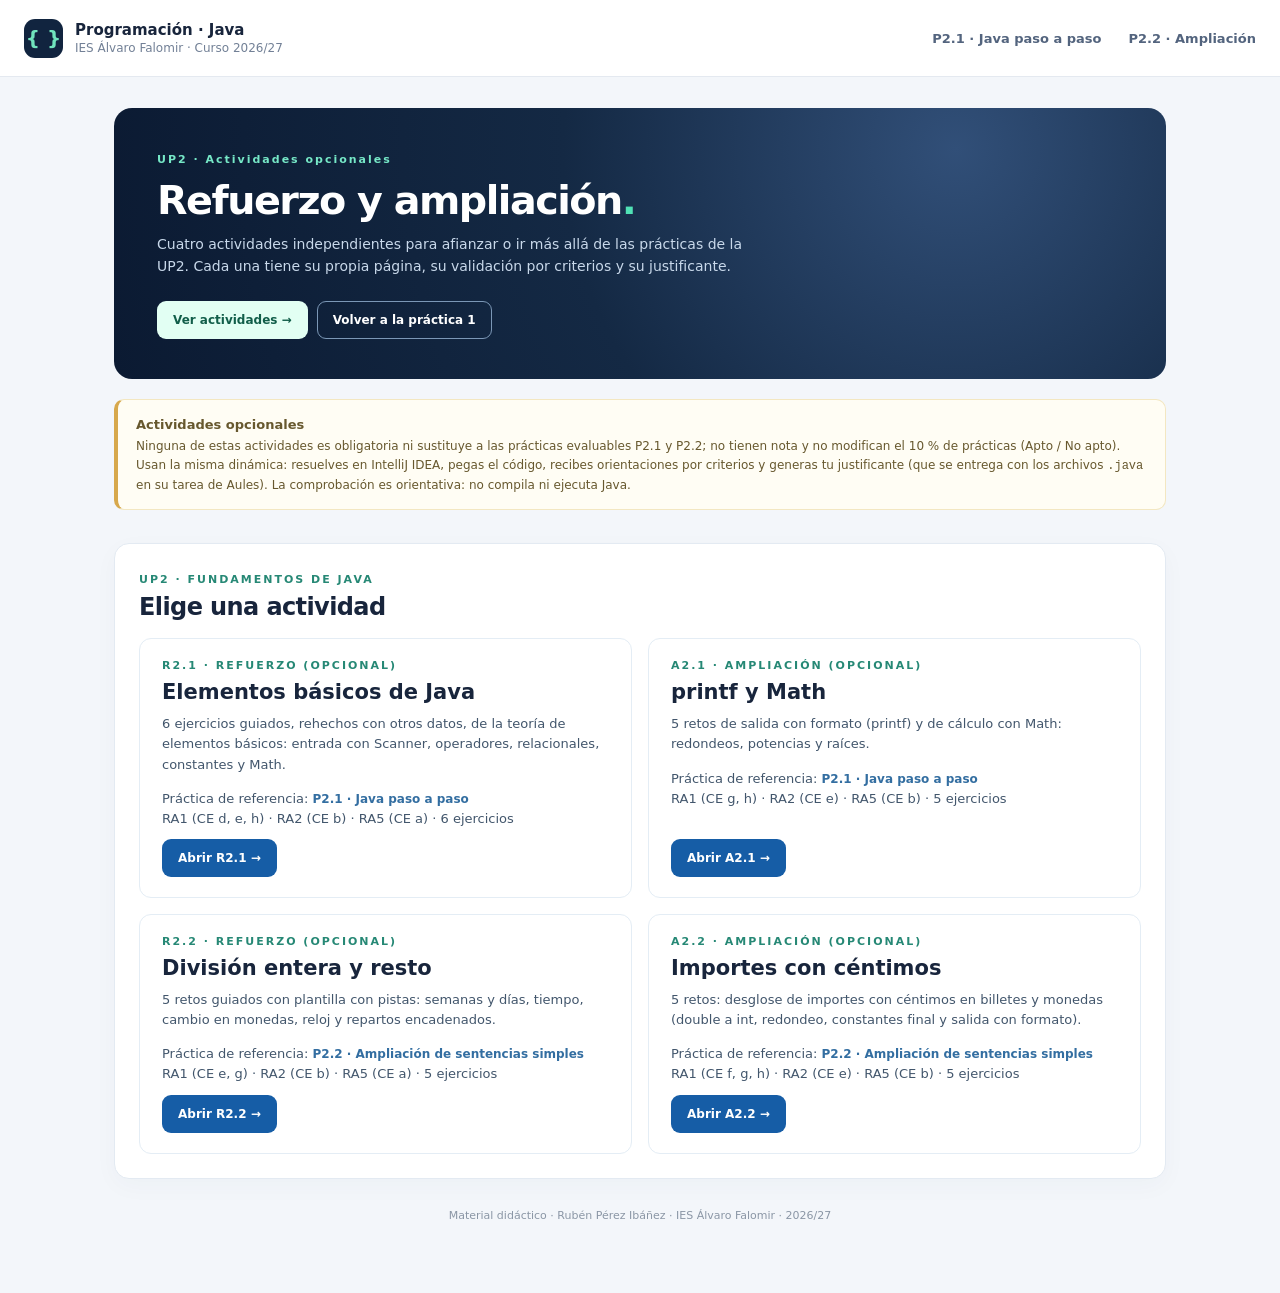
<file: refuerzo-ampliacion.html>
<!doctype html>
<html lang="es">
<head>
  <meta charset="utf-8">
  <meta name="viewport" content="width=device-width, initial-scale=1">
  <meta name="theme-color" content="#111d34">
  <meta name="description" content="Actividades opcionales de refuerzo y ampliación de la UP2 (Java): cuatro páginas independientes con autovalidación formativa y justificante.">
  <title>Java paso a paso · Refuerzo y ampliación · Rubén Pérez Ibáñez</title>
  <link rel="stylesheet" href="styles.css">
  <style>.act-grid{display:grid;grid-template-columns:1fr 1fr;gap:16px}.act-card{border:1px solid #e4edf5;border-radius:12px;padding:20px 22px;background:#fff;display:flex;flex-direction:column;gap:6px;min-width:0}.act-card h3{margin:2px 0 0;font-size:21px}.act-card p{margin:4px 0;font-size:13px;line-height:1.55;color:#42566c}.act-card .btn{margin-top:auto;align-self:flex-start}@media(max-width:800px){.act-grid{grid-template-columns:1fr}}</style>
</head>
<body>
  <header class="topbar">
    <a href="index.html" class="brand"><span class="brand-mark">{ }</span><span><strong>Programación · Java</strong><small>IES Álvaro Falomir · Curso 2026/27</small></span></a>
    <nav class="toplinks" aria-label="Navegación principal"><a href="index.html">P2.1 · Java paso a paso</a><a href="ampliacion.html">P2.2 · Ampliación</a></nav>
  </header>

  <main class="shell" style="display:block;max-width:1100px">
    <div class="workspace">
      <section class="hero"><div><span class="eyebrow">UP2 · Actividades opcionales</span><h1>Refuerzo y ampliación<span class="dot">.</span></h1><p>Cuatro actividades independientes para afianzar o ir más allá de las prácticas de la UP2. Cada una tiene su propia página, su validación por criterios y su justificante.</p><div class="hero-actions"><a class="btn light" href="#actividades">Ver actividades →</a><a class="btn outline-light" href="index.html">Volver a la práctica 1</a></div></div></section>
      <section class="notice" role="note"><strong>Actividades opcionales</strong><p>Ninguna de estas actividades es obligatoria ni sustituye a las prácticas evaluables P2.1 y P2.2; no tienen nota y no modifican el 10 % de prácticas (Apto / No apto). Usan la misma dinámica: resuelves en IntelliJ IDEA, pegas el código, recibes orientaciones por criterios y generas tu justificante (que se entrega con los archivos <code>.java</code> en su tarea de Aules). La comprobación es orientativa: no compila ni ejecuta Java.</p></section>
      <section id="actividades" class="section-panel" style="padding:24px"><div class="section-head"><div><span class="eyebrow dark">UP2 · FUNDAMENTOS DE JAVA</span><h2>Elige una actividad</h2></div></div>
        <div class="act-grid">
<article class="act-card"><span class="eyebrow dark">R2.1 · REFUERZO (OPCIONAL)</span><h3>Elementos básicos de Java</h3><p>6 ejercicios guiados, rehechos con otros datos, de la teoría de elementos básicos: entrada con Scanner, operadores, relacionales, constantes y Math.</p><p class="muted">Práctica de referencia: <a class="small-link" href="index.html">P2.1 · Java paso a paso</a><br>RA1 (CE d, e, h) · RA2 (CE b) · RA5 (CE a) · 6 ejercicios</p><a class="btn primary" href="refuerzo1.html">Abrir R2.1 →</a></article>
<article class="act-card"><span class="eyebrow dark">A2.1 · AMPLIACIÓN (OPCIONAL)</span><h3>printf y Math</h3><p>5 retos de salida con formato (printf) y de cálculo con Math: redondeos, potencias y raíces.</p><p class="muted">Práctica de referencia: <a class="small-link" href="index.html">P2.1 · Java paso a paso</a><br>RA1 (CE g, h) · RA2 (CE e) · RA5 (CE b) · 5 ejercicios</p><a class="btn primary" href="ampliacion1.html">Abrir A2.1 →</a></article>
<article class="act-card"><span class="eyebrow dark">R2.2 · REFUERZO (OPCIONAL)</span><h3>División entera y resto</h3><p>5 retos guiados con plantilla con pistas: semanas y días, tiempo, cambio en monedas, reloj y repartos encadenados.</p><p class="muted">Práctica de referencia: <a class="small-link" href="ampliacion.html">P2.2 · Ampliación de sentencias simples</a><br>RA1 (CE e, g) · RA2 (CE b) · RA5 (CE a) · 5 ejercicios</p><a class="btn primary" href="refuerzo2.html">Abrir R2.2 →</a></article>
<article class="act-card"><span class="eyebrow dark">A2.2 · AMPLIACIÓN (OPCIONAL)</span><h3>Importes con céntimos</h3><p>5 retos: desglose de importes con céntimos en billetes y monedas (double a int, redondeo, constantes final y salida con formato).</p><p class="muted">Práctica de referencia: <a class="small-link" href="ampliacion.html">P2.2 · Ampliación de sentencias simples</a><br>RA1 (CE f, g, h) · RA2 (CE e) · RA5 (CE b) · 5 ejercicios</p><a class="btn primary" href="ampliacion2.html">Abrir A2.2 →</a></article>
        </div>
      </section>
      <footer class="footer">Material didáctico · Rubén Pérez Ibáñez · IES Álvaro Falomir · 2026/27</footer>
    </div>
  </main>
</body>
</html>
</file>
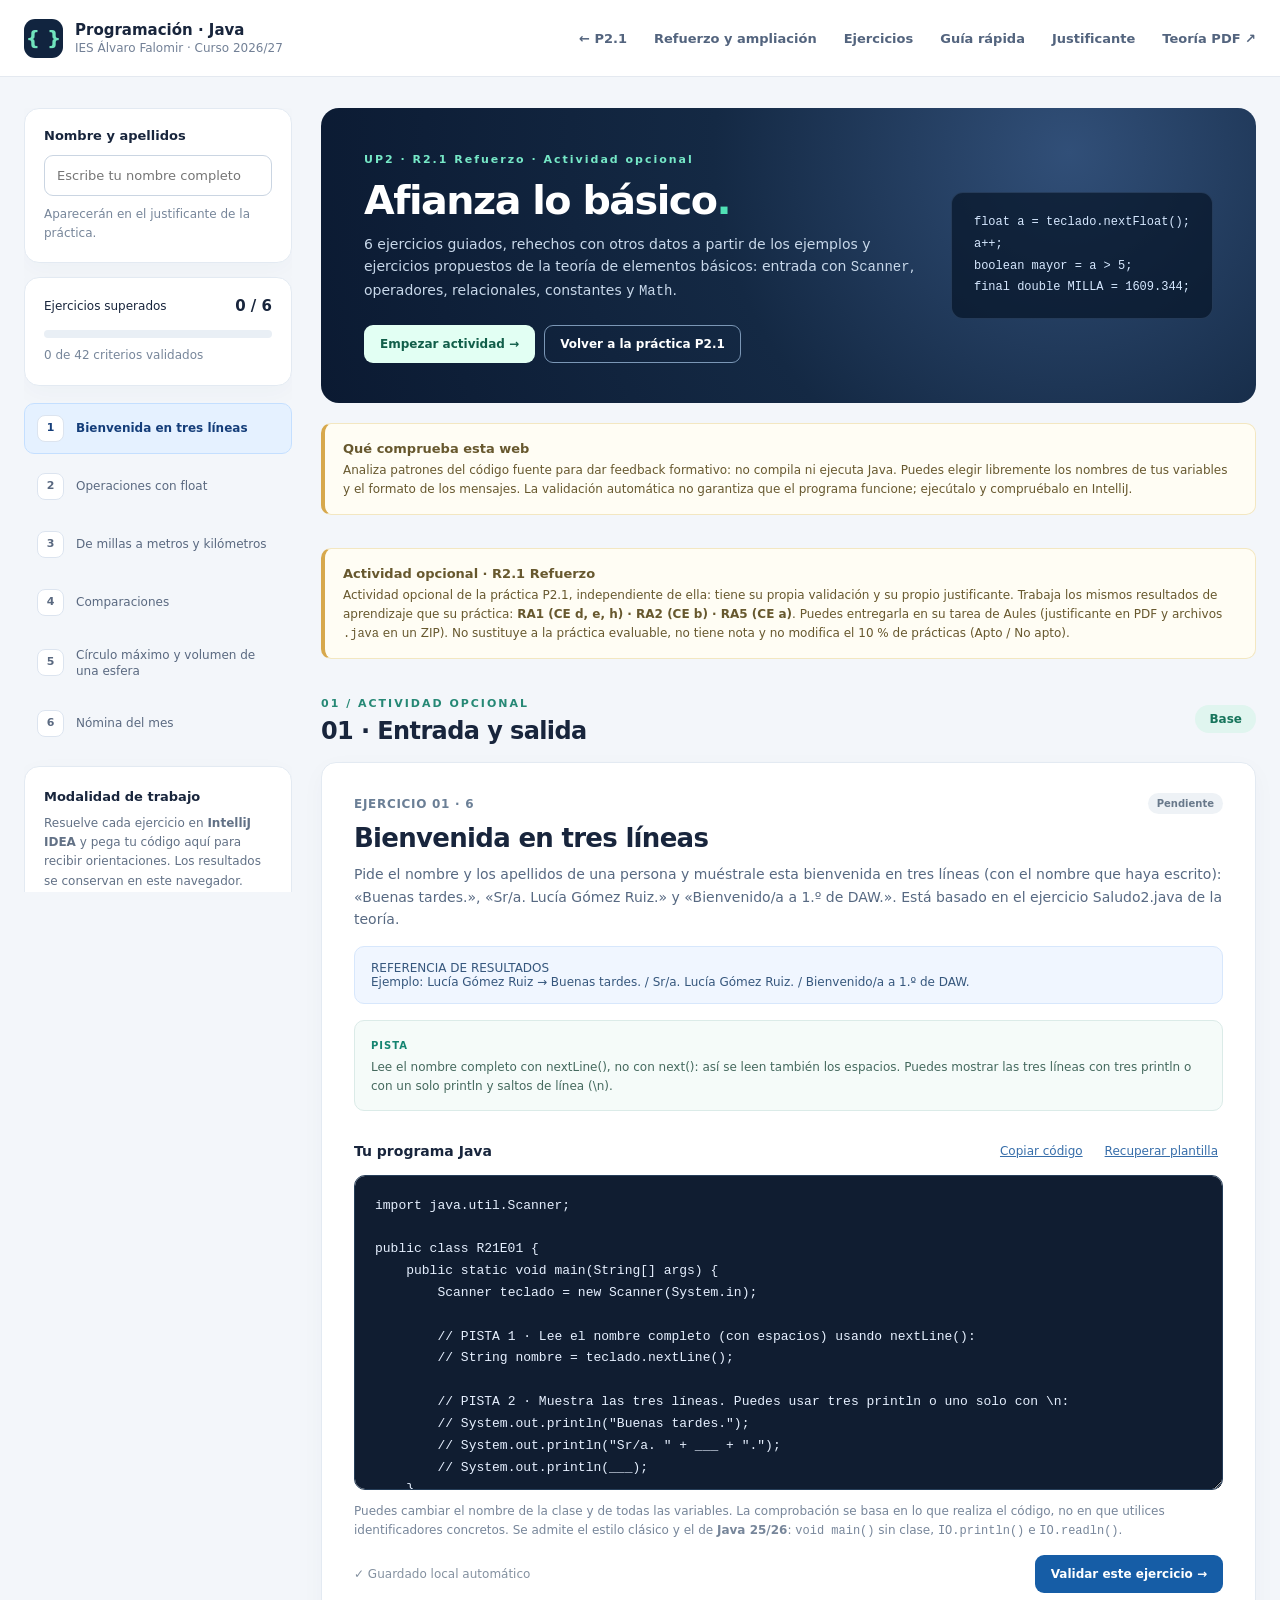
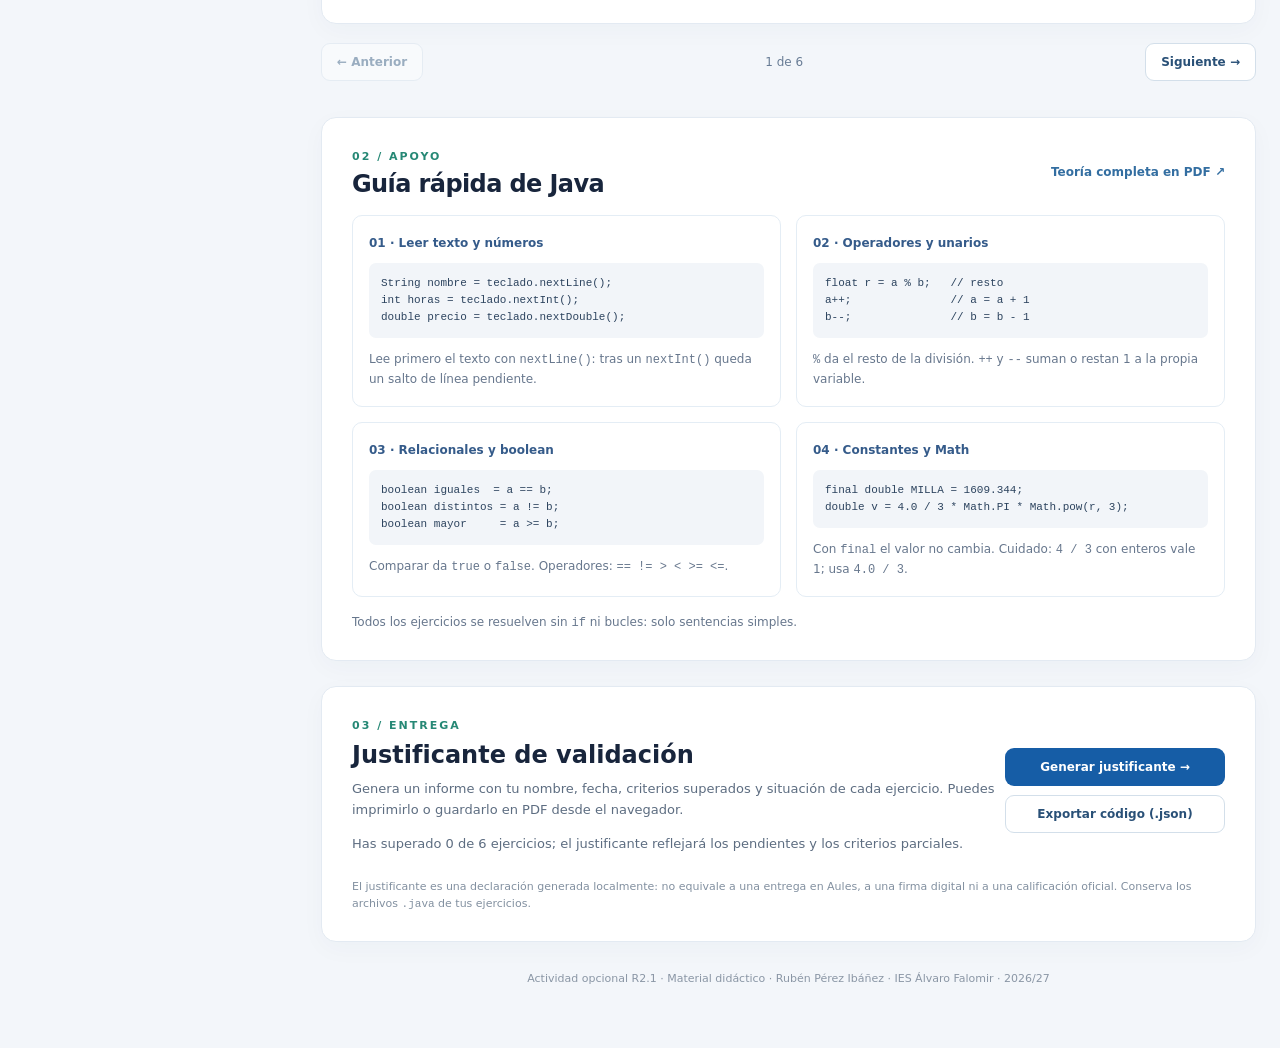
<file: refuerzo1.html>
<!doctype html>
<html lang="es">
<head>
  <meta charset="utf-8">
  <meta name="viewport" content="width=device-width, initial-scale=1">
  <meta name="theme-color" content="#111d34">
  <meta name="description" content="Refuerzo opcional de la P2.1: 6 ejercicios guiados de elementos básicos de Java (entrada, operadores, constantes, Math y relacionales) con autovalidación formativa y justificante.">
  <title>Java paso a paso · R2.1 Refuerzo (opcional) · Rubén Pérez Ibáñez</title>
  <link rel="stylesheet" href="styles.css">
  <script defer src="validator.js"></script>
  <script defer src="validator-r1.js"></script>
  <script defer src="app.js"></script>
</head>
<body>
  <header class="topbar">
    <a href="#inicio" class="brand"><span class="brand-mark">{ }</span><span><strong>Programación · Java</strong><small>IES Álvaro Falomir · Curso 2026/27</small></span></a>
    <nav class="toplinks" aria-label="Navegación principal"><a href="index.html">← P2.1</a><a href="refuerzo-ampliacion.html">Refuerzo y ampliación</a><a href="#ejercicios">Ejercicios</a><a href="#guia">Guía rápida</a><a href="#entrega">Justificante</a><a href="material/Teoria_Java_elementos_basicos.pdf" target="_blank" rel="noopener">Teoría PDF ↗</a></nav>
  </header>

  <main id="inicio" class="shell">
    <aside class="sidebar">
      <section class="panel student-panel"><label for="studentName">Nombre y apellidos</label><input type="text" id="studentName" maxlength="120" placeholder="Escribe tu nombre completo" autocomplete="name"><p class="muted">Aparecerán en el justificante de la práctica.</p></section>
      <section class="panel progress-panel"><div class="inline"><span>Ejercicios superados</span><strong id="progressTotal">0 / 6</strong></div><div class="track"><div id="progressBar"></div></div><p class="muted" id="progressDetail">0 criterios validados</p></section>
      <nav id="exerciseNav" class="exercise-nav" aria-label="Seleccionar ejercicio"></nav>
      <section class="panel side-info"><strong>Modalidad de trabajo</strong><p>Resuelve cada ejercicio en <b>IntelliJ IDEA</b> y pega tu código aquí para recibir orientaciones. Los resultados se conservan en este navegador.</p><button id="resetBtn" class="btn subtle danger" type="button">Borrar mi progreso</button></section>
    </aside>

    <div class="workspace">
      <section class="hero"><div><span class="eyebrow">UP2 · R2.1 Refuerzo · Actividad opcional</span><h1>Afianza lo básico<span class="dot">.</span></h1><p>6 ejercicios guiados, rehechos con otros datos a partir de los ejemplos y ejercicios propuestos de la teoría de elementos básicos: entrada con <code>Scanner</code>, operadores, relacionales, constantes y <code>Math</code>.</p><div class="hero-actions"><a class="btn light" href="#ejercicios">Empezar actividad →</a><a class="btn outline-light" href="index.html">Volver a la práctica P2.1</a></div></div><pre aria-hidden="true">float a = teclado.nextFloat();
a++;
boolean mayor = a &gt; 5;
final double MILLA = 1609.344;</pre></section>
      <section class="notice" role="note"><strong>Qué comprueba esta web</strong><p>Analiza patrones del código fuente para dar feedback formativo: no compila ni ejecuta Java. Puedes elegir libremente los nombres de tus variables y el formato de los mensajes. La validación automática no garantiza que el programa funcione; ejecútalo y compruébalo en IntelliJ.</p></section>
      <section class="notice" role="note"><strong>Actividad opcional · R2.1 Refuerzo</strong><p>Actividad opcional de la práctica P2.1, independiente de ella: tiene su propia validación y su propio justificante. Trabaja los mismos resultados de aprendizaje que su práctica: <b>RA1 (CE d, e, h) · RA2 (CE b) · RA5 (CE a)</b>. Puedes entregarla en su tarea de Aules (justificante en PDF y archivos <code>.java</code> en un ZIP). No sustituye a la práctica evaluable, no tiene nota y no modifica el 10 % de prácticas (Apto / No apto).</p></section>
      <section id="ejercicios" class="exercise-area"><div class="section-head"><div><span class="eyebrow dark">01 / ACTIVIDAD OPCIONAL</span><h2 id="exerciseHeading">Refuerzo · Elementos básicos</h2></div><span id="levelBadge" class="badge">Base</span></div>
        <div class="exercise-card"><div class="number-row"><span id="exerciseNumber">Ejercicio 01 · 12</span><span id="exerciseState" class="pill">Pendiente</span></div><h3 id="exerciseTitle"></h3><p id="exerciseDesc" class="desc"></p><div id="exerciseData" class="data-box" hidden></div><div class="hint"><span>PISTA</span><p id="exerciseHint"></p></div>
          <div class="editor-head"><label for="codeEditor">Tu programa Java</label><div class="editor-actions"><button id="copyBtn" class="text-btn" type="button">Copiar código</button><button id="templateBtn" class="text-btn" type="button">Recuperar plantilla</button></div></div>
          <textarea id="codeEditor" spellcheck="false" autocapitalize="off" autocomplete="off" autocorrect="off" aria-describedby="editorHelp"></textarea><p id="editorHelp" class="muted editor-help">Puedes cambiar el nombre de la clase y de todas las variables. La comprobación se basa en lo que realiza el código, no en que utilices identificadores concretos. Se admite el estilo clásico y el de <b>Java 25/26</b>: <code>void main()</code> sin clase, <code>IO.println()</code> e <code>IO.readln()</code>.</p>
          <div class="editor-bottom"><span id="saveState" role="status">Guardado local automático</span><button id="validateBtn" class="btn primary" type="button">Validar este ejercicio →</button></div>
          <div id="feedback" class="feedback" aria-live="polite" hidden></div>
        </div>
        <div class="exercise-pagination"><button id="prevBtn" class="btn outline" type="button">← Anterior</button><span id="pagerText">1 de 12</span><button id="nextBtn" class="btn outline" type="button">Siguiente →</button></div>
      </section>

      <section id="guia" class="section-panel guide"><div class="section-head"><div><span class="eyebrow dark">02 / APOYO</span><h2>Guía rápida de Java</h2></div><a href="material/Teoria_Java_elementos_basicos.pdf" target="_blank" rel="noopener" class="small-link">Teoría completa en PDF ↗</a></div><div class="guide-grid"><article><b>01 · Leer texto y números</b><pre>String nombre = teclado.nextLine();
int horas = teclado.nextInt();
double precio = teclado.nextDouble();</pre><p>Lee primero el texto con <code>nextLine()</code>: tras un <code>nextInt()</code> queda un salto de línea pendiente.</p></article><article><b>02 · Operadores y unarios</b><pre>float r = a % b;   // resto
a++;               // a = a + 1
b--;               // b = b - 1</pre><p><code>%</code> da el resto de la división. <code>++</code> y <code>--</code> suman o restan 1 a la propia variable.</p></article><article><b>03 · Relacionales y boolean</b><pre>boolean iguales  = a == b;
boolean distintos = a != b;
boolean mayor     = a &gt;= b;</pre><p>Comparar da <code>true</code> o <code>false</code>. Operadores: <code>== != &gt; &lt; &gt;= &lt;=</code>.</p></article><article><b>04 · Constantes y Math</b><pre>final double MILLA = 1609.344;
double v = 4.0 / 3 * Math.PI * Math.pow(r, 3);</pre><p>Con <code>final</code> el valor no cambia. Cuidado: <code>4 / 3</code> con enteros vale 1; usa <code>4.0 / 3</code>.</p></article></div><p class="guide-foot">Todos los ejercicios se resuelven sin <code>if</code> ni bucles: solo sentencias simples.</p></section>
      <section id="entrega" class="finish section-panel"><div><span class="eyebrow dark">03 / ENTREGA</span><h2>Justificante de validación</h2><p>Genera un informe con tu nombre, fecha, criterios superados y situación de cada ejercicio. Puedes imprimirlo o guardarlo en PDF desde el navegador.</p><p id="finishStatus" class="muted"></p></div><div class="finish-actions"><button class="btn primary" type="button" id="receiptBtn">Generar justificante →</button><button class="btn outline" type="button" id="exportBtn">Exportar código (.json)</button></div><p class="legal">El justificante es una declaración generada localmente: no equivale a una entrega en Aules, a una firma digital ni a una calificación oficial. Conserva los archivos <code>.java</code> de tus ejercicios.</p></section>
      <footer class="footer">Actividad opcional R2.1 · Material didáctico · Rubén Pérez Ibáñez · IES Álvaro Falomir · 2026/27</footer>
    </div>
  </main>

  <div id="receiptModal" class="modal" hidden><div class="backdrop" data-close></div><section class="modal-dialog" role="dialog" aria-modal="true" aria-labelledby="receiptTitle"><div class="modal-toolbar"><strong>Vista previa del justificante</strong><div><button id="printBtn" class="btn primary" type="button">Imprimir / Guardar PDF</button><button id="downloadBtn" class="btn outline" type="button">Descargar HTML</button><button class="btn subtle" type="button" data-close aria-label="Cerrar">Cerrar ×</button></div></div><article id="receiptDocument" class="receipt-document"></article></section></div>
</body>
</html>
</file>
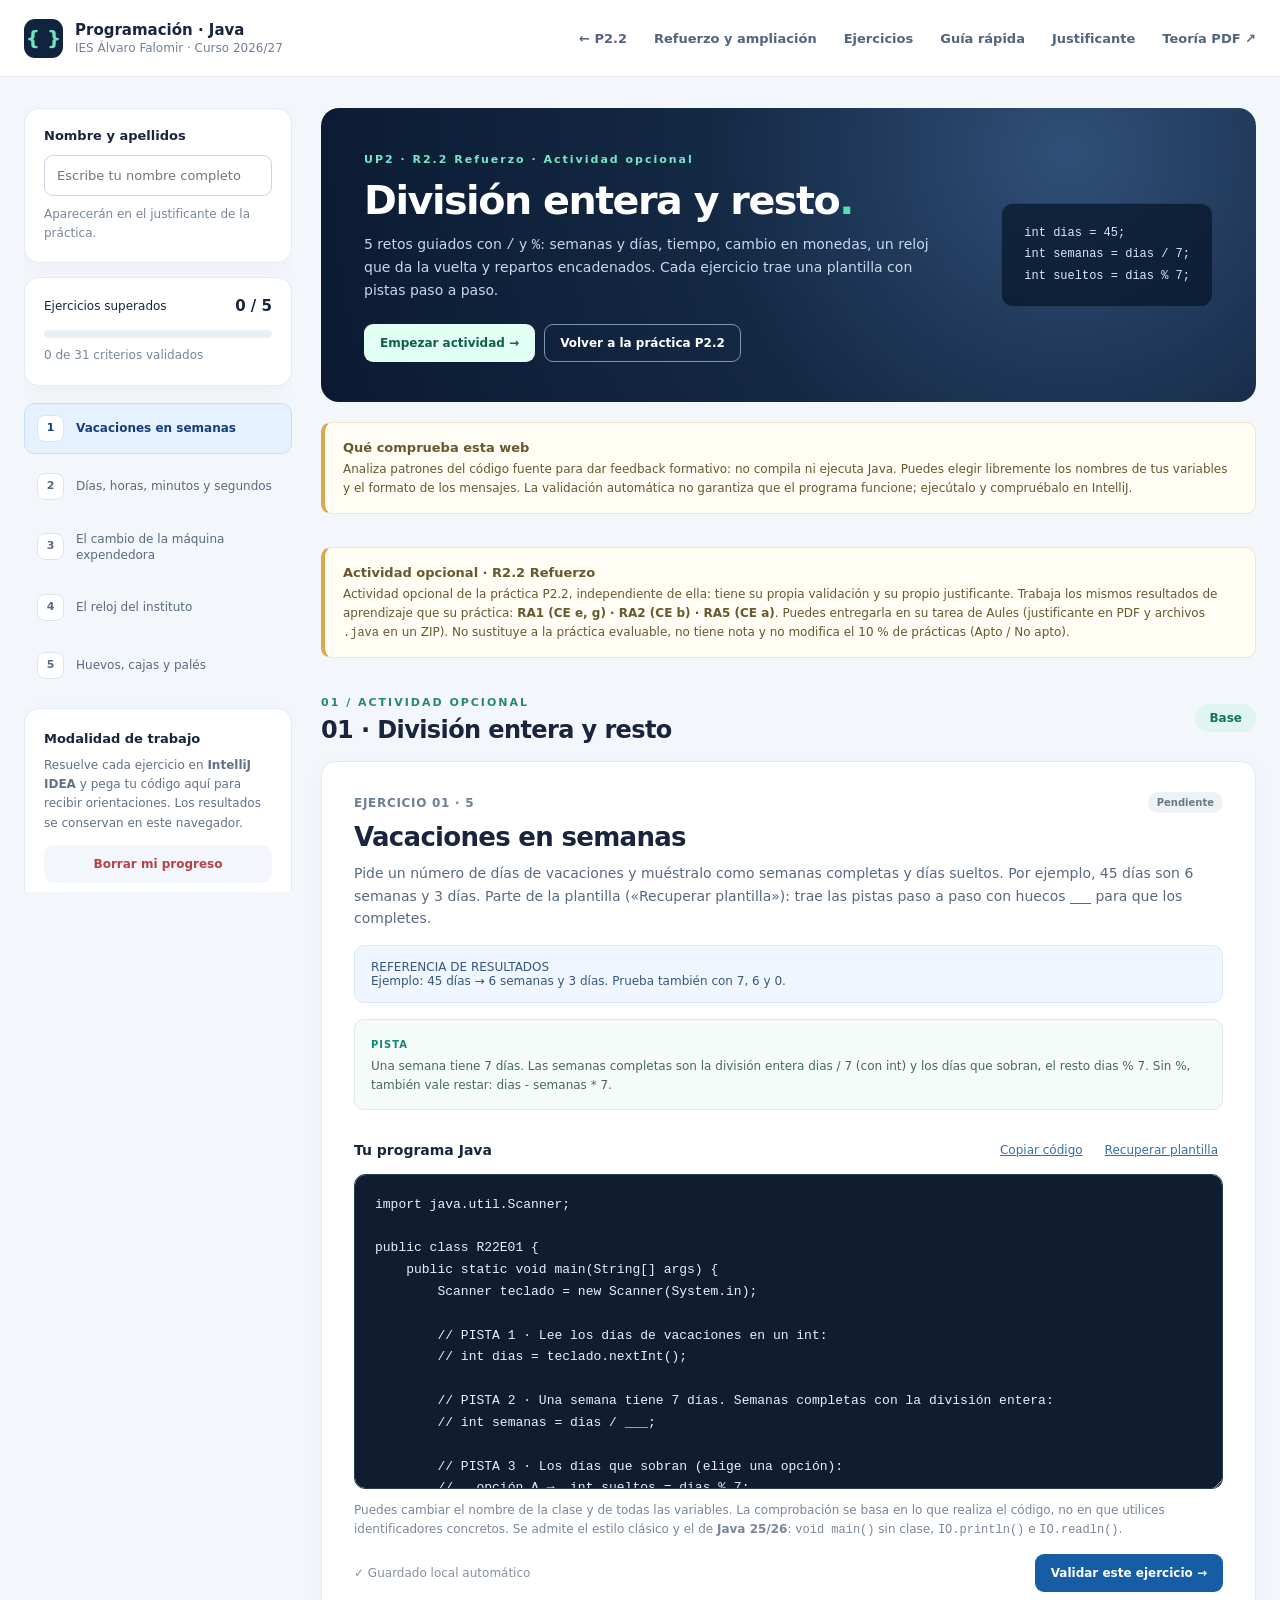
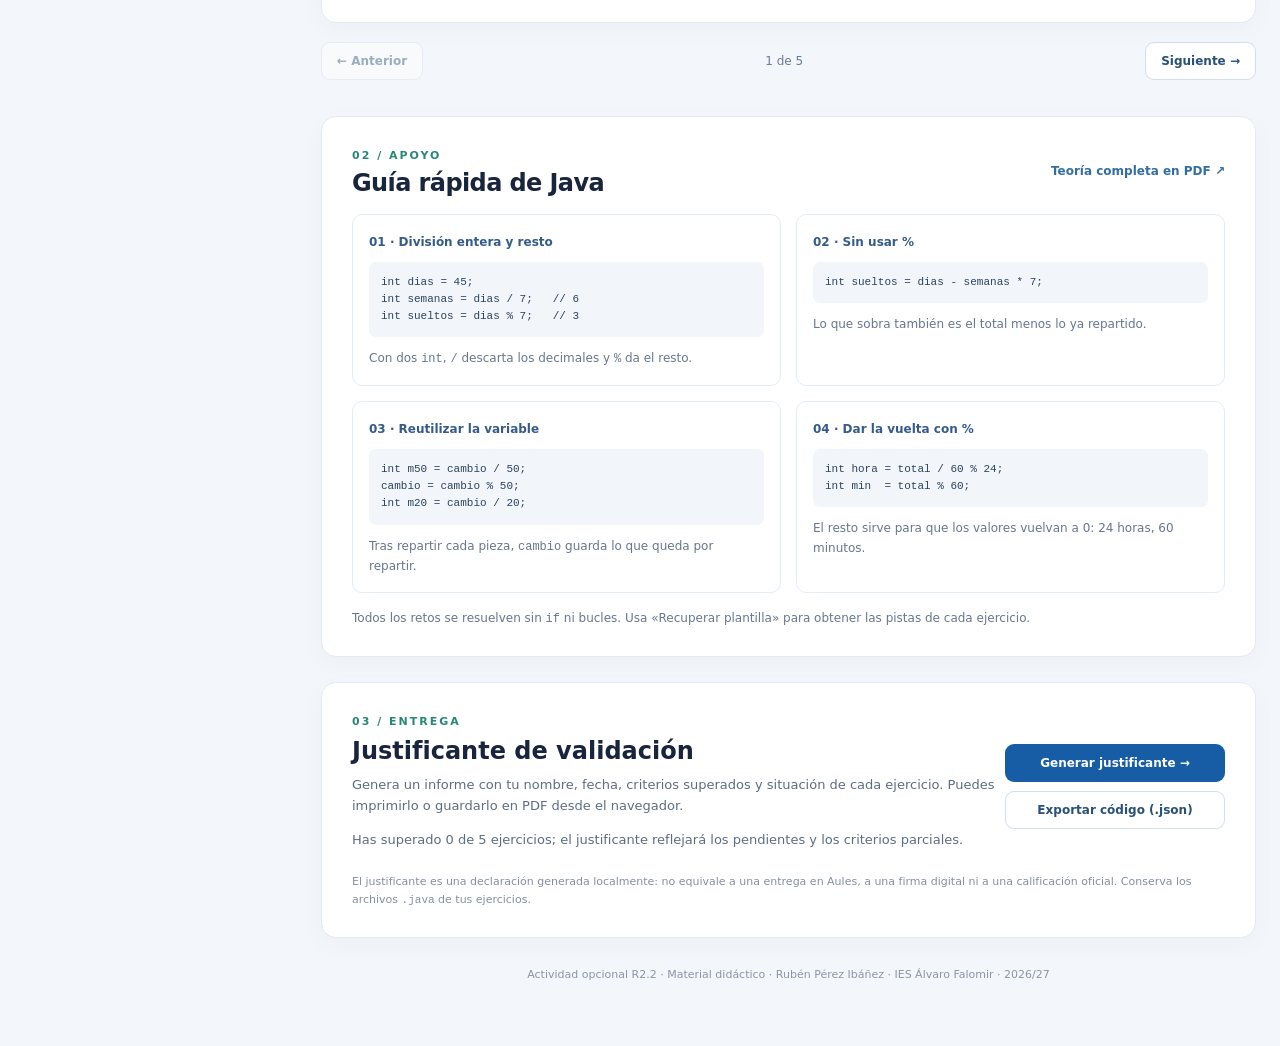
<file: refuerzo2.html>
<!doctype html>
<html lang="es">
<head>
  <meta charset="utf-8">
  <meta name="viewport" content="width=device-width, initial-scale=1">
  <meta name="theme-color" content="#111d34">
  <meta name="description" content="Refuerzo opcional de la P2.2: 5 retos de división entera y resto (tiempo, monedas, reloj, repartos) con plantilla con pistas, autovalidación formativa y justificante.">
  <title>Java paso a paso · R2.2 Refuerzo (opcional) · Rubén Pérez Ibáñez</title>
  <link rel="stylesheet" href="styles.css">
  <script defer src="validator.js"></script>
  <script defer src="validator-r2.js"></script>
  <script defer src="app.js"></script>
</head>
<body>
  <header class="topbar">
    <a href="#inicio" class="brand"><span class="brand-mark">{ }</span><span><strong>Programación · Java</strong><small>IES Álvaro Falomir · Curso 2026/27</small></span></a>
    <nav class="toplinks" aria-label="Navegación principal"><a href="ampliacion.html">← P2.2</a><a href="refuerzo-ampliacion.html">Refuerzo y ampliación</a><a href="#ejercicios">Ejercicios</a><a href="#guia">Guía rápida</a><a href="#entrega">Justificante</a><a href="material/Teoria_Java_elementos_basicos.pdf" target="_blank" rel="noopener">Teoría PDF ↗</a></nav>
  </header>

  <main id="inicio" class="shell">
    <aside class="sidebar">
      <section class="panel student-panel"><label for="studentName">Nombre y apellidos</label><input type="text" id="studentName" maxlength="120" placeholder="Escribe tu nombre completo" autocomplete="name"><p class="muted">Aparecerán en el justificante de la práctica.</p></section>
      <section class="panel progress-panel"><div class="inline"><span>Ejercicios superados</span><strong id="progressTotal">0 / 5</strong></div><div class="track"><div id="progressBar"></div></div><p class="muted" id="progressDetail">0 criterios validados</p></section>
      <nav id="exerciseNav" class="exercise-nav" aria-label="Seleccionar ejercicio"></nav>
      <section class="panel side-info"><strong>Modalidad de trabajo</strong><p>Resuelve cada ejercicio en <b>IntelliJ IDEA</b> y pega tu código aquí para recibir orientaciones. Los resultados se conservan en este navegador.</p><button id="resetBtn" class="btn subtle danger" type="button">Borrar mi progreso</button></section>
    </aside>

    <div class="workspace">
      <section class="hero"><div><span class="eyebrow">UP2 · R2.2 Refuerzo · Actividad opcional</span><h1>División entera y resto<span class="dot">.</span></h1><p>5 retos guiados con <code>/</code> y <code>%</code>: semanas y días, tiempo, cambio en monedas, un reloj que da la vuelta y repartos encadenados. Cada ejercicio trae una plantilla con pistas paso a paso.</p><div class="hero-actions"><a class="btn light" href="#ejercicios">Empezar actividad →</a><a class="btn outline-light" href="ampliacion.html">Volver a la práctica P2.2</a></div></div><pre aria-hidden="true">int dias = 45;
int semanas = dias / 7;
int sueltos = dias % 7;</pre></section>
      <section class="notice" role="note"><strong>Qué comprueba esta web</strong><p>Analiza patrones del código fuente para dar feedback formativo: no compila ni ejecuta Java. Puedes elegir libremente los nombres de tus variables y el formato de los mensajes. La validación automática no garantiza que el programa funcione; ejecútalo y compruébalo en IntelliJ.</p></section>
      <section class="notice" role="note"><strong>Actividad opcional · R2.2 Refuerzo</strong><p>Actividad opcional de la práctica P2.2, independiente de ella: tiene su propia validación y su propio justificante. Trabaja los mismos resultados de aprendizaje que su práctica: <b>RA1 (CE e, g) · RA2 (CE b) · RA5 (CE a)</b>. Puedes entregarla en su tarea de Aules (justificante en PDF y archivos <code>.java</code> en un ZIP). No sustituye a la práctica evaluable, no tiene nota y no modifica el 10 % de prácticas (Apto / No apto).</p></section>
      <section id="ejercicios" class="exercise-area"><div class="section-head"><div><span class="eyebrow dark">01 / ACTIVIDAD OPCIONAL</span><h2 id="exerciseHeading">Refuerzo · División entera y resto</h2></div><span id="levelBadge" class="badge">Base</span></div>
        <div class="exercise-card"><div class="number-row"><span id="exerciseNumber">Ejercicio 01 · 12</span><span id="exerciseState" class="pill">Pendiente</span></div><h3 id="exerciseTitle"></h3><p id="exerciseDesc" class="desc"></p><div id="exerciseData" class="data-box" hidden></div><div class="hint"><span>PISTA</span><p id="exerciseHint"></p></div>
          <div class="editor-head"><label for="codeEditor">Tu programa Java</label><div class="editor-actions"><button id="copyBtn" class="text-btn" type="button">Copiar código</button><button id="templateBtn" class="text-btn" type="button">Recuperar plantilla</button></div></div>
          <textarea id="codeEditor" spellcheck="false" autocapitalize="off" autocomplete="off" autocorrect="off" aria-describedby="editorHelp"></textarea><p id="editorHelp" class="muted editor-help">Puedes cambiar el nombre de la clase y de todas las variables. La comprobación se basa en lo que realiza el código, no en que utilices identificadores concretos. Se admite el estilo clásico y el de <b>Java 25/26</b>: <code>void main()</code> sin clase, <code>IO.println()</code> e <code>IO.readln()</code>.</p>
          <div class="editor-bottom"><span id="saveState" role="status">Guardado local automático</span><button id="validateBtn" class="btn primary" type="button">Validar este ejercicio →</button></div>
          <div id="feedback" class="feedback" aria-live="polite" hidden></div>
        </div>
        <div class="exercise-pagination"><button id="prevBtn" class="btn outline" type="button">← Anterior</button><span id="pagerText">1 de 12</span><button id="nextBtn" class="btn outline" type="button">Siguiente →</button></div>
      </section>

      <section id="guia" class="section-panel guide"><div class="section-head"><div><span class="eyebrow dark">02 / APOYO</span><h2>Guía rápida de Java</h2></div><a href="material/Teoria_Java_elementos_basicos.pdf" target="_blank" rel="noopener" class="small-link">Teoría completa en PDF ↗</a></div><div class="guide-grid"><article><b>01 · División entera y resto</b><pre>int dias = 45;
int semanas = dias / 7;   // 6
int sueltos = dias % 7;   // 3</pre><p>Con dos <code>int</code>, <code>/</code> descarta los decimales y <code>%</code> da el resto.</p></article><article><b>02 · Sin usar %</b><pre>int sueltos = dias - semanas * 7;</pre><p>Lo que sobra también es el total menos lo ya repartido.</p></article><article><b>03 · Reutilizar la variable</b><pre>int m50 = cambio / 50;
cambio = cambio % 50;
int m20 = cambio / 20;</pre><p>Tras repartir cada pieza, <code>cambio</code> guarda lo que queda por repartir.</p></article><article><b>04 · Dar la vuelta con %</b><pre>int hora = total / 60 % 24;
int min  = total % 60;</pre><p>El resto sirve para que los valores vuelvan a 0: 24 horas, 60 minutos.</p></article></div><p class="guide-foot">Todos los retos se resuelven sin <code>if</code> ni bucles. Usa «Recuperar plantilla» para obtener las pistas de cada ejercicio.</p></section>
      <section id="entrega" class="finish section-panel"><div><span class="eyebrow dark">03 / ENTREGA</span><h2>Justificante de validación</h2><p>Genera un informe con tu nombre, fecha, criterios superados y situación de cada ejercicio. Puedes imprimirlo o guardarlo en PDF desde el navegador.</p><p id="finishStatus" class="muted"></p></div><div class="finish-actions"><button class="btn primary" type="button" id="receiptBtn">Generar justificante →</button><button class="btn outline" type="button" id="exportBtn">Exportar código (.json)</button></div><p class="legal">El justificante es una declaración generada localmente: no equivale a una entrega en Aules, a una firma digital ni a una calificación oficial. Conserva los archivos <code>.java</code> de tus ejercicios.</p></section>
      <footer class="footer">Actividad opcional R2.2 · Material didáctico · Rubén Pérez Ibáñez · IES Álvaro Falomir · 2026/27</footer>
    </div>
  </main>

  <div id="receiptModal" class="modal" hidden><div class="backdrop" data-close></div><section class="modal-dialog" role="dialog" aria-modal="true" aria-labelledby="receiptTitle"><div class="modal-toolbar"><strong>Vista previa del justificante</strong><div><button id="printBtn" class="btn primary" type="button">Imprimir / Guardar PDF</button><button id="downloadBtn" class="btn outline" type="button">Descargar HTML</button><button class="btn subtle" type="button" data-close aria-label="Cerrar">Cerrar ×</button></div></div><article id="receiptDocument" class="receipt-document"></article></section></div>
</body>
</html>
</file>
<file: styles.css>
:root{font-family:Inter,ui-sans-serif,system-ui,-apple-system,BlinkMacSystemFont,"Segoe UI",sans-serif;color:#18253c;background:#f3f6fa;font-synthesis:none;scroll-behavior:smooth}*{box-sizing:border-box}body{margin:0}button,input,textarea{font:inherit}button{cursor:pointer}a{color:inherit;text-decoration:none}a:focus-visible,button:focus-visible,textarea:focus-visible,input:focus-visible{outline:3px solid #68a6ff;outline-offset:2px}h1,h2,h3,p{margin-top:0}p{line-height:1.6}.topbar{height:77px;background:#fff;border-bottom:1px solid #e4e9f0;display:flex;justify-content:space-between;align-items:center;padding:0 max(24px,calc((100vw - 1430px)/2));gap:24px;position:sticky;top:0;z-index:5}.brand{display:flex;align-items:center;gap:12px;white-space:nowrap}.brand-mark{width:39px;height:39px;border-radius:11px;background:#11243f;color:#70e4bd;display:grid;place-items:center;font-weight:800;font-size:20px}.brand strong,.brand small{display:block}.brand strong{font-size:15px}.brand small{color:#728096;margin-top:2px;font-size:12px}.toplinks{display:flex;align-items:center;gap:27px;color:#53647e;font-size:13px;font-weight:650}.toplinks a:hover,.small-link:hover{text-decoration:underline}.shell{max-width:1430px;margin:0 auto;padding:31px 24px 72px;display:grid;grid-template-columns:268px minmax(0,1fr);align-items:start;gap:29px}.sidebar{position:sticky;top:108px;max-height:calc(100vh - 116px);overflow:auto;scrollbar-width:thin}.panel,.exercise-card,.section-panel{border:1px solid #e3eaf2;background:#fff;border-radius:15px;box-shadow:0 7px 25px #20385708}.panel{padding:19px;margin-bottom:14px}.panel label{font-size:13px;font-weight:800;display:block;margin-bottom:12px}.panel input{border:1px solid #cad5e2;border-radius:9px;width:100%;padding:12px;font-size:13px}.muted{color:#77869a;font-size:12px;line-height:1.6}.student-panel .muted{margin:9px 0 0}.inline,.number-row,.editor-head,.editor-bottom,.exercise-pagination,.section-head{display:flex;justify-content:space-between;align-items:center;gap:13px}.inline{font-size:12px}.inline strong{font-size:15px}.track{height:8px;border-radius:10px;background:#e9eff5;overflow:hidden;margin:15px 0 8px}.track>div{height:100%;width:0;background:linear-gradient(90deg,#10af92,#45d2a0);transition:width .25s}.progress-panel p{margin:0}.exercise-nav{display:grid;gap:7px;margin:17px 0}.nav-item{width:100%;border:1px solid transparent;background:transparent;text-align:left;display:flex;align-items:center;gap:12px;border-radius:10px;padding:11px 12px;color:#5a6980;font-size:12px;line-height:1.35}.nav-item:hover{background:#eaf0f8}.nav-item.active{background:#e5f1ff;border-color:#c4dfff;color:#153e7a;font-weight:750}.nav-id{width:27px;height:27px;background:#fff;border:1px solid #dce4ef;border-radius:8px;display:grid;place-items:center;flex:none;font-size:11px;font-weight:700}.nav-item.done .nav-id{background:#d9f8ec;border-color:#b1ebd6;color:#087b57}.nav-item.partial .nav-id{background:#fff5d9;border-color:#f8e6ae;color:#95690b}.side-info strong{font-size:13px}.side-info p{font-size:12px;color:#627186;margin:9px 0 12px}.side-info button{width:100%;justify-content:center}.workspace{min-width:0}.hero{border-radius:18px;background:radial-gradient(circle at 80% 15%,#314f78 0,#142944 45%,#0b1a32 100%);color:white;display:flex;gap:25px;align-items:center;justify-content:space-between;padding:40px 43px;min-height:265px;overflow:hidden}.eyebrow{font-size:11px;letter-spacing:2px;font-weight:800;color:#76e8c7}.eyebrow.dark{color:#268875}.hero h1{font-size:clamp(31px,3.1vw,45px);margin:10px 0;font-weight:850;letter-spacing:-1.5px}.dot{color:#50e1b5}.hero p{color:#c8d8ea;max-width:590px;margin-bottom:23px;font-size:14px}.hero pre{color:#d6e8ff;background:#071427b3;padding:19px 22px;border:1px solid #52729b55;border-radius:12px;font:12px/1.8 ui-monospace,SFMono-Regular,Menlo,monospace;white-space:pre;flex:none}.hero pre span{color:#77c1ff}.hero pre em{color:#77e1bc;font-style:normal}.hero-actions{display:flex;gap:9px;flex-wrap:wrap}.btn{border:1px solid transparent;border-radius:9px;padding:10px 15px;font-size:12px;font-weight:750;display:inline-flex;align-items:center;justify-content:center;gap:5px;min-height:38px;transition:transform .12s,filter .12s}.btn:hover{filter:brightness(.96);transform:translateY(-1px)}.btn:disabled{opacity:.44;cursor:not-allowed;transform:none}.btn.primary{background:#165da6;color:white}.btn.light{background:#e2fff3;color:#115e49}.btn.outline-light{background:transparent;border-color:#7b97b6;color:#fff}.btn.outline{background:#fff;border-color:#d3dfea;color:#295077}.btn.subtle{background:#f3f6fa;color:#42566c}.btn.danger{color:#b64248}.notice{background:#fffdf4;border:1px solid #f3e7c1;border-left:4px solid #d7a84c;border-radius:10px;margin:20px 0 33px;padding:14px 18px;color:#67582e}.notice strong{font-size:13px}.notice p{margin:4px 0 0;font-size:12px}.section-head{margin:0 0 17px}.section-head h2{font-size:24px;letter-spacing:-.6px;margin:6px 0 0}.badge{background:#e0f5ef;color:#16745b;border-radius:30px;padding:7px 14px;font-size:12px;font-weight:750}.exercise-card{padding:30px 32px}.number-row{margin-bottom:9px;font-size:12px;letter-spacing:.7px;color:#6b7f96;font-weight:800;text-transform:uppercase}.pill{border-radius:30px;background:#eef2f6;color:#69798b;padding:5px 9px;font-size:10px;text-transform:none;letter-spacing:0}.pill.ok{color:#137756;background:#ddf8ed}.pill.partial{color:#92660b;background:#fff3d5}.exercise-card h3{font-size:26px;margin:8px 0 10px;letter-spacing:-.7px}.exercise-card .desc{font-size:14px;white-space:pre-line;color:#576982}.data-box{background:#f0f6ff;border:1px solid #d7e7fc;border-radius:10px;padding:14px 16px;white-space:pre-line;font-size:12px;color:#36577d;margin:16px 0}.hint{border:1px solid #dbebe8;background:#f5fbf9;border-radius:10px;padding:13px 16px;margin:15px 0 28px}.hint span{font-size:10px;letter-spacing:1px;color:#158471;font-weight:850}.hint p{margin:5px 0 0;color:#45695e;font-size:12px}.editor-head{margin-bottom:12px}.editor-head label{font-size:14px;font-weight:800}.editor-actions{display:flex;gap:12px}.text-btn{border:0;background:none;color:#376eaa;font-size:12px;padding:5px;text-decoration:underline}.text-btn:hover{color:#0b477d}textarea{background:#101d31;color:#e6f0ff;width:100%;height:315px;padding:19px 20px;border:1px solid #263e59;border-radius:11px;resize:vertical;tab-size:4;font:13px/1.68 ui-monospace,SFMono-Regular,Consolas,monospace}.editor-help{margin:8px 0 14px}.editor-bottom{flex-wrap:wrap}.editor-bottom span{font-size:12px;color:#8491a0}.feedback{margin-top:22px;border:1px solid #d8e2eb;background:#f6f8fb;border-radius:12px;padding:20px}.feedback.success{border-color:#b9e8d0;background:#f1fcf6}.feedback.partial{border-color:#f2dfb2;background:#fffaf0}.feedback h4{margin:0 0 7px;font-size:14px}.feedback .feedback-summary{margin:0 0 12px;font-size:12px;color:#556984}.check-list{display:grid;gap:7px}.check-row{display:flex;gap:9px;font-size:12px;line-height:1.5;align-items:baseline}.check-row .check-sign{font-weight:900;color:#b47b12;min-width:16px}.check-row.passed .check-sign{color:#0f9266}.check-row.pending{color:#7b6d55}.exercise-pagination{margin:19px 0 36px}.exercise-pagination span{color:#687c95;font-size:12px}.section-panel{padding:27px 30px;margin-top:25px}.guide-grid{display:grid;grid-template-columns:1fr 1fr;gap:15px}.guide-grid article{border:1px solid #e4edf5;border-radius:10px;padding:16px;min-width:0}.guide-grid b{color:#355b8a;font-size:12px}.guide-grid pre{font:11px/1.55 ui-monospace,Consolas,monospace;white-space:pre-wrap;background:#f2f5f9;color:#2c435e;padding:12px;border-radius:7px;overflow-x:auto;margin:12px 0}.guide-grid p,.guide-foot{font-size:12px;color:#67778d;margin:0}.guide-foot{margin-top:16px}.small-link{color:#336ea1;font-size:12px;font-weight:650}.finish{display:flex;align-items:center;flex-wrap:wrap;gap:10px;justify-content:space-between}.finish>div:first-child{flex:1 1 360px}.finish h2{margin:8px 0 10px}.finish p{font-size:13px;color:#5d6d81}.finish-actions{display:grid;gap:9px}.finish-actions .btn{width:220px}.finish .legal{width:100%;margin:0;font-size:11px;color:#8290a0}.footer{text-align:center;color:#8a96a5;font-size:11px;margin-top:30px}.modal[hidden]{display:none}.modal{position:fixed;inset:0;z-index:10;display:grid;place-items:center;padding:18px}.backdrop{position:absolute;inset:0;background:#0a1934b8}.modal-dialog{position:relative;z-index:1;width:min(940px,100%);max-height:95vh;overflow:auto;background:#edf2f8;border-radius:16px;padding:18px}.modal-toolbar{position:sticky;top:-18px;z-index:2;background:#edf2f8;padding:9px 2px 15px;display:flex;align-items:center;justify-content:space-between;gap:14px;flex-wrap:wrap}.modal-toolbar strong{font-size:13px}.modal-toolbar>div{display:flex;gap:7px;flex-wrap:wrap}.receipt-document{background:white;max-width:790px;margin:0 auto;padding:42px 45px;min-height:740px;box-shadow:0 6px 25px #25365017;color:#1b293d}.receipt-head{display:flex;gap:15px;align-items:center;border-bottom:2px solid #243d5b;padding-bottom:18px}.receipt-mark{width:46px;height:46px;display:grid;place-items:center;border-radius:12px;background:#e5f8ef;color:#147954;font-size:26px;font-weight:900}.receipt-head span{font-size:12px;color:#728096}.receipt-head h2{margin:4px 0 0;font-size:24px}.receipt-grid{display:grid;grid-template-columns:1fr 1fr;gap:12px;margin-top:19px}.receipt-grid div{border:1px solid #e8edf3;background:#f7f9fc;padding:11px 13px;border-radius:7px;min-width:0}.receipt-grid .wide{grid-column:1/-1}.receipt-grid span{display:block;color:#748299;font-size:10px;margin-bottom:4px}.receipt-grid strong{display:block;overflow-wrap:anywhere;font-size:12px}.receipt-document h3{font-size:15px;margin:23px 0 8px}.receipt-table{width:100%;border-collapse:collapse;font-size:11px}.receipt-table th{background:#f0f5fa;color:#607189;text-align:left}.receipt-table th,.receipt-table td{padding:9px 7px;border-bottom:1px solid #e1e8ef;vertical-align:top}.receipt-table .done{color:#117452;font-weight:800}.receipt-table .partial{color:#98711e;font-weight:800}.receipt-table .pending{color:#8c96a3}.receipt-note{font-size:10px;color:#7b899b;margin-top:20px}.receipt-code{font-family:ui-monospace,Consolas,monospace;letter-spacing:1px;font-size:12px}@media(max-width:1120px){.hero pre{display:none}.toplinks{gap:14px}}@media(max-width:800px){.topbar{position:static;height:auto;padding:13px 18px;align-items:flex-start;flex-wrap:wrap}.toplinks{flex-wrap:wrap;gap:12px}.shell{display:block;padding:17px 15px}.sidebar{position:static;max-height:none;display:grid;grid-template-columns:1fr 1fr;gap:8px;margin-bottom:15px}.sidebar .panel{margin:0}.exercise-nav{grid-column:1/-1;grid-template-columns:repeat(4,minmax(0,1fr));margin:0}.nav-item{font-size:0;justify-content:center;padding:6px}.nav-item .nav-id{font-size:12px}.side-info{grid-column:1/-1}.hero{min-height:auto;padding:26px}.exercise-card{padding:21px 16px}.section-panel{padding:22px 17px}.guide-grid{grid-template-columns:1fr}.receipt-document{padding:25px 18px}.receipt-grid{grid-template-columns:1fr}.receipt-grid .wide{grid-column:auto}}@media(max-width:420px){.sidebar{grid-template-columns:1fr}.hero h1{font-size:32px}.editor-head{align-items:flex-start}.editor-actions{gap:3px}.modal{padding:0}.modal-dialog{height:100vh;max-height:100vh;border-radius:0}.receipt-table{font-size:9px}}
@media print{@page{size:A4;margin:13mm}body{background:#fff!important}.topbar,.shell,.modal-toolbar,.backdrop{display:none!important}.modal{display:block!important;position:static!important;padding:0!important}.modal[hidden]{display:none!important}.modal-dialog{display:block!important;position:static!important;max-height:none!important;overflow:visible!important;width:100%!important;padding:0!important;background:#fff!important}.receipt-document{max-width:none!important;min-height:0!important;padding:0!important;box-shadow:none!important}.receipt-head{break-after:avoid}.receipt-grid div,.receipt-table tr{break-inside:avoid}.receipt-table th,.receipt-table td{padding:7px 6px}.receipt-note{margin-top:18px}}
</file>
<file: guia.css>
:root{
  --bg:#f4f7fb;--panel:#fff;--text:#14213d;--muted:#62718a;--line:#dce4ef;
  --primary:#0b6efd;--primary2:#0058c7;--ok:#148a5b;--accent:#7c3aed;--code:#0f172a;
  --shadow:0 14px 40px rgba(27,50,82,.09);--radius:18px;
}
*{box-sizing:border-box}html{scroll-behavior:smooth}body{margin:0;font-family:Inter,ui-sans-serif,system-ui,-apple-system,BlinkMacSystemFont,"Segoe UI",sans-serif;color:var(--text);background:var(--bg);line-height:1.6}
a{color:var(--primary)}.topbar{position:sticky;top:0;z-index:20;display:flex;justify-content:space-between;gap:16px;align-items:center;padding:14px 28px;background:rgba(255,255,255,.95);backdrop-filter:blur(12px);border-bottom:1px solid var(--line)}
.brand{display:flex;align-items:center;gap:12px}.brand-mark{width:42px;height:42px;border-radius:12px;background:var(--text);color:#fff;display:grid;place-items:center;font-weight:800}.brand strong,.brand span{display:block}.brand span{font-size:.86rem;color:var(--muted);margin-top:2px}.top-actions{display:flex;gap:10px;flex-wrap:wrap}.btn{border:1px solid transparent;border-radius:11px;padding:10px 14px;font-weight:750;cursor:pointer;text-decoration:none;display:inline-flex;align-items:center;justify-content:center;gap:8px}.btn.primary{background:var(--primary);color:#fff}.btn.primary:hover{background:var(--primary2)}.btn.ghost{background:#fff;border-color:var(--line);color:var(--text)}.btn.ghost:hover{background:#f7f9fc}
.page{max-width:1220px;margin:0 auto;padding:30px 24px 70px}.hero{background:linear-gradient(135deg,#0e274c 0%,#0b6efd 100%);color:#fff;border-radius:26px;padding:42px;box-shadow:var(--shadow);margin-bottom:28px}.eyebrow{text-transform:uppercase;letter-spacing:.12em;font-size:.76rem;font-weight:800;opacity:.8}.hero h1{font-size:clamp(2.3rem,5vw,4.6rem);line-height:.98;margin:10px 0 16px}.hero p{max-width:850px;color:#deebff;font-size:1.08rem;margin:0}.hero-links{display:flex;gap:10px;flex-wrap:wrap;margin-top:22px}.hero-links .btn.ghost{background:rgba(255,255,255,.12);border-color:rgba(255,255,255,.3);color:#fff}
.toc{background:#fff;border:1px solid var(--line);border-radius:20px;padding:22px 24px;box-shadow:var(--shadow);margin-bottom:28px}.toc h2{margin:0 0 12px}.toc-grid{display:grid;grid-template-columns:repeat(3,1fr);gap:10px}.toc a{text-decoration:none;padding:10px 12px;border-radius:10px;background:#f5f8fc;color:var(--text);font-weight:650}.toc a:hover{background:#eaf2ff;color:var(--primary)}
section.chapter{background:#fff;border:1px solid var(--line);border-radius:22px;padding:30px;margin:22px 0;box-shadow:0 8px 28px rgba(27,50,82,.06)}.chapter h2{font-size:1.8rem;margin:0 0 8px}.chapter h3{font-size:1.25rem;margin:26px 0 8px}.chapter p{color:#3e4f68}.lead{font-size:1.07rem}.callout{border-left:5px solid var(--primary);background:#f2f7ff;padding:16px 18px;border-radius:10px;margin:18px 0}.callout.ok{border-color:var(--ok);background:#eefaf4}.callout strong{display:block;margin-bottom:4px}.grid2{display:grid;grid-template-columns:1fr 1fr;gap:20px}.grid3{display:grid;grid-template-columns:repeat(3,1fr);gap:16px}.card{border:1px solid var(--line);border-radius:16px;padding:18px;background:#fbfcfe}.card h3{margin-top:0}.mini{font-size:.92rem;color:var(--muted)}
pre{background:var(--code);color:#eef4ff;border-radius:14px;padding:18px;overflow:auto;font-family:"SFMono-Regular",Consolas,monospace;font-size:.92rem;line-height:1.55}code{font-family:"SFMono-Regular",Consolas,monospace}.inline-code{background:#edf2f7;padding:2px 6px;border-radius:6px;color:#18385f;font-weight:650}.code-caption{font-size:.83rem;color:var(--muted);margin:-8px 0 16px}
table{width:100%;border-collapse:collapse;margin:18px 0}th,td{padding:12px 13px;text-align:left;border-bottom:1px solid var(--line);vertical-align:top}th{background:#f4f7fb;font-size:.9rem}td code{font-size:.9rem}.table-wrap{overflow-x:auto}
.eps{display:grid;grid-template-columns:1fr auto 1fr auto 1fr;gap:12px;align-items:stretch;margin:22px 0}.eps-box{border:2px solid #b7c9e6;border-radius:16px;padding:18px;text-align:center;background:#f8fbff}.eps-box b{display:block;font-size:1.08rem;margin-bottom:5px}.eps-arrow{display:grid;place-items:center;font-size:1.8rem;color:var(--primary);font-weight:900}
.symbols{display:grid;grid-template-columns:repeat(4,1fr);gap:16px;margin-top:18px}.symbol-card{text-align:center;border:1px solid var(--line);border-radius:16px;padding:18px;background:#fbfcfe}.shape{height:62px;display:grid;place-items:center;margin:5px auto 12px;position:relative}.oval{width:120px;border:3px solid var(--primary);border-radius:999px}.rect{width:126px;border:3px solid var(--primary)}.para{width:126px;border:3px solid var(--primary);transform:skew(-14deg)}.para span{transform:skew(14deg)}.diamond{width:74px;height:74px;border:3px solid var(--primary);transform:rotate(45deg)}.diamond span{transform:rotate(-45deg);font-size:.8rem}.flow-svg{width:100%;height:auto;display:block;margin:18px auto}.compare{display:grid;grid-template-columns:1fr 1fr;gap:18px}.compare .card{overflow:hidden}.compare svg{width:100%;height:auto}
.step-list{counter-reset:steps;list-style:none;padding:0;margin:20px 0}.step-list li{counter-increment:steps;display:grid;grid-template-columns:42px 1fr;gap:12px;align-items:start;margin:13px 0}.step-list li:before{content:counter(steps);width:34px;height:34px;border-radius:50%;background:#eaf2ff;color:var(--primary);display:grid;place-items:center;font-weight:850}
.practice{background:linear-gradient(135deg,#f3f8ff,#ffffff);border:1px solid #cfe0fa;border-radius:18px;padding:22px;margin-top:22px}.practice h3{margin-top:0}.footer{text-align:center;color:var(--muted);font-size:.86rem;margin-top:35px}
@media(max-width:900px){.toc-grid,.grid3,.symbols{grid-template-columns:1fr 1fr}.grid2,.compare{grid-template-columns:1fr}.eps{grid-template-columns:1fr}.eps-arrow{transform:rotate(90deg)}.topbar{align-items:flex-start}.brand span{display:none}}
@media(max-width:600px){.page{padding:16px 12px 50px}.topbar{padding:12px 14px}.hero{padding:26px 22px}.chapter{padding:22px 18px}.toc-grid,.symbols{grid-template-columns:1fr}}

@media print{
  body{background:#fff;font-size:10pt}
  .topbar,.hero-links{display:none}
  .page{max-width:none;padding:0}
  .hero{box-shadow:none;border-radius:0;margin:0;padding:28px;page-break-after:always;min-height:240mm;display:flex;flex-direction:column;justify-content:center}
  .hero h1{font-size:32pt}
  .toc{display:block;box-shadow:none;border:1px solid #dce4ef;break-inside:avoid;margin:0 0 18px}
  .toc-grid{grid-template-columns:1fr 1fr}
  .chapter{box-shadow:none;border:0;border-radius:0;padding:12px 0;margin:0;break-inside:auto}
  .chapter h2,.chapter h3{break-after:avoid}
  .grid3,.symbols{grid-template-columns:1fr 1fr}
  .grid2{grid-template-columns:1fr 1fr}
  pre{font-size:8.5pt;white-space:pre-wrap;overflow-wrap:anywhere}
  .card,.callout,.practice,pre,table,.symbols,.compare,.eps,.symbol-card{break-inside:avoid}
  .footer{margin-top:20px}
  @page{size:A4;margin:15mm}
}

/* Añadidos para las guías generadas desde Markdown (UP2–UP11) */
.callout.warn{border-color:#d97706;background:#fff7ed}
section.level2{background:#fff;border:1px solid var(--line);border-radius:22px;padding:30px;margin:22px 0;box-shadow:0 8px 28px rgba(27,50,82,.06)}
section.level2>h2{font-size:1.8rem;margin:0 0 8px}
section.level2 h3{font-size:1.25rem;margin:26px 0 8px}
section.level2 h4{font-size:1.05rem;margin:20px 0 6px}
section.level2 p,section.level2 li{color:#3e4f68}
section.level2 .chapter-eyebrow{display:block;text-transform:uppercase;letter-spacing:.12em;font-size:.76rem;font-weight:800;color:var(--primary);margin-bottom:4px}
div.sourceCode{margin:14px 0}
pre.sourceCode{background:#f6f8fc;color:#14213d;border:1px solid var(--line)}
:not(pre)>code{background:#edf2f7;padding:1px 6px;border-radius:6px;color:#18385f;font-weight:600;font-size:.92em}
pre code{background:none;padding:0;font-weight:400;color:inherit}
.practice h3{margin-top:0}
.table-wrap{overflow-x:auto}
code span.al { color: #ef2929; } /* Alert */
code span.an { color: #8f5902; font-weight: bold; font-style: italic; } /* Annotation */
code span.at { color: #204a87; } /* Attribute */
code span.bn { color: #0000cf; } /* BaseN */
code span.cf { color: #204a87; font-weight: bold; } /* ControlFlow */
code span.ch { color: #4e9a06; } /* Char */
code span.cn { color: #8f5902; } /* Constant */
code span.co { color: #8f5902; font-style: italic; } /* Comment */
code span.cv { color: #8f5902; font-weight: bold; font-style: italic; } /* CommentVar */
code span.do { color: #8f5902; font-weight: bold; font-style: italic; } /* Documentation */
code span.dt { color: #204a87; } /* DataType */
code span.dv { color: #0000cf; } /* DecVal */
code span.er { color: #a40000; font-weight: bold; } /* Error */
code span.ex { } /* Extension */
code span.fl { color: #0000cf; } /* Float */
code span.fu { color: #204a87; font-weight: bold; } /* Function */
code span.im { } /* Import */
code span.in { color: #8f5902; font-weight: bold; font-style: italic; } /* Information */
code span.kw { color: #204a87; font-weight: bold; } /* Keyword */
code span.op { color: #ce5c00; font-weight: bold; } /* Operator */
code span.ot { color: #8f5902; } /* Other */
code span.pp { color: #8f5902; font-style: italic; } /* Preprocessor */
code span.sc { color: #ce5c00; font-weight: bold; } /* SpecialChar */
code span.ss { color: #4e9a06; } /* SpecialString */
code span.st { color: #4e9a06; } /* String */
code span.va { color: #000000; } /* Variable */
code span.vs { color: #4e9a06; } /* VerbatimString */
code span.wa { color: #8f5902; font-weight: bold; font-style: italic; } /* Warning */
</file>
